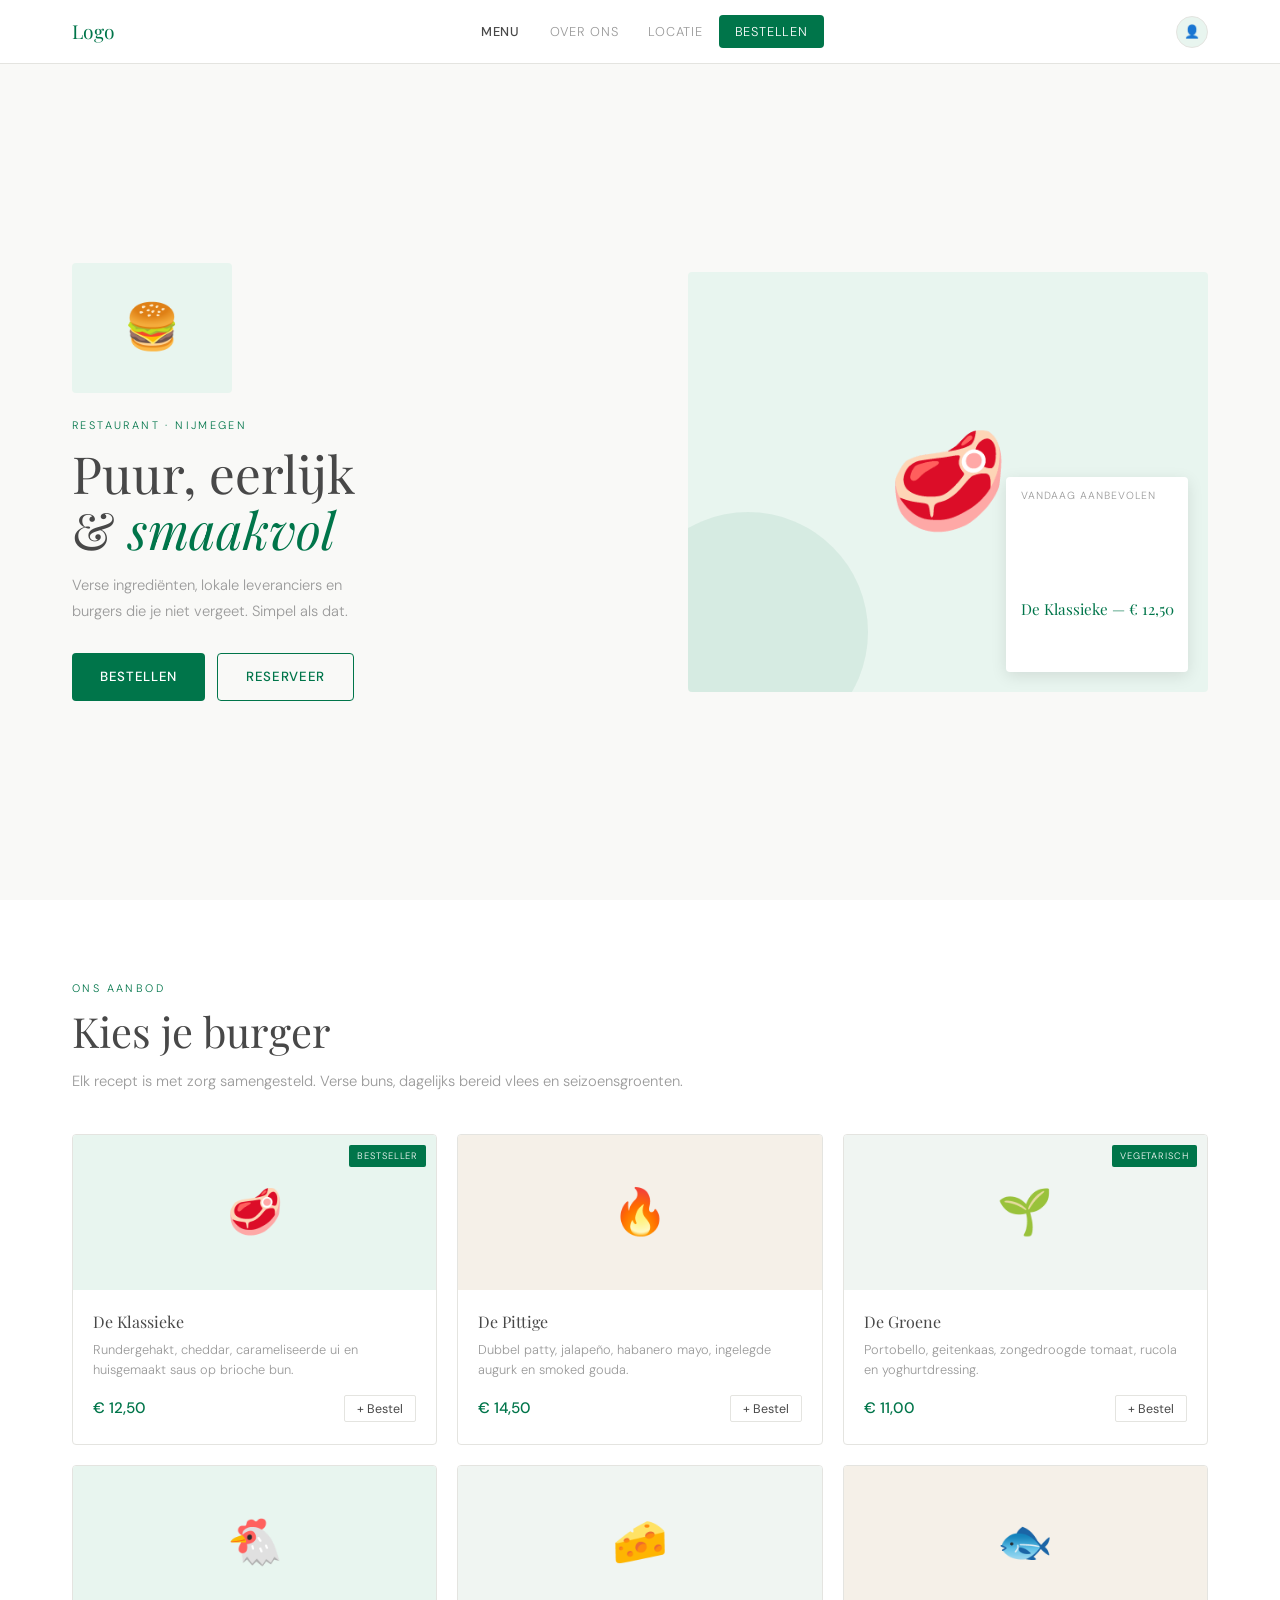
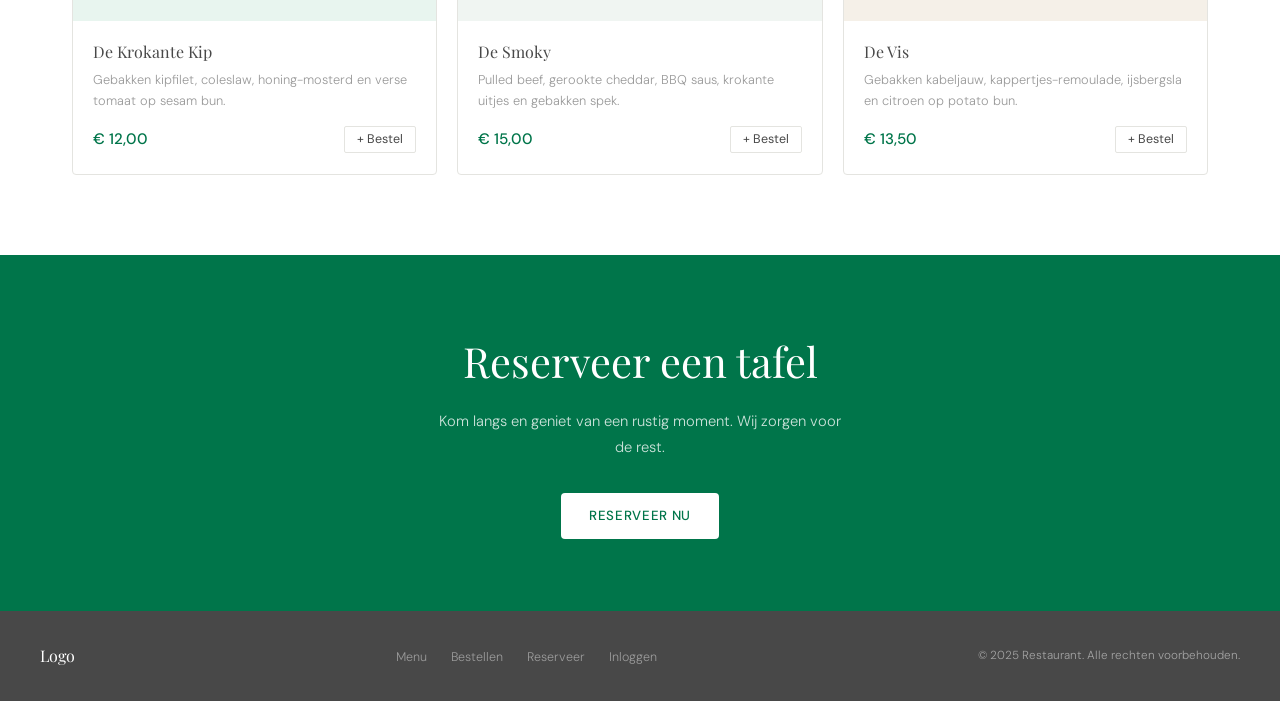
<file: php/index.html>
<!DOCTYPE html>
<html lang="nl">
<head>
  <meta charset="UTF-8" />
  <meta name="viewport" content="width=device-width, initial-scale=1.0" />
  <title>Burger Restaurant — Home</title>
  <link rel="stylesheet" href="style.css" />
  
</head>
<body class="page-wrap">

  <!-- HEADER -->
  <header class="site-header">
    <nav class="site-nav">
      <a href="index.html" class="logo">Logo</a>
      <ul class="nav-links">
        <li><a href="index.html" class="active">Menu</a></li>
        <li><a href="index.html#over-ons">Over ons</a></li>
        <li><a href="index.html#locatie">Locatie</a></li>
        <li><a href="bestellen.html" class="nav-cta">Bestellen</a></li>
      </ul>
      <div class="nav-right">
        <a href="inloggen.html" class="nav-avatar" aria-label="Inloggen">👤</a>
      </div>
    </nav>
  </header>

  <!-- HERO -->
  <section class="hero" aria-label="Welkomst">
    <div class="hero-inner">

      <!-- Links: kleine afbeelding + tekst -->
      <div class="hero-left anim-1">
        <div class="hero-thumb">🍔</div>
        <div class="hero-text">
          <span class="eyebrow">Restaurant · Nijmegen</span>
          <h1>Puur, eerlijk<br />& <em>smaakvol</em></h1>
          <p>Verse ingrediënten, lokale leveranciers en burgers die je niet vergeet. Simpel als dat.</p>
          <div class="hero-btns">
            <a href="bestellen.html" class="btn btn-green">Bestellen</a>
            <a href="formulier.html" class="btn btn-outline">Reserveer</a>
          </div>
        </div>
      </div>

      <!-- Rechts: grote afbeelding -->
      <div class="hero-right anim-2">
        <div class="hero-img-main">
          🥩
          <div class="hero-img-badge">
            <span>Vandaag aanbevolen</span>
            <strong>De Klassieke — € 12,50</strong>
          </div>
        </div>
      </div>

    </div>
  </section>

  <!-- MENU PREVIEW -->
  <section class="menu-section" id="menu">
    <div class="container">
      <div class="menu-head">
        <span class="label-tag">Ons aanbod</span>
        <h2 class="display-title">Kies je burger</h2>
        <p class="body-lead">Elk recept is met zorg samengesteld. Verse buns, dagelijks bereid vlees en seizoensgroenten.</p>
      </div>
      <div class="menu-grid">

        <article class="menu-card">
          <div class="card-img">🥩<span class="card-badge">Bestseller</span></div>
          <div class="card-body">
            <h3>De Klassieke</h3>
            <p>Rundergehakt, cheddar, carameliseerde ui en huisgemaakt saus op brioche bun.</p>
            <div class="card-foot"><span class="card-price">€ 12,50</span><button class="card-add">+ Bestel</button></div>
          </div>
        </article>

        <article class="menu-card">
          <div class="card-img c2">🔥</div>
          <div class="card-body">
            <h3>De Pittige</h3>
            <p>Dubbel patty, jalapeño, habanero mayo, ingelegde augurk en smoked gouda.</p>
            <div class="card-foot"><span class="card-price">€ 14,50</span><button class="card-add">+ Bestel</button></div>
          </div>
        </article>

        <article class="menu-card">
          <div class="card-img c3">🌱<span class="card-badge">Vegetarisch</span></div>
          <div class="card-body">
            <h3>De Groene</h3>
            <p>Portobello, geitenkaas, zongedroogde tomaat, rucola en yoghurtdressing.</p>
            <div class="card-foot"><span class="card-price">€ 11,00</span><button class="card-add">+ Bestel</button></div>
          </div>
        </article>

        <article class="menu-card">
          <div class="card-img">🐔</div>
          <div class="card-body">
            <h3>De Krokante Kip</h3>
            <p>Gebakken kipfilet, coleslaw, honing-mosterd en verse tomaat op sesam bun.</p>
            <div class="card-foot"><span class="card-price">€ 12,00</span><button class="card-add">+ Bestel</button></div>
          </div>
        </article>

        <article class="menu-card">
          <div class="card-img c3">🧀</div>
          <div class="card-body">
            <h3>De Smoky</h3>
            <p>Pulled beef, gerookte cheddar, BBQ saus, krokante uitjes en gebakken spek.</p>
            <div class="card-foot"><span class="card-price">€ 15,00</span><button class="card-add">+ Bestel</button></div>
          </div>
        </article>

        <article class="menu-card">
          <div class="card-img c2">🐟</div>
          <div class="card-body">
            <h3>De Vis</h3>
            <p>Gebakken kabeljauw, kappertjes-remoulade, ijsbergsla en citroen op potato bun.</p>
            <div class="card-foot"><span class="card-price">€ 13,50</span><button class="card-add">+ Bestel</button></div>
          </div>
        </article>

      </div>
    </div>
  </section>

  <!-- CTA -->
  <section class="cta-section" id="reserveer">
    <div class="container">
      <h2>Reserveer een tafel</h2>
      <p>Kom langs en geniet van een rustig moment. Wij zorgen voor de rest.</p>
      <a href="formulier.html" class="btn btn-white">Reserveer nu</a>
    </div>
  </section>

  <!-- FOOTER -->
  <footer class="site-footer">
    <div class="footer-inner">
      <div class="footer-logo">Logo</div>
      <ul class="footer-links">
        <li><a href="#menu">Menu</a></li>
        <li><a href="bestellen.html">Bestellen</a></li>
        <li><a href="formulier.html">Reserveer</a></li>
        <li><a href="inloggen.html">Inloggen</a></li>
      </ul>
      <p class="footer-copy">© 2025 Restaurant. Alle rechten voorbehouden.</p>
    </div>
  </footer>

</body>
</html>
</file>
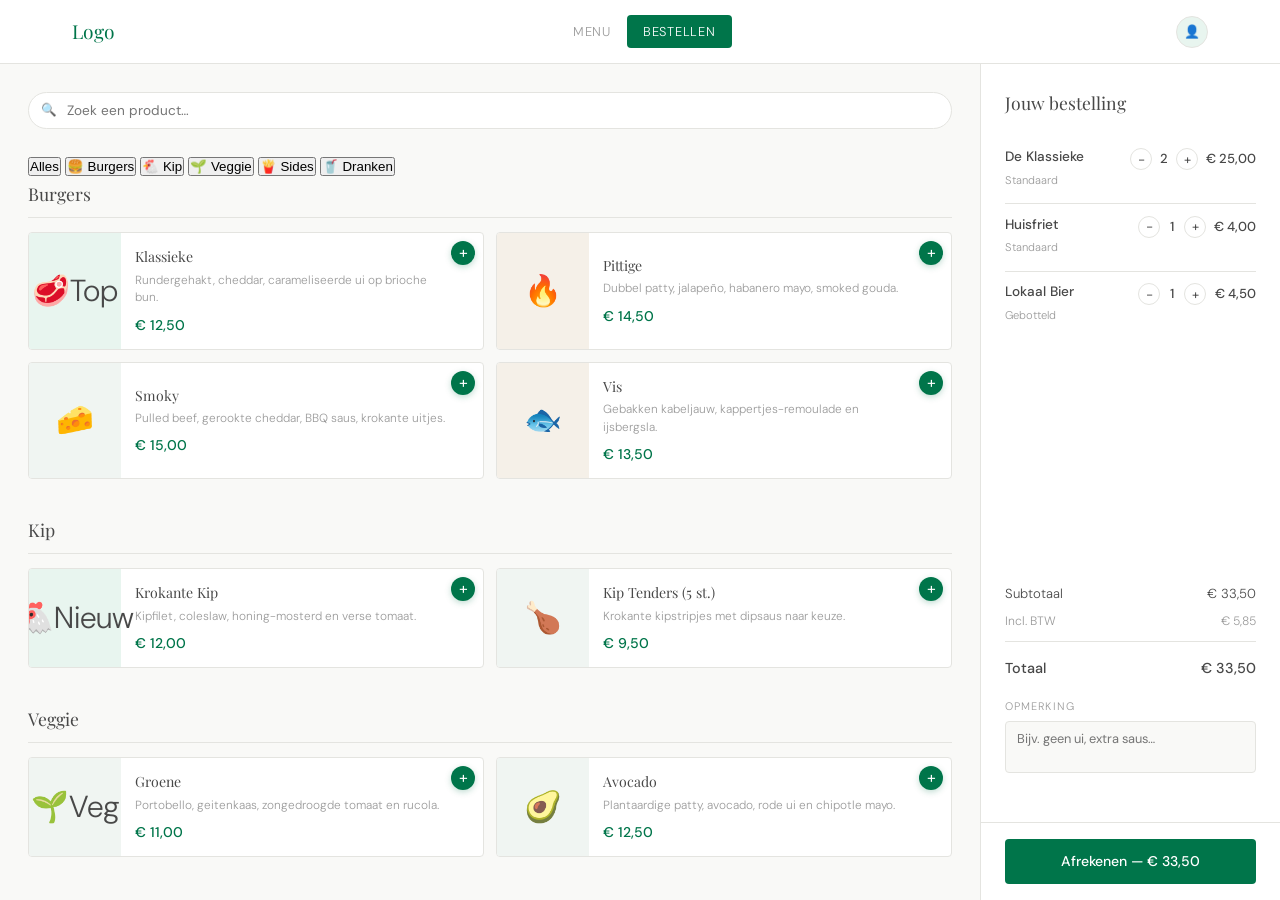
<file: app/bestellen.html>
<!DOCTYPE html>
<html lang="nl">
<head>
  <meta charset="UTF-8" />
  <meta name="viewport" content="width=device-width, initial-scale=1.0" />
  <title>Bestellen</title>
  <link rel="stylesheet" href="style.css" />
</head>
<body>

  <header class="site-header">
    <nav class="site-nav">
      <a href="index.html" class="logo">Logo</a>
      <ul class="nav-links">
        <li><a href="index.html">Menu</a></li>
        <li><a href="bestellen.html" class="nav-cta">Bestellen</a></li>
      </ul>
      <div class="nav-right">
        <button class="cart-toggle-btn" aria-label="Winkelwagen">🛒 <span class="cart-badge">3</span></button>
        <a href="inlog.html" class="nav-avatar">👤</a>
      </div>
    </nav>
  </header>

  <div class="order-layout">

    <!-- MENU LINKS -->
    <main class="menu-col">

      <!-- Zoekbalk -->
      <div class="search-bar">
        <input type="search" placeholder="Zoek een product…" aria-label="Zoeken" />
      </div>

      <!-- Categorie knoppen -->
      <div class="cat-bar" role="tablist">
        <button class="cat-btn active" data-cat="all">Alles</button>
        <button class="cat-btn" data-cat="burgers">🍔 Burgers</button>
        <button class="cat-btn" data-cat="kip">🐔 Kip</button>
        <button class="cat-btn" data-cat="veggie">🌱 Veggie</button>
        <button class="cat-btn" data-cat="sides">🍟 Sides</button>
        <button class="cat-btn" data-cat="dranken">🥤 Dranken</button>
      </div>

      <!-- Burgers -->
      <section class="product-section" data-section="burgers">
        <h2 class="section-head">Burgers</h2>
        <div class="product-grid">

          <article class="product-card" data-cat="burgers">
            <div class="prod-img">🥩<span class="prod-badge">Top</span></div>
            <div class="prod-body">
              <h3>Klassieke</h3>
              <p>Rundergehakt, cheddar, carameliseerde ui op brioche bun.</p>
              <span class="prod-price">€ 12,50</span>
            </div>
            <button class="prod-add" aria-label="Toevoegen">+</button>
          </article>

          <article class="product-card" data-cat="burgers">
            <div class="prod-img c2">🔥</div>
            <div class="prod-body">
              <h3>Pittige</h3>
              <p>Dubbel patty, jalapeño, habanero mayo, smoked gouda.</p>
              <span class="prod-price">€ 14,50</span>
            </div>
            <button class="prod-add" aria-label="Toevoegen">+</button>
          </article>

          <article class="product-card" data-cat="burgers">
            <div class="prod-img c3">🧀</div>
            <div class="prod-body">
              <h3>Smoky</h3>
              <p>Pulled beef, gerookte cheddar, BBQ saus, krokante uitjes.</p>
              <span class="prod-price">€ 15,00</span>
            </div>
            <button class="prod-add" aria-label="Toevoegen">+</button>
          </article>

          <article class="product-card" data-cat="burgers">
            <div class="prod-img c2">🐟</div>
            <div class="prod-body">
              <h3>Vis</h3>
              <p>Gebakken kabeljauw, kappertjes-remoulade en ijsbergsla.</p>
              <span class="prod-price">€ 13,50</span>
            </div>
            <button class="prod-add" aria-label="Toevoegen">+</button>
          </article>

        </div>
      </section>

      <!-- Kip -->
      <section class="product-section" data-section="kip">
        <h2 class="section-head">Kip</h2>
        <div class="product-grid">

          <article class="product-card" data-cat="kip">
            <div class="prod-img">🐔<span class="prod-badge">Nieuw</span></div>
            <div class="prod-body">
              <h3>Krokante Kip</h3>
              <p>Kipfilet, coleslaw, honing-mosterd en verse tomaat.</p>
              <span class="prod-price">€ 12,00</span>
            </div>
            <button class="prod-add" aria-label="Toevoegen">+</button>
          </article>

          <article class="product-card" data-cat="kip">
            <div class="prod-img c3">🍗</div>
            <div class="prod-body">
              <h3>Kip Tenders (5 st.)</h3>
              <p>Krokante kipstripjes met dipsaus naar keuze.</p>
              <span class="prod-price">€ 9,50</span>
            </div>
            <button class="prod-add" aria-label="Toevoegen">+</button>
          </article>

        </div>
      </section>

      <!-- Veggie -->
      <section class="product-section" data-section="veggie">
        <h2 class="section-head">Veggie</h2>
        <div class="product-grid">

          <article class="product-card" data-cat="veggie">
            <div class="prod-img c3">🌱<span class="prod-badge">Veg</span></div>
            <div class="prod-body">
              <h3>Groene</h3>
              <p>Portobello, geitenkaas, zongedroogde tomaat en rucola.</p>
              <span class="prod-price">€ 11,00</span>
            </div>
            <button class="prod-add" aria-label="Toevoegen">+</button>
          </article>

          <article class="product-card" data-cat="veggie">
            <div class="prod-img c3">🥑</div>
            <div class="prod-body">
              <h3>Avocado</h3>
              <p>Plantaardige patty, avocado, rode ui en chipotle mayo.</p>
              <span class="prod-price">€ 12,50</span>
            </div>
            <button class="prod-add" aria-label="Toevoegen">+</button>
          </article>

        </div>
      </section>

      <!-- Sides -->
      <section class="product-section" data-section="sides">
        <h2 class="section-head">Sides</h2>
        <div class="product-grid">

          <article class="product-card" data-cat="sides">
            <div class="prod-img">🍟</div>
            <div class="prod-body">
              <h3>Huisfriet</h3>
              <p>Verse friet, dagelijks gesneden met huismayonaise.</p>
              <span class="prod-price">€ 4,00</span>
            </div>
            <button class="prod-add" aria-label="Toevoegen">+</button>
          </article>

          <article class="product-card" data-cat="sides">
            <div class="prod-img c2">🧅</div>
            <div class="prod-body">
              <h3>Uienringen</h3>
              <p>Krokante uienringen met bierbeslag en dipsaus.</p>
              <span class="prod-price">€ 4,50</span>
            </div>
            <button class="prod-add" aria-label="Toevoegen">+</button>
          </article>

        </div>
      </section>

      <!-- Dranken -->
      <section class="product-section" data-section="dranken">
        <h2 class="section-head">Dranken</h2>
        <div class="product-grid">

          <article class="product-card" data-cat="dranken">
            <div class="prod-img">🥤</div>
            <div class="prod-body">
              <h3>Frisdrank</h3>
              <p>Cola, Fanta, Sprite of water naar keuze.</p>
              <span class="prod-price">€ 3,00</span>
            </div>
            <button class="prod-add" aria-label="Toevoegen">+</button>
          </article>

          <article class="product-card" data-cat="dranken">
            <div class="prod-img c2">🍺</div>
            <div class="prod-body">
              <h3>Lokaal Bier</h3>
              <p>Wisselend lokaal bier op tap of gebotteld.</p>
              <span class="prod-price">€ 4,50</span>
            </div>
            <button class="prod-add" aria-label="Toevoegen">+</button>
          </article>

        </div>
      </section>

    </main>

    <!-- WINKELWAGEN RECHTS -->
    <aside class="cart-col" id="cart" aria-label="Winkelwagen">
      <div class="cart-scroll">
        <div class="cart-title">
          Jouw bestelling
          <button class="cart-close-btn" aria-label="Sluiten">✕</button>
        </div>

        <ul class="cart-items">
          <li class="cart-item">
            <div class="ci-info"><span class="ci-name">De Klassieke</span><span class="ci-desc">Standaard</span></div>
            <div class="ci-controls"><button class="qty-btn">−</button><span class="qty-num">2</span><button class="qty-btn">+</button></div>
            <span class="ci-price">€ 25,00</span>
          </li>
          <li class="cart-item">
            <div class="ci-info"><span class="ci-name">Huisfriet</span><span class="ci-desc">Standaard</span></div>
            <div class="ci-controls"><button class="qty-btn">−</button><span class="qty-num">1</span><button class="qty-btn">+</button></div>
            <span class="ci-price">€ 4,00</span>
          </li>
          <li class="cart-item">
            <div class="ci-info"><span class="ci-name">Lokaal Bier</span><span class="ci-desc">Gebotteld</span></div>
            <div class="ci-controls"><button class="qty-btn">−</button><span class="qty-num">1</span><button class="qty-btn">+</button></div>
            <span class="ci-price">€ 4,50</span>
          </li>
        </ul>

        <div class="cart-totals">
          <div class="cart-row"><span>Subtotaal</span><span>€ 33,50</span></div>
          <div class="cart-row muted"><span>Incl. BTW</span><span>€ 5,85</span></div>
          <div class="cart-divider"></div>
          <div class="cart-row total"><span>Totaal</span><span>€ 33,50</span></div>
        </div>

        <div class="cart-note">
          <label for="note">Opmerking</label>
          <textarea id="note" rows="2" placeholder="Bijv. geen ui, extra saus…"></textarea>
        </div>
      </div>

      <div class="cart-footer">
        <button class="btn-checkout">Afrekenen — € 33,50</button>
      </div>
    </aside>

  </div><!-- /order-layout -->

  <div class="cart-overlay"></div>

  <script>
    // Categorie filter
    document.querySelectorAll('.cat-btn').forEach(btn => {
      btn.addEventListener('click', () => {
        document.querySelectorAll('.cat-btn').forEach(b => b.classList.remove('active'));
        btn.classList.add('active');
        const cat = btn.dataset.cat;
        document.querySelectorAll('.product-section').forEach(s => {
          s.style.display = (cat === 'all' || s.dataset.section === cat) ? '' : 'none';
        });
      });
    });
    // Mobiel cart
    const cart    = document.getElementById('cart');
    const overlay = document.querySelector('.cart-overlay');
    const openBtn = document.querySelector('.cart-toggle-btn');
    const closeBtn = document.querySelector('.cart-close-btn');
    function openCart()  { cart.classList.add('open');    overlay.classList.add('visible');    document.body.style.overflow = 'hidden'; }
    function closeCart() { cart.classList.remove('open'); overlay.classList.remove('visible'); document.body.style.overflow = ''; }
    openBtn.addEventListener('click', openCart);
    closeBtn.addEventListener('click', closeCart);
    overlay.addEventListener('click', closeCart);
  </script>

</body>
</html>
</file>
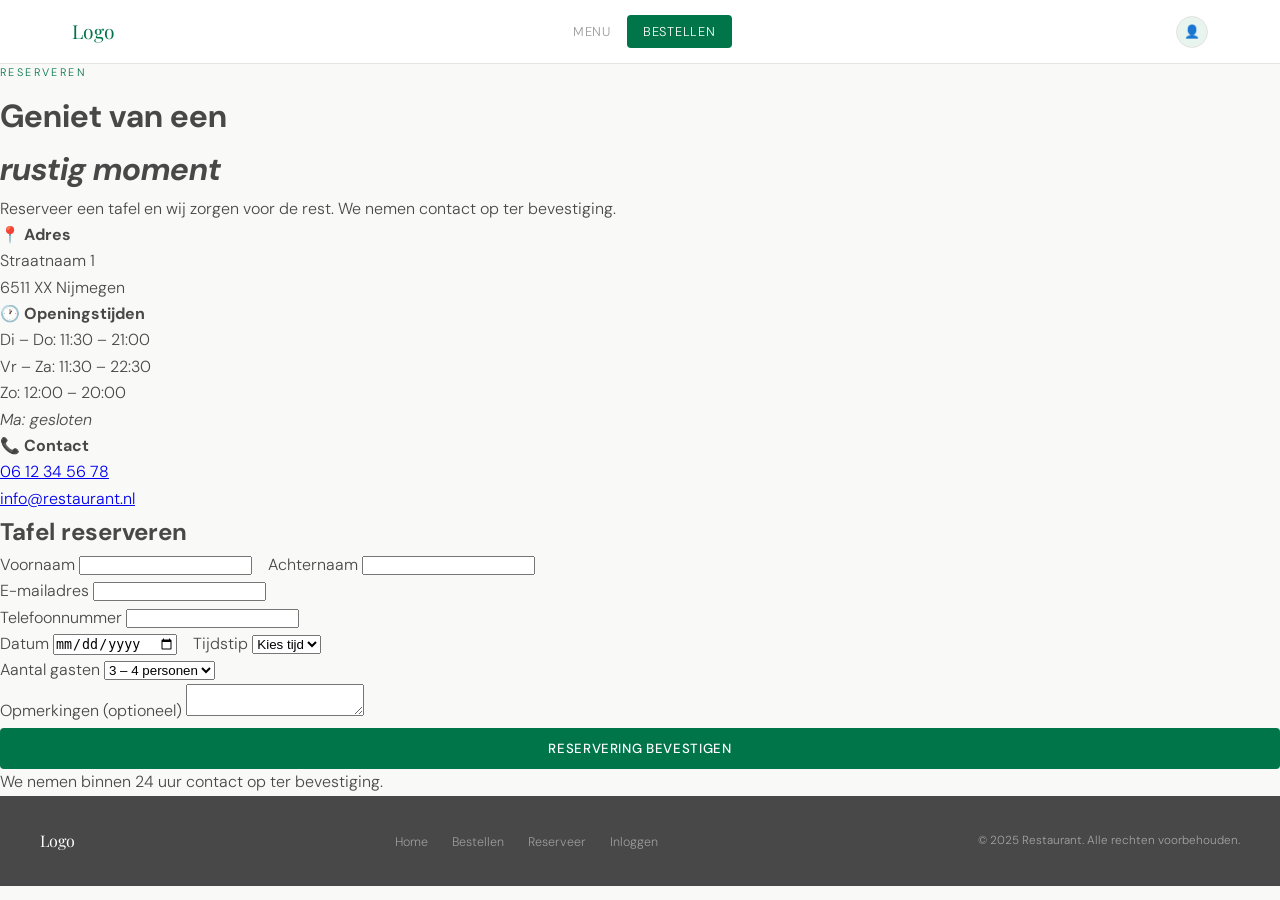
<file: app/formulier.html>
<!DOCTYPE html>
<html lang="nl">
<head>
  <meta charset="UTF-8" />
  <meta name="viewport" content="width=device-width, initial-scale=1.0" />
  <title>Reserveer een tafel</title>
  <link rel="stylesheet" href="style.css" />
  
</head>
<body class="page-wrap">

  <header class="site-header">
    <nav class="site-nav">
      <a href="index.html" class="logo">Logo</a>
      <ul class="nav-links">
        <li><a href="index.html">Menu</a></li>
        <li><a href="bestellen.html" class="nav-cta">Bestellen</a></li>
      </ul>
      <div class="nav-right">
        <a href="inlog.html" class="nav-avatar">👤</a>
      </div>
    </nav>
  </header>

  <main>
    <div class="form-wrap">

      <!-- INFO LINKS -->
      <div class="form-info anim-1">
        <span class="label-tag">Reserveren</span>
        <h1>Geniet van een<br /><em>rustig moment</em></h1>
        <p>Reserveer een tafel en wij zorgen voor de rest. We nemen contact op ter bevestiging.</p>

        <div class="info-blocks">
          <div class="info-block">
            <h4>📍 Adres</h4>
            <p>Straatnaam 1<br />6511 XX Nijmegen</p>
          </div>
          <div class="info-block">
            <h4>🕐 Openingstijden</h4>
            <p>Di – Do: 11:30 – 21:00<br />Vr – Za: 11:30 – 22:30<br />Zo: 12:00 – 20:00<br /><em style="color:var(--gray)">Ma: gesloten</em></p>
          </div>
          <div class="info-block">
            <h4>📞 Contact</h4>
            <p><a href="tel:+31612345678">06 12 34 56 78</a><br /><a href="mailto:info@restaurant.nl">info@restaurant.nl</a></p>
          </div>
        </div>
      </div>

      <!-- FORMULIER RECHTS -->
      <div class="form-card anim-2">
        <h2>Tafel reserveren</h2>
        <form novalidate>

          <div class="field-row">
            <div class="field">
              <label for="voornaam">Voornaam</label>
              <input type="text" id="voornaam" placeholder="" />
            </div>
            <div class="field">
              <label for="achternaam">Achternaam</label>
              <input type="text" id="achternaam" placeholder="" />
            </div>
          </div>

          <div class="field">
            <label for="email">E-mailadres</label>
            <input type="email" id="email" placeholder="" />
          </div>

          <div class="field">
            <label for="telefoon">Telefoonnummer</label>
            <input type="tel" id="telefoon" placeholder="" />
          </div>

          <div class="field-row">
            <div class="field">
              <label for="datum">Datum</label>
              <input type="date" id="datum" />
            </div>
            <div class="field">
              <label for="tijd">Tijdstip</label>
              <select id="tijd">
                <option value="">Kies tijd</option>
                <option>11:30</option><option>12:00</option><option>12:30</option>
                <option>13:00</option><option>17:00</option><option>17:30</option>
                <option>18:00</option><option>18:30</option><option>19:00</option>
                <option>19:30</option><option>20:00</option>
              </select>
            </div>
          </div>

          <div class="field">
            <label for="gasten">Aantal gasten</label>
            <select id="gasten">
              <option>1 persoon</option>
              <option>2 personen</option>
              <option selected>3 – 4 personen</option>
              <option>5 – 6 personen</option>
              <option>7 of meer</option>
            </select>
          </div>

          <div class="field">
            <label for="opmerkingen">Opmerkingen (optioneel)</label>
            <textarea id="opmerkingen" placeholder=""></textarea>
          </div>

          <button type="submit" class="btn btn-green btn-full" style="margin-top:0.25rem;">
            Reservering bevestigen
          </button>

          <p class="form-note">We nemen binnen 24 uur contact op ter bevestiging.</p>

        </form>
      </div>

    </div>
  </main>

  <footer class="site-footer">
    <div class="footer-inner">
      <div class="footer-logo">Logo</div>
      <ul class="footer-links">
        <li><a href="index.html">Home</a></li>
        <li><a href="bestellen.html">Bestellen</a></li>
        <li><a href="formulier.html">Reserveer</a></li>
        <li><a href="inlog.html">Inloggen</a></li>
      </ul>
      <p class="footer-copy">© 2025 Restaurant. Alle rechten voorbehouden.</p>
    </div>
  </footer>

</body>
</html>
</file>
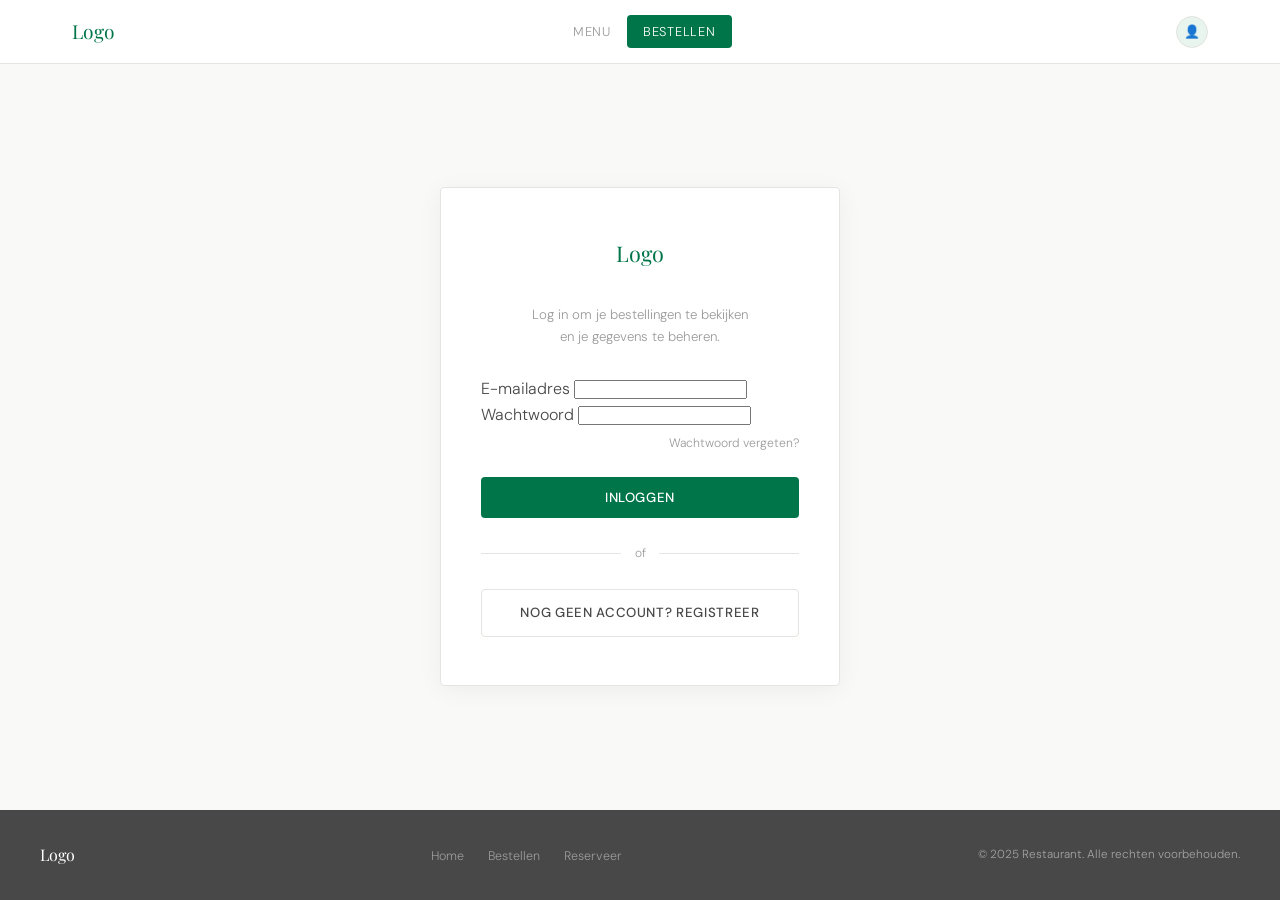
<file: app/inlog.html>
<!DOCTYPE html>
<html lang="nl">
<head>
  <meta charset="UTF-8" />
  <meta name="viewport" content="width=device-width, initial-scale=1.0" />
  <title>Inloggen</title>
  <link rel="stylesheet" href="style.css" />

</head>
<body class="page-wrap">

  <header class="site-header">
    <nav class="site-nav">
      <a href="index.html" class="logo">Logo</a>
      <ul class="nav-links">
        <li><a href="index.html">Menu</a></li>
        <li><a href="bestellen.html" class="nav-cta">Bestellen</a></li>
      </ul>
      <div class="nav-right">
        <a href="inlog.html" class="nav-avatar">👤</a>
      </div>
    </nav>
  </header>

  <main class="login-wrap">
    <div class="login-card anim-1">

      <!-- Logo -->
      <div class="login-logo">
        <span class="login-logo-text">Logo</span>
      </div>

      <p class="login-sub">Log in om je bestellingen te bekijken<br />en je gegevens te beheren.</p>

      <!-- Velden -->
      <div class="login-fields">
        <div class="field">
          <label for="email">E-mailadres</label>
          <input type="email" id="email"/>
        </div>
        <div class="field">
          <label for="wachtwoord">Wachtwoord</label>
          <input type="password" id="wachtwoord"/>
        </div>
        <a href="#" class="forgot-link">Wachtwoord vergeten?</a>
      </div>

      <!-- Knoppen — zoals wireframe: twee knoppen onder elkaar -->
      <div class="login-actions">
        <button type="button" class="btn btn-green btn-full">Inloggen</button>
        <div class="divider">of</div>
        <a href="#" class="btn btn-ghost btn-full">Nog geen account? Registreer</a>
      </div>

    </div>
  </main>

  <footer class="site-footer">
    <div class="footer-inner">
      <div class="footer-logo">Logo</div>
      <ul class="footer-links">
        <li><a href="index.html">Home</a></li>
        <li><a href="bestellen.html">Bestellen</a></li>
        <li><a href="formulier.html">Reserveer</a></li>
      </ul>
      <p class="footer-copy">© 2025 Restaurant. Alle rechten voorbehouden.</p>
    </div>
  </footer>

</body>
</html>
</file>
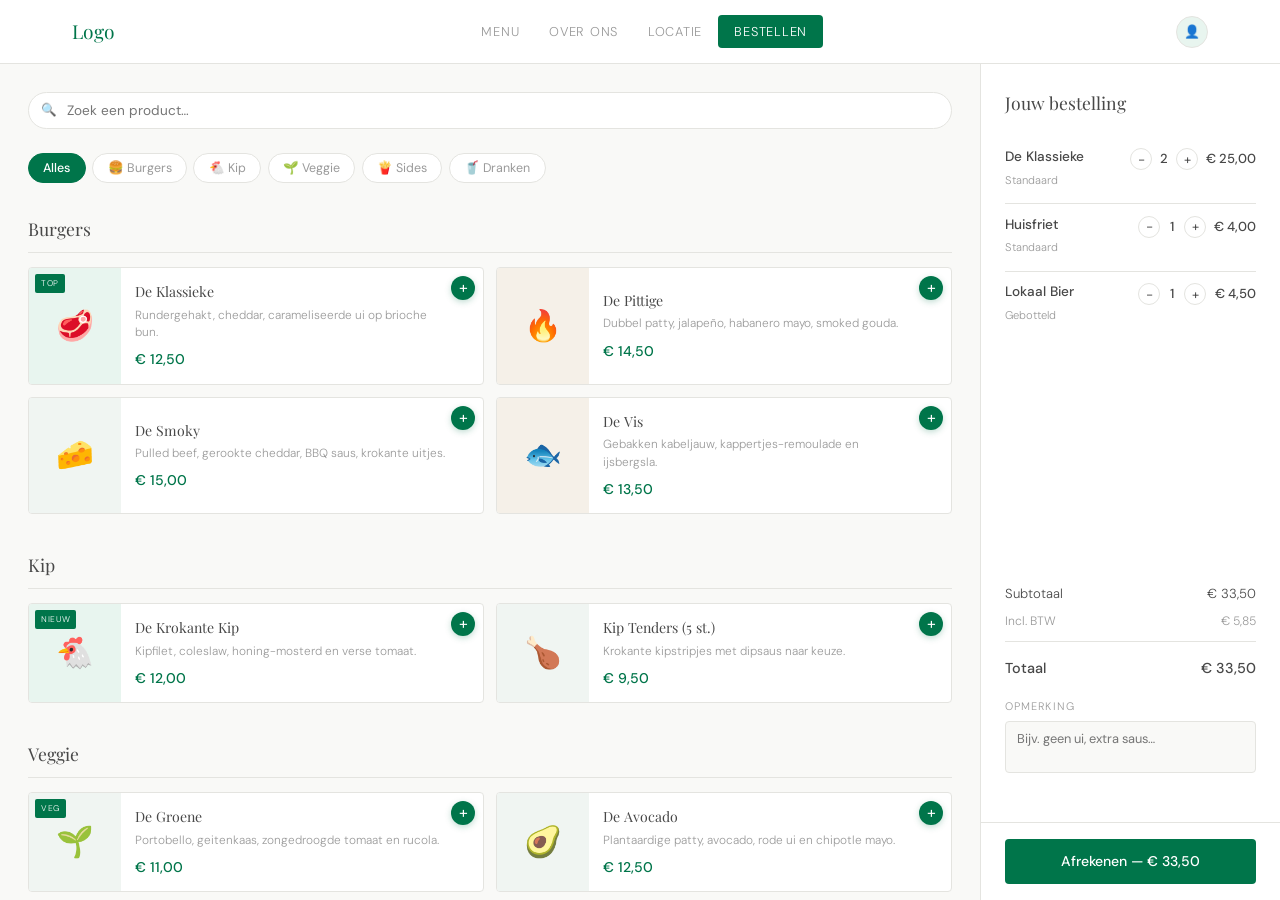
<file: php/bestellen.html>
<!DOCTYPE html>
<html lang="nl">
<head>
  <meta charset="UTF-8" />
  <meta name="viewport" content="width=device-width, initial-scale=1.0" />
  <title>Bestellen</title>
  <link rel="stylesheet" href="style.css" />
</head>
<body>

  <header class="site-header">
    <nav class="site-nav">
      <a href="index.html" class="logo">Logo</a>
      <ul class="nav-links">
        <li><a href="index.html">Menu</a></li>
        <li><a href="index.html#over-ons">Over ons</a></li>
        <li><a href="index.html#locatie">Locatie</a></li>
        <li><a href="bestellen.html" class="nav-cta">Bestellen</a></li>
      </ul>
      <div class="nav-right">
        <button class="cart-toggle-btn" aria-label="Winkelwagen">🛒 <span class="cart-badge">3</span></button>
        <a href="inloggen.html" class="nav-avatar">👤</a>
      </div>
    </nav>
  </header>

  <div class="order-layout">

    <!-- MENU LINKS -->
    <main class="menu-col">

      <!-- Zoekbalk -->
      <div class="search-bar">
        <input type="search" placeholder="Zoek een product…" aria-label="Zoeken" />
      </div>

      <!-- Categorie knoppen -->
      <div class="cat-bar" role="tablist">
        <button class="cat-btn active" data-cat="all">Alles</button>
        <button class="cat-btn" data-cat="burgers">🍔 Burgers</button>
        <button class="cat-btn" data-cat="kip">🐔 Kip</button>
        <button class="cat-btn" data-cat="veggie">🌱 Veggie</button>
        <button class="cat-btn" data-cat="sides">🍟 Sides</button>
        <button class="cat-btn" data-cat="dranken">🥤 Dranken</button>
      </div>

      <!-- Burgers -->
      <section class="product-section" data-section="burgers">
        <h2 class="section-head">Burgers</h2>
        <div class="product-grid">

          <article class="product-card" data-cat="burgers">
            <div class="prod-img">🥩<span class="prod-badge">Top</span></div>
            <div class="prod-body">
              <h3>De Klassieke</h3>
              <p>Rundergehakt, cheddar, carameliseerde ui op brioche bun.</p>
              <span class="prod-price">€ 12,50</span>
            </div>
            <button class="prod-add" aria-label="Toevoegen">+</button>
          </article>

          <article class="product-card" data-cat="burgers">
            <div class="prod-img c2">🔥</div>
            <div class="prod-body">
              <h3>De Pittige</h3>
              <p>Dubbel patty, jalapeño, habanero mayo, smoked gouda.</p>
              <span class="prod-price">€ 14,50</span>
            </div>
            <button class="prod-add" aria-label="Toevoegen">+</button>
          </article>

          <article class="product-card" data-cat="burgers">
            <div class="prod-img c3">🧀</div>
            <div class="prod-body">
              <h3>De Smoky</h3>
              <p>Pulled beef, gerookte cheddar, BBQ saus, krokante uitjes.</p>
              <span class="prod-price">€ 15,00</span>
            </div>
            <button class="prod-add" aria-label="Toevoegen">+</button>
          </article>

          <article class="product-card" data-cat="burgers">
            <div class="prod-img c2">🐟</div>
            <div class="prod-body">
              <h3>De Vis</h3>
              <p>Gebakken kabeljauw, kappertjes-remoulade en ijsbergsla.</p>
              <span class="prod-price">€ 13,50</span>
            </div>
            <button class="prod-add" aria-label="Toevoegen">+</button>
          </article>

        </div>
      </section>

      <!-- Kip -->
      <section class="product-section" data-section="kip">
        <h2 class="section-head">Kip</h2>
        <div class="product-grid">

          <article class="product-card" data-cat="kip">
            <div class="prod-img">🐔<span class="prod-badge">Nieuw</span></div>
            <div class="prod-body">
              <h3>De Krokante Kip</h3>
              <p>Kipfilet, coleslaw, honing-mosterd en verse tomaat.</p>
              <span class="prod-price">€ 12,00</span>
            </div>
            <button class="prod-add" aria-label="Toevoegen">+</button>
          </article>

          <article class="product-card" data-cat="kip">
            <div class="prod-img c3">🍗</div>
            <div class="prod-body">
              <h3>Kip Tenders (5 st.)</h3>
              <p>Krokante kipstripjes met dipsaus naar keuze.</p>
              <span class="prod-price">€ 9,50</span>
            </div>
            <button class="prod-add" aria-label="Toevoegen">+</button>
          </article>

        </div>
      </section>

      <!-- Veggie -->
      <section class="product-section" data-section="veggie">
        <h2 class="section-head">Veggie</h2>
        <div class="product-grid">

          <article class="product-card" data-cat="veggie">
            <div class="prod-img c3">🌱<span class="prod-badge">Veg</span></div>
            <div class="prod-body">
              <h3>De Groene</h3>
              <p>Portobello, geitenkaas, zongedroogde tomaat en rucola.</p>
              <span class="prod-price">€ 11,00</span>
            </div>
            <button class="prod-add" aria-label="Toevoegen">+</button>
          </article>

          <article class="product-card" data-cat="veggie">
            <div class="prod-img c3">🥑</div>
            <div class="prod-body">
              <h3>De Avocado</h3>
              <p>Plantaardige patty, avocado, rode ui en chipotle mayo.</p>
              <span class="prod-price">€ 12,50</span>
            </div>
            <button class="prod-add" aria-label="Toevoegen">+</button>
          </article>

        </div>
      </section>

      <!-- Sides -->
      <section class="product-section" data-section="sides">
        <h2 class="section-head">Sides</h2>
        <div class="product-grid">

          <article class="product-card" data-cat="sides">
            <div class="prod-img">🍟</div>
            <div class="prod-body">
              <h3>Huisfriet</h3>
              <p>Verse friet, dagelijks gesneden met huismayonaise.</p>
              <span class="prod-price">€ 4,00</span>
            </div>
            <button class="prod-add" aria-label="Toevoegen">+</button>
          </article>

          <article class="product-card" data-cat="sides">
            <div class="prod-img c2">🧅</div>
            <div class="prod-body">
              <h3>Uienringen</h3>
              <p>Krokante uienringen met bierbeslag en dipsaus.</p>
              <span class="prod-price">€ 4,50</span>
            </div>
            <button class="prod-add" aria-label="Toevoegen">+</button>
          </article>

        </div>
      </section>

      <!-- Dranken -->
      <section class="product-section" data-section="dranken">
        <h2 class="section-head">Dranken</h2>
        <div class="product-grid">

          <article class="product-card" data-cat="dranken">
            <div class="prod-img">🥤</div>
            <div class="prod-body">
              <h3>Frisdrank</h3>
              <p>Cola, Fanta, Sprite of water naar keuze.</p>
              <span class="prod-price">€ 3,00</span>
            </div>
            <button class="prod-add" aria-label="Toevoegen">+</button>
          </article>

          <article class="product-card" data-cat="dranken">
            <div class="prod-img c2">🍺</div>
            <div class="prod-body">
              <h3>Lokaal Bier</h3>
              <p>Wisselend lokaal bier op tap of gebotteld.</p>
              <span class="prod-price">€ 4,50</span>
            </div>
            <button class="prod-add" aria-label="Toevoegen">+</button>
          </article>

        </div>
      </section>

    </main>

    <!-- WINKELWAGEN RECHTS -->
    <aside class="cart-col" id="cart" aria-label="Winkelwagen">
      <div class="cart-scroll">
        <div class="cart-title">
          Jouw bestelling
          <button class="cart-close-btn" aria-label="Sluiten">✕</button>
        </div>

        <ul class="cart-items">
          <li class="cart-item">
            <div class="ci-info"><span class="ci-name">De Klassieke</span><span class="ci-desc">Standaard</span></div>
            <div class="ci-controls"><button class="qty-btn">−</button><span class="qty-num">2</span><button class="qty-btn">+</button></div>
            <span class="ci-price">€ 25,00</span>
          </li>
          <li class="cart-item">
            <div class="ci-info"><span class="ci-name">Huisfriet</span><span class="ci-desc">Standaard</span></div>
            <div class="ci-controls"><button class="qty-btn">−</button><span class="qty-num">1</span><button class="qty-btn">+</button></div>
            <span class="ci-price">€ 4,00</span>
          </li>
          <li class="cart-item">
            <div class="ci-info"><span class="ci-name">Lokaal Bier</span><span class="ci-desc">Gebotteld</span></div>
            <div class="ci-controls"><button class="qty-btn">−</button><span class="qty-num">1</span><button class="qty-btn">+</button></div>
            <span class="ci-price">€ 4,50</span>
          </li>
        </ul>

        <div class="cart-totals">
          <div class="cart-row"><span>Subtotaal</span><span>€ 33,50</span></div>
          <div class="cart-row muted"><span>Incl. BTW</span><span>€ 5,85</span></div>
          <div class="cart-divider"></div>
          <div class="cart-row total"><span>Totaal</span><span>€ 33,50</span></div>
        </div>

        <div class="cart-note">
          <label for="note">Opmerking</label>
          <textarea id="note" rows="2" placeholder="Bijv. geen ui, extra saus…"></textarea>
        </div>
      </div>

      <div class="cart-footer">
        <button class="btn-checkout">Afrekenen — € 33,50</button>
      </div>
    </aside>

  </div><!-- /order-layout -->

  <div class="cart-overlay"></div>

  <script>
    // Categorie filter
    document.querySelectorAll('.cat-btn').forEach(btn => {
      btn.addEventListener('click', () => {
        document.querySelectorAll('.cat-btn').forEach(b => b.classList.remove('active'));
        btn.classList.add('active');
        const cat = btn.dataset.cat;
        document.querySelectorAll('.product-section').forEach(s => {
          s.style.display = (cat === 'all' || s.dataset.section === cat) ? '' : 'none';
        });
      });
    });
    // Mobiel cart
    const cart    = document.getElementById('cart');
    const overlay = document.querySelector('.cart-overlay');
    const openBtn = document.querySelector('.cart-toggle-btn');
    const closeBtn = document.querySelector('.cart-close-btn');
    function openCart()  { cart.classList.add('open');    overlay.classList.add('visible');    document.body.style.overflow = 'hidden'; }
    function closeCart() { cart.classList.remove('open'); overlay.classList.remove('visible'); document.body.style.overflow = ''; }
    openBtn.addEventListener('click', openCart);
    closeBtn.addEventListener('click', closeCart);
    overlay.addEventListener('click', closeCart);
  </script>

</body>
</html>
</file>
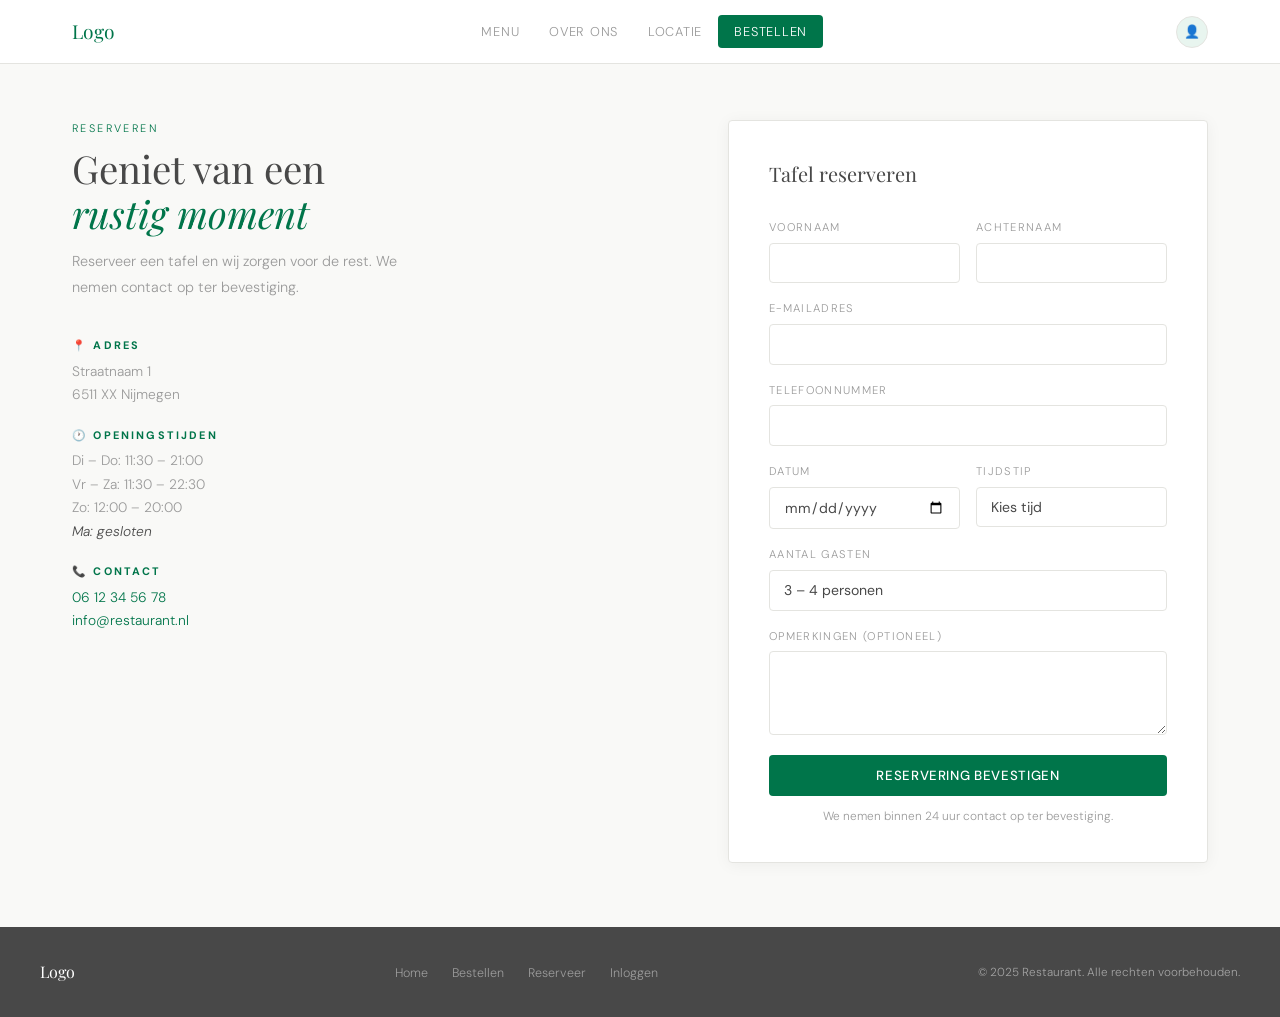
<file: php/formulier.html>
<!DOCTYPE html>
<html lang="nl">
<head>
  <meta charset="UTF-8" />
  <meta name="viewport" content="width=device-width, initial-scale=1.0" />
  <title>Reserveer een tafel</title>
  <link rel="stylesheet" href="style.css" />
  
</head>
<body class="page-wrap">

  <header class="site-header">
    <nav class="site-nav">
      <a href="index.html" class="logo">Logo</a>
      <ul class="nav-links">
        <li><a href="index.html">Menu</a></li>
        <li><a href="index.html#over-ons">Over ons</a></li>
        <li><a href="index.html#locatie">Locatie</a></li>
        <li><a href="bestellen.html" class="nav-cta">Bestellen</a></li>
      </ul>
      <div class="nav-right">
        <a href="inloggen.html" class="nav-avatar">👤</a>
      </div>
    </nav>
  </header>

  <main>
    <div class="form-wrap">

      <!-- INFO LINKS -->
      <div class="form-info anim-1">
        <span class="label-tag">Reserveren</span>
        <h1>Geniet van een<br /><em>rustig moment</em></h1>
        <p>Reserveer een tafel en wij zorgen voor de rest. We nemen contact op ter bevestiging.</p>

        <div class="info-blocks">
          <div class="info-block">
            <h4>📍 Adres</h4>
            <p>Straatnaam 1<br />6511 XX Nijmegen</p>
          </div>
          <div class="info-block">
            <h4>🕐 Openingstijden</h4>
            <p>Di – Do: 11:30 – 21:00<br />Vr – Za: 11:30 – 22:30<br />Zo: 12:00 – 20:00<br /><em style="color:var(--gray)">Ma: gesloten</em></p>
          </div>
          <div class="info-block">
            <h4>📞 Contact</h4>
            <p><a href="tel:+31612345678">06 12 34 56 78</a><br /><a href="mailto:info@restaurant.nl">info@restaurant.nl</a></p>
          </div>
        </div>
      </div>

      <!-- FORMULIER RECHTS -->
      <div class="form-card anim-2">
        <h2>Tafel reserveren</h2>
        <form novalidate>

          <div class="field-row">
            <div class="field">
              <label for="voornaam">Voornaam</label>
              <input type="text" id="voornaam" placeholder="" />
            </div>
            <div class="field">
              <label for="achternaam">Achternaam</label>
              <input type="text" id="achternaam" placeholder="" />
            </div>
          </div>

          <div class="field">
            <label for="email">E-mailadres</label>
            <input type="email" id="email" placeholder="" />
          </div>

          <div class="field">
            <label for="telefoon">Telefoonnummer</label>
            <input type="tel" id="telefoon" placeholder="" />
          </div>

          <div class="field-row">
            <div class="field">
              <label for="datum">Datum</label>
              <input type="date" id="datum" />
            </div>
            <div class="field">
              <label for="tijd">Tijdstip</label>
              <select id="tijd">
                <option value="">Kies tijd</option>
                <option>11:30</option><option>12:00</option><option>12:30</option>
                <option>13:00</option><option>17:00</option><option>17:30</option>
                <option>18:00</option><option>18:30</option><option>19:00</option>
                <option>19:30</option><option>20:00</option>
              </select>
            </div>
          </div>

          <div class="field">
            <label for="gasten">Aantal gasten</label>
            <select id="gasten">
              <option>1 persoon</option>
              <option>2 personen</option>
              <option selected>3 – 4 personen</option>
              <option>5 – 6 personen</option>
              <option>7 of meer</option>
            </select>
          </div>

          <div class="field">
            <label for="opmerkingen">Opmerkingen (optioneel)</label>
            <textarea id="opmerkingen" placeholder=""></textarea>
          </div>

          <button type="submit" class="btn btn-green btn-full" style="margin-top:0.25rem;">
            Reservering bevestigen
          </button>

          <p class="form-note">We nemen binnen 24 uur contact op ter bevestiging.</p>

        </form>
      </div>

    </div>
  </main>

  <footer class="site-footer">
    <div class="footer-inner">
      <div class="footer-logo">Logo</div>
      <ul class="footer-links">
        <li><a href="index.html">Home</a></li>
        <li><a href="bestellen.html">Bestellen</a></li>
        <li><a href="formulier.html">Reserveer</a></li>
        <li><a href="inloggen.html">Inloggen</a></li>
      </ul>
      <p class="footer-copy">© 2025 Restaurant. Alle rechten voorbehouden.</p>
    </div>
  </footer>

</body>
</html>
</file>
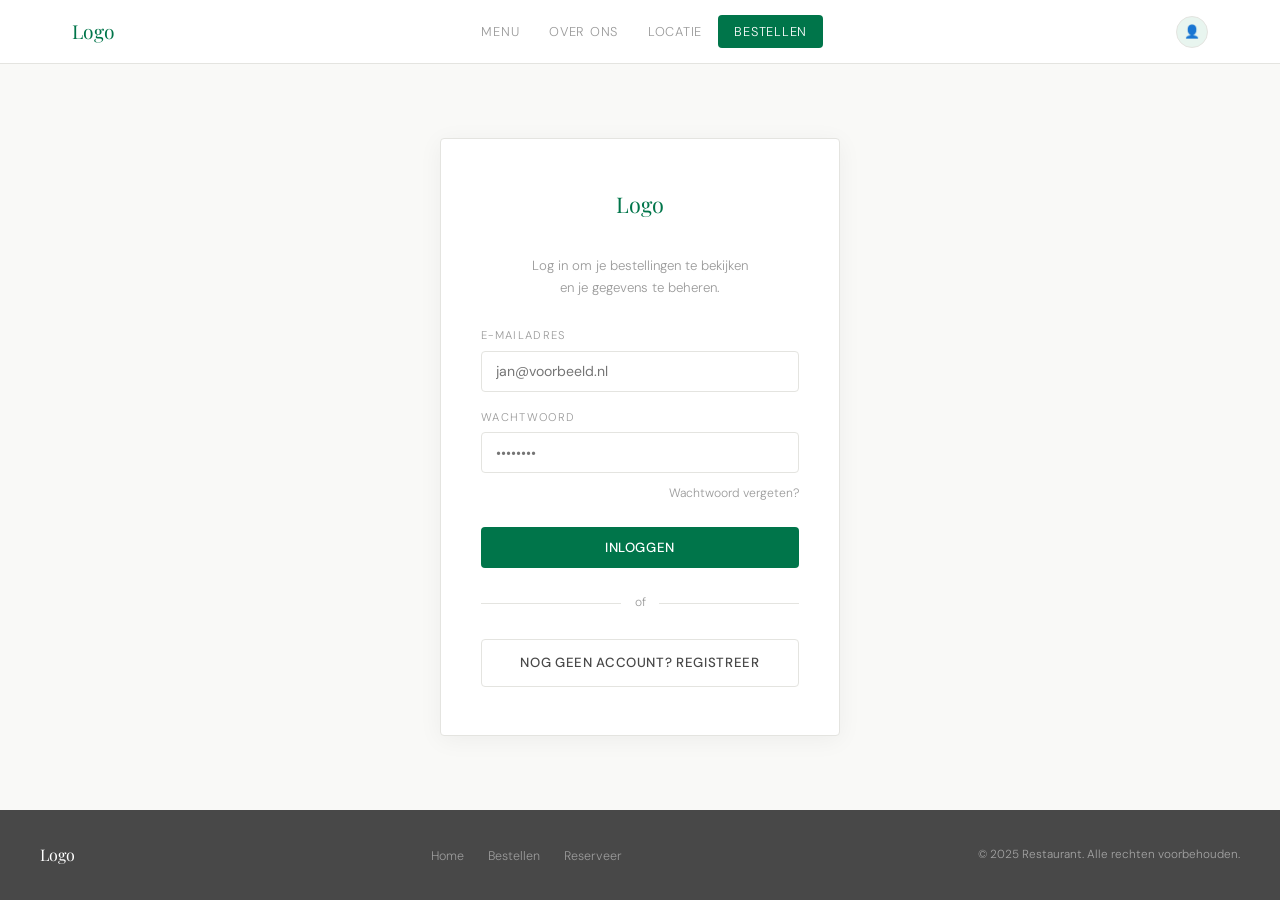
<file: php/inlog.html>
<!DOCTYPE html>
<html lang="nl">
<head>
  <meta charset="UTF-8" />
  <meta name="viewport" content="width=device-width, initial-scale=1.0" />
  <title>Inloggen</title>
  <link rel="stylesheet" href="style.css" />

</head>
<body class="page-wrap">

  <header class="site-header">
    <nav class="site-nav">
      <a href="index.html" class="logo">Logo</a>
      <ul class="nav-links">
        <li><a href="index.html">Menu</a></li>
        <li><a href="index.html#over-ons">Over ons</a></li>
        <li><a href="index.html#locatie">Locatie</a></li>
        <li><a href="bestellen.html" class="nav-cta">Bestellen</a></li>
      </ul>
      <div class="nav-right">
        <a href="inloggen.html" class="nav-avatar">👤</a>
      </div>
    </nav>
  </header>

  <main class="login-wrap">
    <div class="login-card anim-1">

      <!-- Logo -->
      <div class="login-logo">
        <span class="login-logo-text">Logo</span>
      </div>

      <p class="login-sub">Log in om je bestellingen te bekijken<br />en je gegevens te beheren.</p>

      <!-- Velden -->
      <div class="login-fields">
        <div class="field">
          <label for="email">E-mailadres</label>
          <input type="email" id="email" placeholder="jan@voorbeeld.nl" />
        </div>
        <div class="field">
          <label for="wachtwoord">Wachtwoord</label>
          <input type="password" id="wachtwoord" placeholder="••••••••" />
        </div>
        <a href="#" class="forgot-link">Wachtwoord vergeten?</a>
      </div>

      <!-- Knoppen — zoals wireframe: twee knoppen onder elkaar -->
      <div class="login-actions">
        <button type="button" class="btn btn-green btn-full">Inloggen</button>
        <div class="divider">of</div>
        <a href="#" class="btn btn-ghost btn-full">Nog geen account? Registreer</a>
      </div>

    </div>
  </main>

  <footer class="site-footer">
    <div class="footer-inner">
      <div class="footer-logo">Logo</div>
      <ul class="footer-links">
        <li><a href="index.html">Home</a></li>
        <li><a href="bestellen.html">Bestellen</a></li>
        <li><a href="formulier.html">Reserveer</a></li>
      </ul>
      <p class="footer-copy">© 2025 Restaurant. Alle rechten voorbehouden.</p>
    </div>
  </footer>

</body>
</html>
</file>
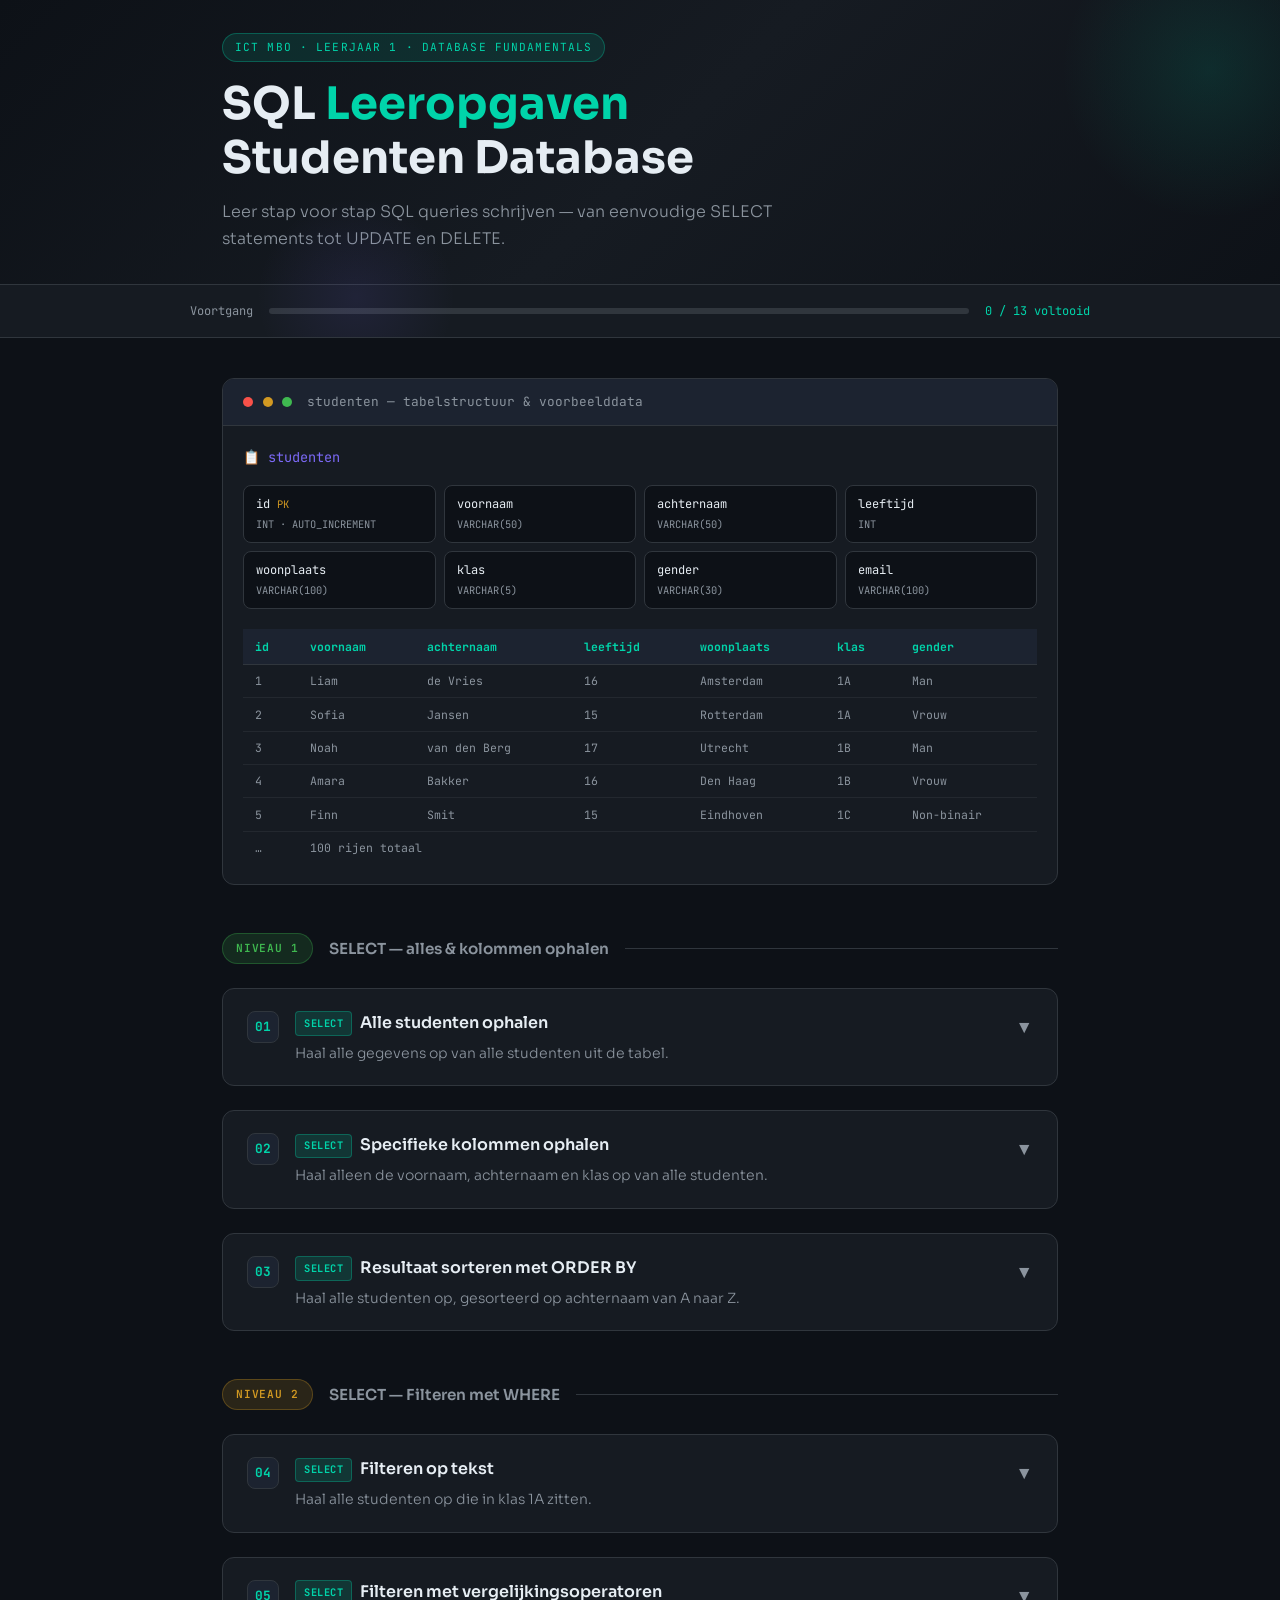
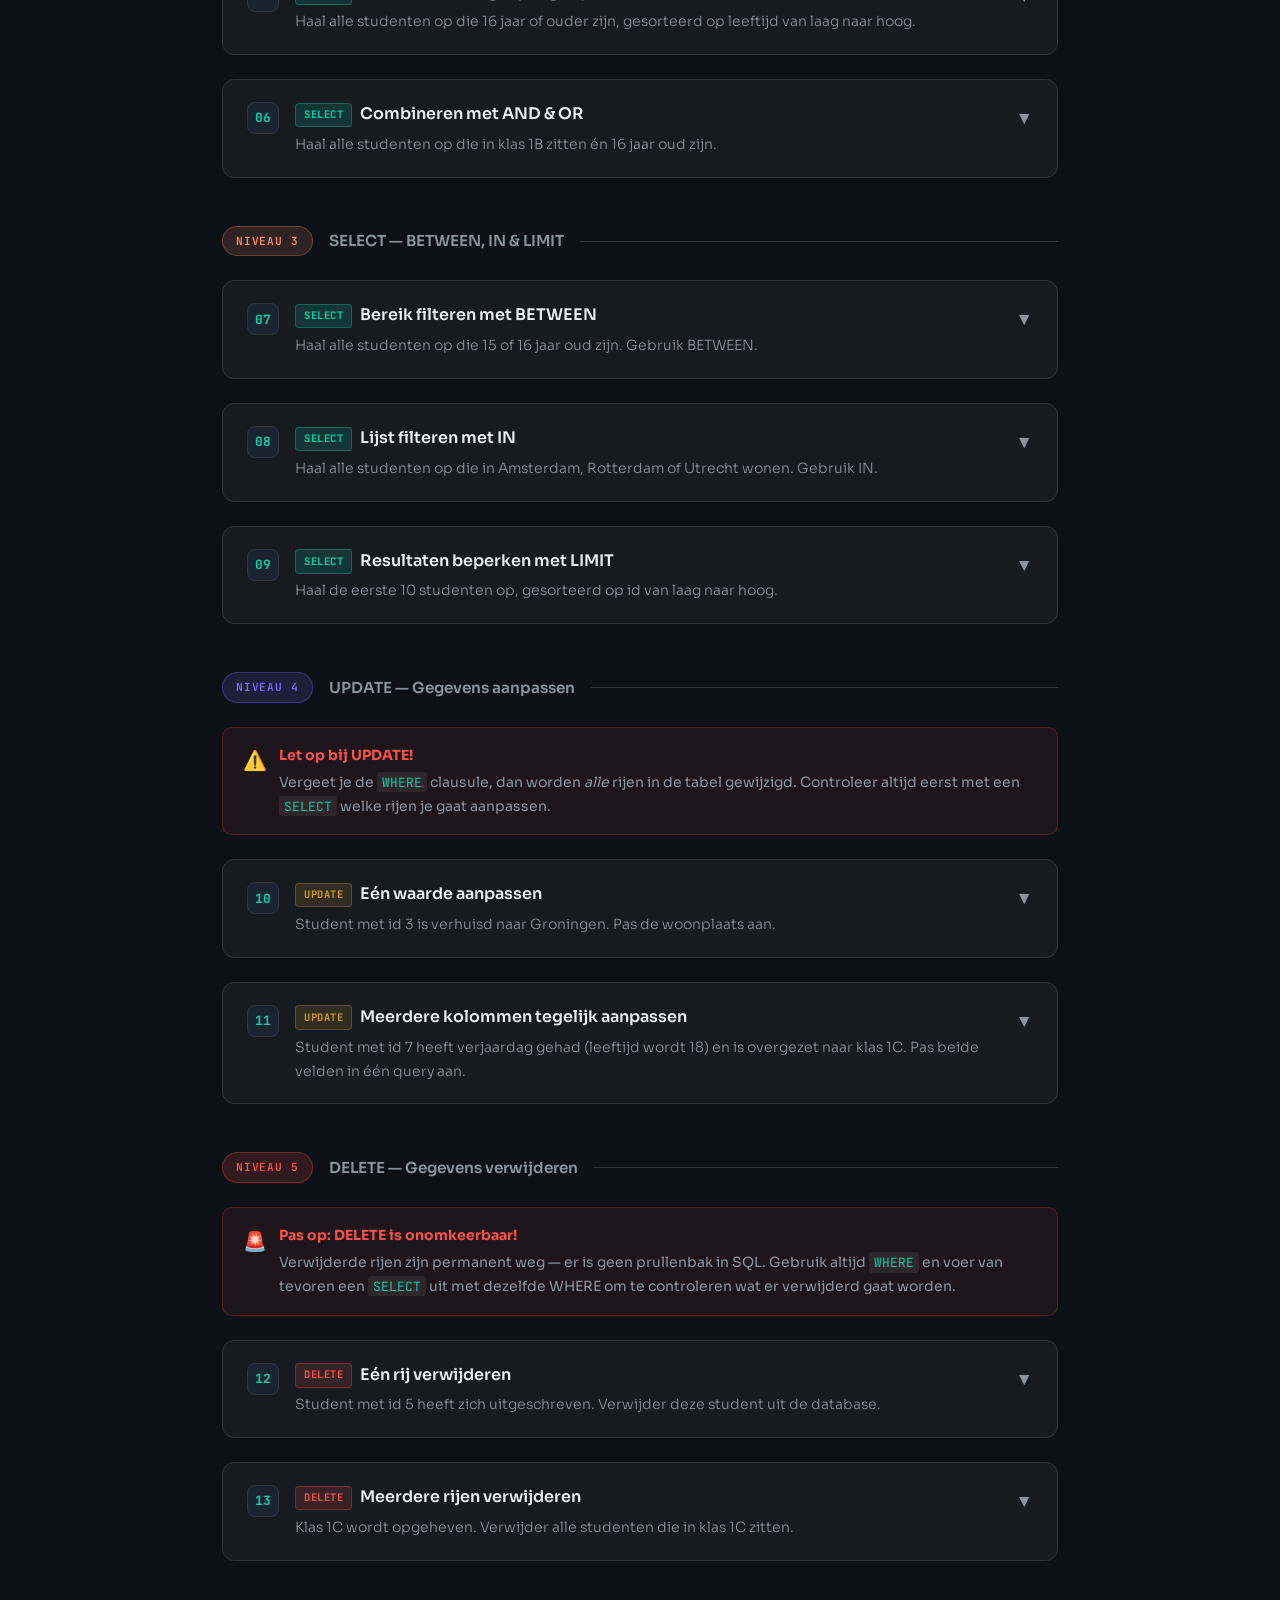
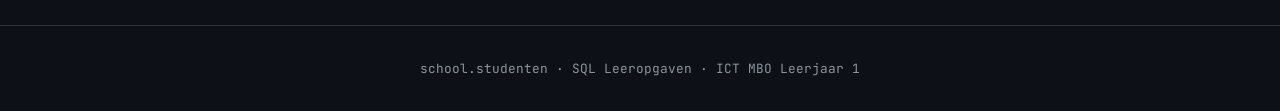
<file: app/Opdrachten/sql-opdrachten.html>
<!DOCTYPE html>
<html lang="nl">
<head>
<meta charset="UTF-8">
<meta name="viewport" content="width=device-width, initial-scale=1.0">
<title>SQL Leeropgaven – Studenten Database</title>
<link href="https://fonts.googleapis.com/css2?family=JetBrains+Mono:wght@400;600;700&family=Sora:wght@300;400;600;700&display=swap" rel="stylesheet">
<style>
  :root {
    --bg: #0d1117;
    --surface: #161b22;
    --surface2: #1c2330;
    --border: #30363d;
    --accent: #00d4aa;
    --accent2: #7c6af7;
    --accent3: #f78c6c;
    --text: #e6edf3;
    --muted: #8b949e;
    --success: #3fb950;
    --error: #f85149;
    --warning: #d29922;
    --code-bg: #0d1117;
  }

  * { margin: 0; padding: 0; box-sizing: border-box; }

  body {
    font-family: 'Sora', sans-serif;
    background: var(--bg);
    color: var(--text);
    min-height: 100vh;
    line-height: 1.7;
  }

  header {
    background: linear-gradient(135deg, #0d1117 0%, #161b22 50%, #0d1117 100%);
    border-bottom: 1px solid var(--border);
    padding: 2rem 0 0;
    position: relative;
    overflow: hidden;
  }

  header::before {
    content: '';
    position: absolute;
    top: -80px; right: -80px;
    width: 300px; height: 300px;
    background: radial-gradient(circle, rgba(0,212,170,0.12) 0%, transparent 70%);
    pointer-events: none;
  }

  header::after {
    content: '';
    position: absolute;
    bottom: -60px; left: 20%;
    width: 200px; height: 200px;
    background: radial-gradient(circle, rgba(124,106,247,0.1) 0%, transparent 70%);
    pointer-events: none;
  }

  .header-inner {
    max-width: 900px;
    margin: 0 auto;
    padding: 0 2rem 2rem;
  }

  .badge {
    display: inline-block;
    background: rgba(0,212,170,0.12);
    border: 1px solid rgba(0,212,170,0.3);
    color: var(--accent);
    font-family: 'JetBrains Mono', monospace;
    font-size: 0.7rem;
    padding: 0.25rem 0.75rem;
    border-radius: 100px;
    letter-spacing: 0.1em;
    text-transform: uppercase;
    margin-bottom: 1rem;
  }

  h1 {
    font-size: clamp(1.8rem, 4vw, 2.8rem);
    font-weight: 700;
    line-height: 1.2;
    margin-bottom: 0.75rem;
  }

  h1 span { color: var(--accent); }

  .subtitle {
    color: var(--muted);
    font-size: 1rem;
    font-weight: 300;
    max-width: 600px;
  }

  .progress-bar-wrap {
    background: var(--surface);
    border-top: 1px solid var(--border);
    padding: 1rem 2rem;
  }

  .progress-bar-inner {
    max-width: 900px;
    margin: 0 auto;
    display: flex;
    align-items: center;
    gap: 1rem;
  }

  .progress-label {
    font-family: 'JetBrains Mono', monospace;
    font-size: 0.75rem;
    color: var(--muted);
    white-space: nowrap;
  }

  .progress-track {
    flex: 1;
    height: 6px;
    background: var(--border);
    border-radius: 3px;
    overflow: hidden;
  }

  .progress-fill {
    height: 100%;
    width: 0%;
    background: linear-gradient(90deg, var(--accent), var(--accent2));
    border-radius: 3px;
    transition: width 0.5s ease;
  }

  .progress-count {
    font-family: 'JetBrains Mono', monospace;
    font-size: 0.75rem;
    color: var(--accent);
    white-space: nowrap;
  }

  .schema-section {
    max-width: 900px;
    margin: 2.5rem auto 0;
    padding: 0 2rem;
  }

  .schema-box {
    background: var(--surface);
    border: 1px solid var(--border);
    border-radius: 12px;
    overflow: hidden;
  }

  .schema-header {
    background: var(--surface2);
    padding: 0.75rem 1.25rem;
    display: flex;
    align-items: center;
    gap: 0.6rem;
    border-bottom: 1px solid var(--border);
  }

  .schema-header .dot { width: 10px; height: 10px; border-radius: 50%; }
  .dot-red { background: #f85149; }
  .dot-yellow { background: #d29922; }
  .dot-green { background: #3fb950; }
  .schema-title { font-family: 'JetBrains Mono', monospace; font-size: 0.8rem; color: var(--muted); margin-left: 0.3rem; }

  .schema-body { padding: 1.25rem; }

  .table-name {
    font-family: 'JetBrains Mono', monospace;
    font-size: 0.85rem;
    color: var(--accent2);
    margin-bottom: 1rem;
    display: flex;
    align-items: center;
    gap: 0.5rem;
  }

  .table-name::before { content: '📋'; }

  .schema-grid {
    display: grid;
    grid-template-columns: repeat(auto-fill, minmax(180px, 1fr));
    gap: 0.5rem;
    margin-bottom: 1.25rem;
  }

  .field-pill {
    background: var(--code-bg);
    border: 1px solid var(--border);
    border-radius: 8px;
    padding: 0.5rem 0.75rem;
    font-family: 'JetBrains Mono', monospace;
    font-size: 0.75rem;
  }

  .field-name { color: var(--text); }
  .field-type { color: var(--muted); font-size: 0.65rem; display: block; margin-top: 0.1rem; }
  .field-pk { color: var(--warning); font-size: 0.65rem; }

  .example-data { overflow-x: auto; }

  .example-data table {
    width: 100%;
    border-collapse: collapse;
    font-family: 'JetBrains Mono', monospace;
    font-size: 0.72rem;
  }

  .example-data th {
    background: var(--surface2);
    color: var(--accent);
    padding: 0.5rem 0.75rem;
    text-align: left;
    border-bottom: 1px solid var(--border);
    white-space: nowrap;
  }

  .example-data td {
    padding: 0.4rem 0.75rem;
    border-bottom: 1px solid rgba(48,54,61,0.5);
    color: var(--muted);
    white-space: nowrap;
  }

  .example-data tr:last-child td { border-bottom: none; }
  .example-data tr:hover td { background: rgba(255,255,255,0.02); color: var(--text); }

  main {
    max-width: 900px;
    margin: 2.5rem auto 4rem;
    padding: 0 2rem;
  }

  .level-header {
    display: flex;
    align-items: center;
    gap: 1rem;
    margin: 3rem 0 1.5rem;
  }

  .level-badge {
    font-family: 'JetBrains Mono', monospace;
    font-size: 0.7rem;
    padding: 0.3rem 0.8rem;
    border-radius: 100px;
    font-weight: 600;
    letter-spacing: 0.08em;
    text-transform: uppercase;
    white-space: nowrap;
  }

  .level-1 .level-badge { background: rgba(63,185,80,0.15); color: var(--success); border: 1px solid rgba(63,185,80,0.3); }
  .level-2 .level-badge { background: rgba(210,153,34,0.15); color: var(--warning); border: 1px solid rgba(210,153,34,0.3); }
  .level-3 .level-badge { background: rgba(247,140,108,0.15); color: var(--accent3); border: 1px solid rgba(247,140,108,0.3); }
  .level-4 .level-badge { background: rgba(124,106,247,0.15); color: var(--accent2); border: 1px solid rgba(124,106,247,0.3); }
  .level-5 .level-badge { background: rgba(248,81,73,0.15); color: var(--error); border: 1px solid rgba(248,81,73,0.3); }

  .level-line { flex: 1; height: 1px; background: var(--border); }
  .level-title { font-size: 0.95rem; font-weight: 600; color: var(--muted); white-space: nowrap; }

  .danger-notice {
    background: rgba(248,81,73,0.07);
    border: 1px solid rgba(248,81,73,0.22);
    border-radius: 10px;
    padding: 1rem 1.25rem;
    margin-bottom: 1.5rem;
    font-size: 0.875rem;
    display: flex;
    gap: 0.75rem;
    align-items: flex-start;
  }

  .danger-notice-icon { font-size: 1.2rem; flex-shrink: 0; margin-top: 0.1rem; }
  .danger-notice strong { color: var(--error); display: block; margin-bottom: 0.2rem; }
  .danger-notice p { color: var(--muted); margin: 0; }
  .danger-notice code {
    background: rgba(255,255,255,0.07);
    padding: 0.1rem 0.3rem;
    border-radius: 3px;
    font-family: 'JetBrains Mono', monospace;
    font-size: 0.8rem;
    color: var(--accent);
  }

  .opdracht {
    background: var(--surface);
    border: 1px solid var(--border);
    border-radius: 12px;
    margin-bottom: 1.5rem;
    overflow: hidden;
    transition: border-color 0.2s;
  }

  .opdracht.correct { border-color: var(--success); }
  .opdracht.wrong { border-color: var(--error); }

  .opdracht-header {
    padding: 1.25rem 1.5rem;
    display: flex;
    align-items: flex-start;
    gap: 1rem;
    cursor: pointer;
    user-select: none;
  }

  .opdracht-num {
    width: 32px; height: 32px;
    border-radius: 8px;
    background: var(--surface2);
    border: 1px solid var(--border);
    display: flex; align-items: center; justify-content: center;
    font-family: 'JetBrains Mono', monospace;
    font-size: 0.8rem;
    font-weight: 700;
    color: var(--accent);
    flex-shrink: 0;
    margin-top: 2px;
  }

  .opdracht.correct .opdracht-num { background: rgba(63,185,80,0.15); border-color: var(--success); color: var(--success); }
  .opdracht.wrong .opdracht-num { background: rgba(248,81,73,0.15); border-color: var(--error); color: var(--error); }

  .type-tag {
    display: inline-block;
    font-family: 'JetBrains Mono', monospace;
    font-size: 0.65rem;
    font-weight: 700;
    padding: 0.15rem 0.5rem;
    border-radius: 4px;
    margin-right: 0.5rem;
    vertical-align: middle;
    letter-spacing: 0.05em;
  }

  .tag-select { background: rgba(0,212,170,0.15); color: var(--accent); border: 1px solid rgba(0,212,170,0.3); }
  .tag-update { background: rgba(210,153,34,0.15); color: var(--warning); border: 1px solid rgba(210,153,34,0.3); }
  .tag-delete { background: rgba(248,81,73,0.15); color: var(--error); border: 1px solid rgba(248,81,73,0.3); }

  .opdracht-info { flex: 1; }
  .opdracht-title { font-size: 1rem; font-weight: 600; margin-bottom: 0.35rem; }
  .opdracht-desc { color: var(--muted); font-size: 0.875rem; font-weight: 300; }

  .toggle-icon {
    color: var(--muted);
    font-size: 1.1rem;
    transition: transform 0.2s;
    flex-shrink: 0;
    margin-top: 4px;
  }

  .opdracht.open .toggle-icon { transform: rotate(180deg); }

  .opdracht-body {
    display: none;
    border-top: 1px solid var(--border);
    padding: 1.5rem;
  }

  .opdracht.open .opdracht-body { display: block; }

  .hint-block {
    background: rgba(124,106,247,0.07);
    border: 1px solid rgba(124,106,247,0.2);
    border-radius: 8px;
    padding: 0.9rem 1.1rem;
    margin-bottom: 1.25rem;
    font-size: 0.875rem;
  }

  .hint-label {
    font-family: 'JetBrains Mono', monospace;
    font-size: 0.7rem;
    color: var(--accent2);
    font-weight: 600;
    text-transform: uppercase;
    letter-spacing: 0.08em;
    display: block;
    margin-bottom: 0.4rem;
  }

  .hint-block code, .controle-vraag code, .controle-uitleg code, .controle-optie code {
    background: rgba(255,255,255,0.08);
    padding: 0.1rem 0.35rem;
    border-radius: 4px;
    font-family: 'JetBrains Mono', monospace;
    font-size: 0.82rem;
    color: var(--accent);
  }

  .sql-label {
    font-family: 'JetBrains Mono', monospace;
    font-size: 0.72rem;
    color: var(--muted);
    text-transform: uppercase;
    letter-spacing: 0.08em;
    display: block;
    margin-bottom: 0.5rem;
  }

  textarea.sql-input {
    width: 100%;
    background: var(--code-bg);
    border: 1px solid var(--border);
    border-radius: 8px;
    padding: 1rem;
    font-family: 'JetBrains Mono', monospace;
    font-size: 0.875rem;
    color: var(--text);
    resize: vertical;
    min-height: 90px;
    outline: none;
    transition: border-color 0.2s;
    line-height: 1.6;
  }

  textarea.sql-input:focus { border-color: var(--accent2); }

  .btn-row {
    display: flex;
    gap: 0.75rem;
    margin-top: 1rem;
    flex-wrap: wrap;
  }

  .btn {
    font-family: 'Sora', sans-serif;
    font-size: 0.85rem;
    font-weight: 600;
    padding: 0.55rem 1.2rem;
    border-radius: 8px;
    border: none;
    cursor: pointer;
    transition: all 0.15s;
  }

  .btn-check { background: var(--accent); color: #0d1117; }
  .btn-check:hover { background: #00f0c0; transform: translateY(-1px); }
  .btn-hint { background: transparent; border: 1px solid var(--accent2); color: var(--accent2); }
  .btn-hint:hover { background: rgba(124,106,247,0.1); }
  .btn-show { background: transparent; border: 1px solid var(--border); color: var(--muted); }
  .btn-show:hover { border-color: var(--muted); color: var(--text); }

  .hint-text {
    display: none;
    margin-top: 0.75rem;
    font-size: 0.83rem;
    color: var(--accent2);
    font-family: 'JetBrains Mono', monospace;
    background: rgba(124,106,247,0.06);
    padding: 0.6rem 0.9rem;
    border-radius: 6px;
    border: 1px dashed rgba(124,106,247,0.25);
  }

  .feedback {
    margin-top: 1.25rem;
    border-radius: 8px;
    padding: 1rem 1.25rem;
    font-size: 0.9rem;
    display: none;
  }

  .feedback.show { display: block; }
  .feedback.success { background: rgba(63,185,80,0.1); border: 1px solid rgba(63,185,80,0.3); }
  .feedback.error { background: rgba(248,81,73,0.1); border: 1px solid rgba(248,81,73,0.3); }
  .feedback.neutral { background: rgba(139,148,158,0.1); border: 1px solid var(--border); }
  .feedback-title { font-weight: 600; margin-bottom: 0.3rem; }
  .feedback.success .feedback-title { color: var(--success); }
  .feedback.error .feedback-title { color: var(--error); }
  .feedback.neutral .feedback-title { color: var(--muted); }

  .solution-code {
    background: var(--code-bg);
    border: 1px solid var(--border);
    border-radius: 8px;
    padding: 1rem;
    font-family: 'JetBrains Mono', monospace;
    font-size: 0.85rem;
    color: #79c0ff;
    white-space: pre-wrap;
    word-break: break-word;
    display: none;
    margin-top: 1rem;
    line-height: 1.8;
  }

  .solution-code.show { display: block; }
  .kw { color: #ff7b72; font-weight: 600; }
  .kw-clause { color: #ffa657; font-weight: 600; }
  .kw-str { color: #a8ff78; }
  .kw-val { color: #79c0ff; }
  .kw-col { color: #e6edf3; }
  .kw-tbl { color: #ffa657; }

  .controle-block {
    margin-top: 1.5rem;
    background: rgba(0,212,170,0.04);
    border: 1px solid rgba(0,212,170,0.18);
    border-radius: 10px;
    padding: 1.25rem;
    display: none;
  }

  .controle-block.show { display: block; }

  .controle-title {
    font-family: 'JetBrains Mono', monospace;
    font-size: 0.7rem;
    color: var(--accent);
    text-transform: uppercase;
    letter-spacing: 0.1em;
    font-weight: 600;
    margin-bottom: 0.75rem;
  }

  .controle-vraag { font-size: 0.9rem; font-weight: 600; margin-bottom: 1rem; }

  .controle-opties { display: grid; gap: 0.5rem; }

  .controle-optie {
    background: var(--surface2);
    border: 1px solid var(--border);
    border-radius: 8px;
    padding: 0.65rem 1rem;
    cursor: pointer;
    font-size: 0.875rem;
    transition: all 0.15s;
    display: flex;
    align-items: center;
    gap: 0.6rem;
  }

  .controle-optie:hover { border-color: var(--accent); background: rgba(0,212,170,0.05); }
  .controle-optie.correct-ans { border-color: var(--success); background: rgba(63,185,80,0.1); color: var(--success); }
  .controle-optie.wrong-ans { border-color: var(--error); background: rgba(248,81,73,0.1); color: var(--error); }

  .opt-letter {
    width: 22px; height: 22px;
    border-radius: 5px;
    background: var(--border);
    display: flex; align-items: center; justify-content: center;
    font-family: 'JetBrains Mono', monospace;
    font-size: 0.7rem;
    font-weight: 700;
    flex-shrink: 0;
  }

  .controle-uitleg {
    margin-top: 0.75rem;
    font-size: 0.85rem;
    color: var(--muted);
    padding: 0.75rem;
    background: var(--code-bg);
    border-radius: 6px;
    border: 1px solid var(--border);
    display: none;
    line-height: 1.6;
  }

  .controle-uitleg.show { display: block; }

  footer {
    text-align: center;
    padding: 2rem;
    border-top: 1px solid var(--border);
    color: var(--muted);
    font-size: 0.8rem;
    font-family: 'JetBrains Mono', monospace;
  }

  @media (max-width: 600px) {
    .schema-grid { grid-template-columns: 1fr 1fr; }
    .level-title { display: none; }
  }
</style>
</head>
<body>

<header>
  <div class="header-inner">
    <div class="badge">ICT MBO · Leerjaar 1 · Database Fundamentals</div>
    <h1>SQL <span>Leeropgaven</span><br>Studenten Database</h1>
    <p class="subtitle">Leer stap voor stap SQL queries schrijven — van eenvoudige SELECT statements tot UPDATE en DELETE.</p>
  </div>
  <div class="progress-bar-wrap">
    <div class="progress-bar-inner">
      <span class="progress-label">Voortgang</span>
      <div class="progress-track"><div class="progress-fill" id="progressFill"></div></div>
      <span class="progress-count" id="progressCount">0 / 13 voltooid</span>
    </div>
  </div>
</header>

<section class="schema-section">
  <div class="schema-box">
    <div class="schema-header">
      <div class="dot dot-red"></div><div class="dot dot-yellow"></div><div class="dot dot-green"></div>
      <span class="schema-title">studenten — tabelstructuur &amp; voorbeelddata</span>
    </div>
    <div class="schema-body">
      <div class="table-name">studenten</div>
      <div class="schema-grid">
        <div class="field-pill"><span class="field-name">id <span class="field-pk">PK</span></span><span class="field-type">INT · AUTO_INCREMENT</span></div>
        <div class="field-pill"><span class="field-name">voornaam</span><span class="field-type">VARCHAR(50)</span></div>
        <div class="field-pill"><span class="field-name">achternaam</span><span class="field-type">VARCHAR(50)</span></div>
        <div class="field-pill"><span class="field-name">leeftijd</span><span class="field-type">INT</span></div>
        <div class="field-pill"><span class="field-name">woonplaats</span><span class="field-type">VARCHAR(100)</span></div>
        <div class="field-pill"><span class="field-name">klas</span><span class="field-type">VARCHAR(5)</span></div>
        <div class="field-pill"><span class="field-name">gender</span><span class="field-type">VARCHAR(30)</span></div>
        <div class="field-pill"><span class="field-name">email</span><span class="field-type">VARCHAR(100)</span></div>
      </div>
      <div class="example-data">
        <table>
          <thead><tr><th>id</th><th>voornaam</th><th>achternaam</th><th>leeftijd</th><th>woonplaats</th><th>klas</th><th>gender</th></tr></thead>
          <tbody>
            <tr><td>1</td><td>Liam</td><td>de Vries</td><td>16</td><td>Amsterdam</td><td>1A</td><td>Man</td></tr>
            <tr><td>2</td><td>Sofia</td><td>Jansen</td><td>15</td><td>Rotterdam</td><td>1A</td><td>Vrouw</td></tr>
            <tr><td>3</td><td>Noah</td><td>van den Berg</td><td>17</td><td>Utrecht</td><td>1B</td><td>Man</td></tr>
            <tr><td>4</td><td>Amara</td><td>Bakker</td><td>16</td><td>Den Haag</td><td>1B</td><td>Vrouw</td></div></tr>
            <tr><td>5</td><td>Finn</td><td>Smit</td><td>15</td><td>Eindhoven</td><td>1C</td><td>Non-binair</td></tr>
            <tr><td style="color:var(--muted)">…</td><td colspan="6" style="color:var(--muted)">100 rijen totaal</td></tr>
          </tbody>
        </table>
      </div>
    </div>
  </div>
</section>

<main>

  <!-- NIVEAU 1 -->
  <div class="level-header level-1">
    <span class="level-badge">Niveau 1</span>
    <span class="level-title">SELECT — alles &amp; kolommen ophalen</span>
    <div class="level-line"></div>
  </div>

  <!-- Opdracht 1 -->
  <div class="opdracht" id="op1">
    <div class="opdracht-header" onclick="toggle('op1')">
      <div class="opdracht-num">01</div>
      <div class="opdracht-info">
        <div class="opdracht-title"><span class="type-tag tag-select">SELECT</span>Alle studenten ophalen</div>
        <div class="opdracht-desc">Haal alle gegevens op van alle studenten uit de tabel.</div>
      </div>
      <div class="toggle-icon">▼</div>
    </div>
    <div class="opdracht-body">
      <div class="hint-block"><span class="hint-label">📌 Uitleg</span>
        Met <code>SELECT *</code> selecteer je alle kolommen. Met <code>FROM</code> geef je de tabelnaam op. Dit is de eenvoudigste SQL-query die bestaat.
      </div>
      <label class="sql-label">Schrijf jouw SQL query:</label>
      <textarea class="sql-input" id="inp1" placeholder="SELECT ..."></textarea>
      <div class="btn-row">
        <button class="btn btn-check" onclick="check('op1',1)">✓ Controleer</button>
        <button class="btn btn-hint" onclick="showHint('hint1')">💡 Toon hint</button>
        <button class="btn btn-show" onclick="showSol('sol1')">👁 Toon antwoord</button>
      </div>
      <div class="hint-text" id="hint1">SELECT * FROM tabel_naam;</div>
      <div class="feedback" id="fb1"></div>
      <pre class="solution-code" id="sol1"><span class="kw">SELECT</span> * <span class="kw-clause">FROM</span> <span class="kw-tbl">studenten</span>;</pre>
      <div class="controle-block" id="ctrl1">
        <div class="controle-title">🔍 Controllevraag</div>
        <div class="controle-vraag">Wat betekent de <code>*</code> in een SELECT statement?</div>
        <div class="controle-opties">
          <div class="controle-optie" onclick="mc('ctrl1',this,false)"><span class="opt-letter">A</span> Selecteer alleen de eerste rij</div>
          <div class="controle-optie" onclick="mc('ctrl1',this,true)"><span class="opt-letter">B</span> Selecteer alle kolommen van de tabel</div>
          <div class="controle-optie" onclick="mc('ctrl1',this,false)"><span class="opt-letter">C</span> Tel het aantal rijen</div>
          <div class="controle-optie" onclick="mc('ctrl1',this,false)"><span class="opt-letter">D</span> Verwijder alle gegevens</div>
        </div>
        <div class="controle-uitleg" id="uitleg1">✅ Correct! De <code>*</code> staat voor "alle kolommen". Je kunt ook specifieke kolomnamen schrijven, zoals: <code>SELECT voornaam, leeftijd FROM studenten;</code></div>
      </div>
    </div>
  </div>

  <!-- Opdracht 2 -->
  <div class="opdracht" id="op2">
    <div class="opdracht-header" onclick="toggle('op2')">
      <div class="opdracht-num">02</div>
      <div class="opdracht-info">
        <div class="opdracht-title"><span class="type-tag tag-select">SELECT</span>Specifieke kolommen ophalen</div>
        <div class="opdracht-desc">Haal alleen de voornaam, achternaam en klas op van alle studenten.</div>
      </div>
      <div class="toggle-icon">▼</div>
    </div>
    <div class="opdracht-body">
      <div class="hint-block"><span class="hint-label">📌 Uitleg</span>
        In plaats van <code>*</code> kun je specifieke kolomnamen opgeven, gescheiden door een komma. Je ziet dan alleen die kolommen in je resultaat.
      </div>
      <label class="sql-label">Schrijf jouw SQL query:</label>
      <textarea class="sql-input" id="inp2" placeholder="SELECT ..."></textarea>
      <div class="btn-row">
        <button class="btn btn-check" onclick="check('op2',2)">✓ Controleer</button>
        <button class="btn btn-hint" onclick="showHint('hint2')">💡 Toon hint</button>
        <button class="btn btn-show" onclick="showSol('sol2')">👁 Toon antwoord</button>
      </div>
      <div class="hint-text" id="hint2">SELECT kolom1, kolom2, kolom3 FROM tabel;</div>
      <div class="feedback" id="fb2"></div>
      <pre class="solution-code" id="sol2"><span class="kw">SELECT</span> <span class="kw-col">voornaam</span>, <span class="kw-col">achternaam</span>, <span class="kw-col">klas</span>
<span class="kw-clause">FROM</span> <span class="kw-tbl">studenten</span>;</pre>
      <div class="controle-block" id="ctrl2">
        <div class="controle-title">🔍 Controllevraag</div>
        <div class="controle-vraag">Je wilt alleen voornaam en leeftijd zien. Welke query is correct?</div>
        <div class="controle-opties">
          <div class="controle-optie" onclick="mc('ctrl2',this,false)"><span class="opt-letter">A</span> <code>SELECT * FROM studenten WHERE voornaam, leeftijd;</code></div>
          <div class="controle-optie" onclick="mc('ctrl2',this,true)"><span class="opt-letter">B</span> <code>SELECT voornaam, leeftijd FROM studenten;</code></div>
          <div class="controle-optie" onclick="mc('ctrl2',this,false)"><span class="opt-letter">C</span> <code>SELECT voornaam + leeftijd FROM studenten;</code></div>
          <div class="controle-optie" onclick="mc('ctrl2',this,false)"><span class="opt-letter">D</span> <code>GET voornaam, leeftijd FROM studenten;</code></div>
        </div>
        <div class="controle-uitleg" id="uitleg2">✅ Goed! Kolomnamen worden gescheiden door komma's. <code>GET</code> bestaat niet in SQL — het juiste keyword is <code>SELECT</code>.</div>
      </div>
    </div>
  </div>

  <!-- Opdracht 3 -->
  <div class="opdracht" id="op3">
    <div class="opdracht-header" onclick="toggle('op3')">
      <div class="opdracht-num">03</div>
      <div class="opdracht-info">
        <div class="opdracht-title"><span class="type-tag tag-select">SELECT</span>Resultaat sorteren met ORDER BY</div>
        <div class="opdracht-desc">Haal alle studenten op, gesorteerd op achternaam van A naar Z.</div>
      </div>
      <div class="toggle-icon">▼</div>
    </div>
    <div class="opdracht-body">
      <div class="hint-block"><span class="hint-label">📌 Uitleg</span>
        <code>ORDER BY kolomnaam ASC</code> sorteert oplopend (A→Z of laag→hoog). <code>DESC</code> sorteert aflopend (Z→A). Zonder dit keyword is de volgorde willekeurig.
      </div>
      <label class="sql-label">Schrijf jouw SQL query:</label>
      <textarea class="sql-input" id="inp3" placeholder="SELECT ..."></textarea>
      <div class="btn-row">
        <button class="btn btn-check" onclick="check('op3',3)">✓ Controleer</button>
        <button class="btn btn-hint" onclick="showHint('hint3')">💡 Toon hint</button>
        <button class="btn btn-show" onclick="showSol('sol3')">👁 Toon antwoord</button>
      </div>
      <div class="hint-text" id="hint3">Voeg toe aan het einde: ORDER BY achternaam ASC</div>
      <div class="feedback" id="fb3"></div>
      <pre class="solution-code" id="sol3"><span class="kw">SELECT</span> *
<span class="kw-clause">FROM</span> <span class="kw-tbl">studenten</span>
<span class="kw-clause">ORDER BY</span> <span class="kw-col">achternaam</span> ASC;</pre>
      <div class="controle-block" id="ctrl3">
        <div class="controle-title">🔍 Controllevraag</div>
        <div class="controle-vraag">Wat is het verschil tussen <code>ASC</code> en <code>DESC</code> bij ORDER BY?</div>
        <div class="controle-opties">
          <div class="controle-optie" onclick="mc('ctrl3',this,false)"><span class="opt-letter">A</span> ASC sorteert op tekst, DESC op getallen</div>
          <div class="controle-optie" onclick="mc('ctrl3',this,false)"><span class="opt-letter">B</span> Er is geen verschil</div>
          <div class="controle-optie" onclick="mc('ctrl3',this,true)"><span class="opt-letter">C</span> ASC = oplopend (A→Z), DESC = aflopend (Z→A)</div>
          <div class="controle-optie" onclick="mc('ctrl3',this,false)"><span class="opt-letter">D</span> ASC = aflopend, DESC = oplopend</div>
        </div>
        <div class="controle-uitleg" id="uitleg3">✅ Correct! ASC = <em>ascending</em> (oplopend) en DESC = <em>descending</em> (aflopend). Als je niets opgeeft, is ASC de standaard in MySQL.</div>
      </div>
    </div>
  </div>

  <!-- NIVEAU 2 -->
  <div class="level-header level-2">
    <span class="level-badge">Niveau 2</span>
    <span class="level-title">SELECT — Filteren met WHERE</span>
    <div class="level-line"></div>
  </div>

  <!-- Opdracht 4 -->
  <div class="opdracht" id="op4">
    <div class="opdracht-header" onclick="toggle('op4')">
      <div class="opdracht-num">04</div>
      <div class="opdracht-info">
        <div class="opdracht-title"><span class="type-tag tag-select">SELECT</span>Filteren op tekst</div>
        <div class="opdracht-desc">Haal alle studenten op die in klas 1A zitten.</div>
      </div>
      <div class="toggle-icon">▼</div>
    </div>
    <div class="opdracht-body">
      <div class="hint-block"><span class="hint-label">📌 Uitleg</span>
        Met <code>WHERE</code> filter je rijen op een voorwaarde. Tekst moet je tussen <strong>aanhalingstekens</strong> zetten: <code>'1A'</code>. Getallen schrijf je zonder aanhalingstekens: <code>leeftijd = 16</code>.
      </div>
      <label class="sql-label">Schrijf jouw SQL query:</label>
      <textarea class="sql-input" id="inp4" placeholder="SELECT ..."></textarea>
      <div class="btn-row">
        <button class="btn btn-check" onclick="check('op4',4)">✓ Controleer</button>
        <button class="btn btn-hint" onclick="showHint('hint4')">💡 Toon hint</button>
        <button class="btn btn-show" onclick="showSol('sol4')">👁 Toon antwoord</button>
      </div>
      <div class="hint-text" id="hint4">WHERE klas = '1A'</div>
      <div class="feedback" id="fb4"></div>
      <pre class="solution-code" id="sol4"><span class="kw">SELECT</span> *
<span class="kw-clause">FROM</span> <span class="kw-tbl">studenten</span>
<span class="kw-clause">WHERE</span> <span class="kw-col">klas</span> = <span class="kw-str">'1A'</span>;</pre>
      <div class="controle-block" id="ctrl4">
        <div class="controle-title">🔍 Controllevraag</div>
        <div class="controle-vraag">Waarom staat <code>'1A'</code> tussen aanhalingstekens, maar een getal zoals <code>16</code> niet?</div>
        <div class="controle-opties">
          <div class="controle-optie" onclick="mc('ctrl4',this,false)"><span class="opt-letter">A</span> Aanhalingstekens zijn altijd optioneel</div>
          <div class="controle-optie" onclick="mc('ctrl4',this,true)"><span class="opt-letter">B</span> Tekst (strings) krijgen aanhalingstekens, getallen niet</div>
          <div class="controle-optie" onclick="mc('ctrl4',this,false)"><span class="opt-letter">C</span> Omdat '1A' met een letter eindigt</div>
          <div class="controle-optie" onclick="mc('ctrl4',this,false)"><span class="opt-letter">D</span> Kolomnamen krijgen altijd aanhalingstekens</div>
        </div>
        <div class="controle-uitleg" id="uitleg4">✅ Juist! Tekst-waarden (strings) zet je altijd tussen aanhalingstekens. Getallen schrijf je direct: <code>WHERE leeftijd = 16</code>. Schrijf je toch <code>'16'</code>, dan werkt het in MySQL toevallig ook — maar het is niet de correcte schrijfwijze.</div>
      </div>
    </div>
  </div>

  <!-- Opdracht 5 -->
  <div class="opdracht" id="op5">
    <div class="opdracht-header" onclick="toggle('op5')">
      <div class="opdracht-num">05</div>
      <div class="opdracht-info">
        <div class="opdracht-title"><span class="type-tag tag-select">SELECT</span>Filteren met vergelijkingsoperatoren</div>
        <div class="opdracht-desc">Haal alle studenten op die 16 jaar of ouder zijn, gesorteerd op leeftijd van laag naar hoog.</div>
      </div>
      <div class="toggle-icon">▼</div>
    </div>
    <div class="opdracht-body">
      <div class="hint-block"><span class="hint-label">📌 Uitleg</span>
        Vergelijkingsoperatoren: <code>=</code> (gelijk), <code>&gt;</code> (groter), <code>&gt;=</code> (groter of gelijk), <code>&lt;</code> (kleiner), <code>&lt;=</code> (kleiner of gelijk), <code>!=</code> of <code>&lt;&gt;</code> (niet gelijk).
      </div>
      <label class="sql-label">Schrijf jouw SQL query:</label>
      <textarea class="sql-input" id="inp5" placeholder="SELECT ..."></textarea>
      <div class="btn-row">
        <button class="btn btn-check" onclick="check('op5',5)">✓ Controleer</button>
        <button class="btn btn-hint" onclick="showHint('hint5')">💡 Toon hint</button>
        <button class="btn btn-show" onclick="showSol('sol5')">👁 Toon antwoord</button>
      </div>
      <div class="hint-text" id="hint5">WHERE leeftijd >= 16   daarna ORDER BY leeftijd ASC</div>
      <div class="feedback" id="fb5"></div>
      <pre class="solution-code" id="sol5"><span class="kw">SELECT</span> *
<span class="kw-clause">FROM</span> <span class="kw-tbl">studenten</span>
<span class="kw-clause">WHERE</span> <span class="kw-col">leeftijd</span> >= <span class="kw-val">16</span>
<span class="kw-clause">ORDER BY</span> <span class="kw-col">leeftijd</span> ASC;</pre>
      <div class="controle-block" id="ctrl5">
        <div class="controle-title">🔍 Controllevraag</div>
        <div class="controle-vraag">Welke operator gebruik je om studenten te selecteren die NIET 15 jaar oud zijn?</div>
        <div class="controle-opties">
          <div class="controle-optie" onclick="mc('ctrl5',this,false)"><span class="opt-letter">A</span> <code>leeftijd == 15</code></div>
          <div class="controle-optie" onclick="mc('ctrl5',this,true)"><span class="opt-letter">B</span> <code>leeftijd != 15</code> of <code>leeftijd &lt;&gt; 15</code></div>
          <div class="controle-optie" onclick="mc('ctrl5',this,false)"><span class="opt-letter">C</span> <code>NOT leeftijd 15</code></div>
          <div class="controle-optie" onclick="mc('ctrl5',this,false)"><span class="opt-letter">D</span> <code>leeftijd =! 15</code></div>
        </div>
        <div class="controle-uitleg" id="uitleg5">✅ Juist! Zowel <code>!=</code> als <code>&lt;&gt;</code> betekenen "niet gelijk aan". In SQL gebruik je één <code>=</code> voor gelijkheid — <code>==</code> bestaat niet in SQL.</div>
      </div>
    </div>
  </div>

  <!-- Opdracht 6 -->
  <div class="opdracht" id="op6">
    <div class="opdracht-header" onclick="toggle('op6')">
      <div class="opdracht-num">06</div>
      <div class="opdracht-info">
        <div class="opdracht-title"><span class="type-tag tag-select">SELECT</span>Combineren met AND &amp; OR</div>
        <div class="opdracht-desc">Haal alle studenten op die in klas 1B zitten én 16 jaar oud zijn.</div>
      </div>
      <div class="toggle-icon">▼</div>
    </div>
    <div class="opdracht-body">
      <div class="hint-block"><span class="hint-label">📌 Uitleg</span>
        <code>AND</code> = beide voorwaarden moeten waar zijn. <code>OR</code> = minstens één voorwaarde moet waar zijn. Combineer ze met haakjes om de volgorde duidelijk te maken: <code>(klas = '1A' OR klas = '1B') AND leeftijd = 16</code>.
      </div>
      <label class="sql-label">Schrijf jouw SQL query:</label>
      <textarea class="sql-input" id="inp6" placeholder="SELECT ..."></textarea>
      <div class="btn-row">
        <button class="btn btn-check" onclick="check('op6',6)">✓ Controleer</button>
        <button class="btn btn-hint" onclick="showHint('hint6')">💡 Toon hint</button>
        <button class="btn btn-show" onclick="showSol('sol6')">👁 Toon antwoord</button>
      </div>
      <div class="hint-text" id="hint6">WHERE klas = '1B' AND leeftijd = 16</div>
      <div class="feedback" id="fb6"></div>
      <pre class="solution-code" id="sol6"><span class="kw">SELECT</span> *
<span class="kw-clause">FROM</span> <span class="kw-tbl">studenten</span>
<span class="kw-clause">WHERE</span> <span class="kw-col">klas</span> = <span class="kw-str">'1B'</span> AND <span class="kw-col">leeftijd</span> = <span class="kw-val">16</span>;</pre>
      <div class="controle-block" id="ctrl6">
        <div class="controle-title">🔍 Controllevraag</div>
        <div class="controle-vraag">Je wilt studenten uit klas 1A óf klas 1C ophalen. Welke query werkt correct?</div>
        <div class="controle-opties">
          <div class="controle-optie" onclick="mc('ctrl6',this,false)"><span class="opt-letter">A</span> <code>WHERE klas = '1A' AND klas = '1C'</code></div>
          <div class="controle-optie" onclick="mc('ctrl6',this,true)"><span class="opt-letter">B</span> <code>WHERE klas = '1A' OR klas = '1C'</code></div>
          <div class="controle-optie" onclick="mc('ctrl6',this,false)"><span class="opt-letter">C</span> <code>WHERE klas = '1A', '1C'</code></div>
          <div class="controle-optie" onclick="mc('ctrl6',this,false)"><span class="opt-letter">D</span> <code>WHERE klas = '1A' PLUS klas = '1C'</code></div>
        </div>
        <div class="controle-uitleg" id="uitleg6">✅ Correct! Een student kan niet tegelijk in 1A én 1C zitten, dus AND geeft 0 resultaten. Met OR is één van de twee voldoende. <code>PLUS</code> bestaat niet in SQL.</div>
      </div>
    </div>
  </div>

  <!-- NIVEAU 3 -->
  <div class="level-header level-3">
    <span class="level-badge">Niveau 3</span>
    <span class="level-title">SELECT — BETWEEN, IN &amp; LIMIT</span>
    <div class="level-line"></div>
  </div>

  <!-- Opdracht 7 -->
  <div class="opdracht" id="op7">
    <div class="opdracht-header" onclick="toggle('op7')">
      <div class="opdracht-num">07</div>
      <div class="opdracht-info">
        <div class="opdracht-title"><span class="type-tag tag-select">SELECT</span>Bereik filteren met BETWEEN</div>
        <div class="opdracht-desc">Haal alle studenten op die 15 of 16 jaar oud zijn. Gebruik BETWEEN.</div>
      </div>
      <div class="toggle-icon">▼</div>
    </div>
    <div class="opdracht-body">
      <div class="hint-block"><span class="hint-label">📌 Uitleg</span>
        <code>BETWEEN x AND y</code> selecteert alle waarden <em>inclusief</em> de grenzen. Het is een kortere schrijfwijze voor <code>leeftijd &gt;= 15 AND leeftijd &lt;= 16</code>. Werkt ook op tekst en datums.
      </div>
      <label class="sql-label">Schrijf jouw SQL query:</label>
      <textarea class="sql-input" id="inp7" placeholder="SELECT ..."></textarea>
      <div class="btn-row">
        <button class="btn btn-check" onclick="check('op7',7)">✓ Controleer</button>
        <button class="btn btn-hint" onclick="showHint('hint7')">💡 Toon hint</button>
        <button class="btn btn-show" onclick="showSol('sol7')">👁 Toon antwoord</button>
      </div>
      <div class="hint-text" id="hint7">WHERE leeftijd BETWEEN 15 AND 16</div>
      <div class="feedback" id="fb7"></div>
      <pre class="solution-code" id="sol7"><span class="kw">SELECT</span> *
<span class="kw-clause">FROM</span> <span class="kw-tbl">studenten</span>
<span class="kw-clause">WHERE</span> <span class="kw-col">leeftijd</span> BETWEEN <span class="kw-val">15</span> AND <span class="kw-val">16</span>;</pre>
      <div class="controle-block" id="ctrl7">
        <div class="controle-title">🔍 Controllevraag</div>
        <div class="controle-vraag">Is <code>BETWEEN 15 AND 16</code> hetzelfde als <code>leeftijd &gt;= 15 AND leeftijd &lt;= 16</code>?</div>
        <div class="controle-opties">
          <div class="controle-optie" onclick="mc('ctrl7',this,true)"><span class="opt-letter">A</span> Ja, BETWEEN is inclusief de grenzen (15 en 16 doen mee)</div>
          <div class="controle-optie" onclick="mc('ctrl7',this,false)"><span class="opt-letter">B</span> Nee, BETWEEN sluit de grenzen uit</div>
          <div class="controle-optie" onclick="mc('ctrl7',this,false)"><span class="opt-letter">C</span> Alleen bij getallen zijn ze hetzelfde</div>
          <div class="controle-optie" onclick="mc('ctrl7',this,false)"><span class="opt-letter">D</span> BETWEEN werkt alleen met datums</div>
        </div>
        <div class="controle-uitleg" id="uitleg7">✅ Juist! BETWEEN is altijd inclusief in MySQL. <code>BETWEEN 15 AND 16</code> geeft precies hetzelfde resultaat als <code>&gt;= 15 AND &lt;= 16</code>. Handig om te weten: BETWEEN werkt ook op tekst (alfabetisch) en datum-kolommen.</div>
      </div>
    </div>
  </div>

  <!-- Opdracht 8 -->
  <div class="opdracht" id="op8">
    <div class="opdracht-header" onclick="toggle('op8')">
      <div class="opdracht-num">08</div>
      <div class="opdracht-info">
        <div class="opdracht-title"><span class="type-tag tag-select">SELECT</span>Lijst filteren met IN</div>
        <div class="opdracht-desc">Haal alle studenten op die in Amsterdam, Rotterdam of Utrecht wonen. Gebruik IN.</div>
      </div>
      <div class="toggle-icon">▼</div>
    </div>
    <div class="opdracht-body">
      <div class="hint-block"><span class="hint-label">📌 Uitleg</span>
        <code>IN (waarde1, waarde2, ...)</code> is een compacte schrijfwijze voor meerdere OR-voorwaarden op dezelfde kolom. In plaats van drie losse OR-regels schrijf je één overzichtelijke lijst.
      </div>
      <label class="sql-label">Schrijf jouw SQL query:</label>
      <textarea class="sql-input" id="inp8" placeholder="SELECT ..."></textarea>
      <div class="btn-row">
        <button class="btn btn-check" onclick="check('op8',8)">✓ Controleer</button>
        <button class="btn btn-hint" onclick="showHint('hint8')">💡 Toon hint</button>
        <button class="btn btn-show" onclick="showSol('sol8')">👁 Toon antwoord</button>
      </div>
      <div class="hint-text" id="hint8">WHERE woonplaats IN ('Amsterdam', 'Rotterdam', 'Utrecht')</div>
      <div class="feedback" id="fb8"></div>
      <pre class="solution-code" id="sol8"><span class="kw">SELECT</span> *
<span class="kw-clause">FROM</span> <span class="kw-tbl">studenten</span>
<span class="kw-clause">WHERE</span> <span class="kw-col">woonplaats</span> IN (<span class="kw-str">'Amsterdam'</span>, <span class="kw-str">'Rotterdam'</span>, <span class="kw-str">'Utrecht'</span>)
<span class="kw-clause">ORDER BY</span> <span class="kw-col">woonplaats</span> ASC;</pre>
      <div class="controle-block" id="ctrl8">
        <div class="controle-title">🔍 Controllevraag</div>
        <div class="controle-vraag">Welke query is gelijkwaardig aan <code>WHERE klas IN ('1A', '1B')</code>?</div>
        <div class="controle-opties">
          <div class="controle-optie" onclick="mc('ctrl8',this,false)"><span class="opt-letter">A</span> <code>WHERE klas = '1A' AND klas = '1B'</code></div>
          <div class="controle-optie" onclick="mc('ctrl8',this,true)"><span class="opt-letter">B</span> <code>WHERE klas = '1A' OR klas = '1B'</code></div>
          <div class="controle-optie" onclick="mc('ctrl8',this,false)"><span class="opt-letter">C</span> <code>WHERE klas BETWEEN '1A' AND '1B'</code></div>
          <div class="controle-optie" onclick="mc('ctrl8',this,false)"><span class="opt-letter">D</span> <code>WHERE klas = ('1A', '1B')</code></div>
        </div>
        <div class="controle-uitleg" id="uitleg8">✅ Helemaal goed! <code>IN</code> is een nettere schrijfwijze voor meerdere OR-condities op dezelfde kolom. Hoe langer de lijst, hoe meer voordeel <code>IN</code> heeft.</div>
      </div>
    </div>
  </div>

  <!-- Opdracht 9 -->
  <div class="opdracht" id="op9">
    <div class="opdracht-header" onclick="toggle('op9')">
      <div class="opdracht-num">09</div>
      <div class="opdracht-info">
        <div class="opdracht-title"><span class="type-tag tag-select">SELECT</span>Resultaten beperken met LIMIT</div>
        <div class="opdracht-desc">Haal de eerste 10 studenten op, gesorteerd op id van laag naar hoog.</div>
      </div>
      <div class="toggle-icon">▼</div>
    </div>
    <div class="opdracht-body">
      <div class="hint-block"><span class="hint-label">📌 Uitleg</span>
        <code>LIMIT n</code> beperkt het aantal teruggegeven rijen. Handig bij grote tabellen. Met <code>LIMIT n OFFSET m</code> sla je de eerste m rijen over — dit gebruik je voor paginering (pagina 1, 2, 3…).
      </div>
      <label class="sql-label">Schrijf jouw SQL query:</label>
      <textarea class="sql-input" id="inp9" placeholder="SELECT ..."></textarea>
      <div class="btn-row">
        <button class="btn btn-check" onclick="check('op9',9)">✓ Controleer</button>
        <button class="btn btn-hint" onclick="showHint('hint9')">💡 Toon hint</button>
        <button class="btn btn-show" onclick="showSol('sol9')">👁 Toon antwoord</button>
      </div>
      <div class="hint-text" id="hint9">ORDER BY id ASC  daarna: LIMIT 10</div>
      <div class="feedback" id="fb9"></div>
      <pre class="solution-code" id="sol9"><span class="kw">SELECT</span> *
<span class="kw-clause">FROM</span> <span class="kw-tbl">studenten</span>
<span class="kw-clause">ORDER BY</span> <span class="kw-col">id</span> ASC
LIMIT <span class="kw-val">10</span>;</pre>
      <div class="controle-block" id="ctrl9">
        <div class="controle-title">🔍 Controllevraag</div>
        <div class="controle-vraag">Wat geeft <code>LIMIT 10 OFFSET 20</code> terug?</div>
        <div class="controle-opties">
          <div class="controle-optie" onclick="mc('ctrl9',this,false)"><span class="opt-letter">A</span> De eerste 20 rijen</div>
          <div class="controle-optie" onclick="mc('ctrl9',this,false)"><span class="opt-letter">B</span> Rijen 10 tot en met 20</div>
          <div class="controle-optie" onclick="mc('ctrl9',this,true)"><span class="opt-letter">C</span> 10 rijen, beginnend ná de 20ste rij (rijen 21 t/m 30)</div>
          <div class="controle-optie" onclick="mc('ctrl9',this,false)"><span class="opt-letter">D</span> De laatste 10 rijen van de tabel</div>
        </div>
        <div class="controle-uitleg" id="uitleg9">✅ Precies! <code>OFFSET</code> slaat een aantal rijen over. Pagina 1 = <code>LIMIT 10 OFFSET 0</code>, pagina 2 = <code>LIMIT 10 OFFSET 10</code>, enz. Dit is het standaard paginerings-patroon.</div>
      </div>
    </div>
  </div>

  <!-- NIVEAU 4 — UPDATE -->
  <div class="level-header level-4">
    <span class="level-badge">Niveau 4</span>
    <span class="level-title">UPDATE — Gegevens aanpassen</span>
    <div class="level-line"></div>
  </div>

  <div class="danger-notice">
    <div class="danger-notice-icon">⚠️</div>
    <div>
      <strong>Let op bij UPDATE!</strong>
      <p>Vergeet je de <code>WHERE</code> clausule, dan worden <em>alle</em> rijen in de tabel gewijzigd. Controleer altijd eerst met een <code>SELECT</code> welke rijen je gaat aanpassen.</p>
    </div>
  </div>

  <!-- Opdracht 10 -->
  <div class="opdracht" id="op10">
    <div class="opdracht-header" onclick="toggle('op10')">
      <div class="opdracht-num">10</div>
      <div class="opdracht-info">
        <div class="opdracht-title"><span class="type-tag tag-update">UPDATE</span>Eén waarde aanpassen</div>
        <div class="opdracht-desc">Student met id 3 is verhuisd naar Groningen. Pas de woonplaats aan.</div>
      </div>
      <div class="toggle-icon">▼</div>
    </div>
    <div class="opdracht-body">
      <div class="hint-block"><span class="hint-label">📌 Uitleg</span>
        Structuur: <code>UPDATE tabel SET kolom = waarde WHERE voorwaarde;</code>. De <code>WHERE</code> zorgt dat je alleen de bedoelde rij aanpast. Gebruik altijd de <code>id</code> (primaire sleutel) als je één specifieke rij wilt aanpassen.
      </div>
      <label class="sql-label">Schrijf jouw SQL query:</label>
      <textarea class="sql-input" id="inp10" placeholder="UPDATE ..."></textarea>
      <div class="btn-row">
        <button class="btn btn-check" onclick="check('op10',10)">✓ Controleer</button>
        <button class="btn btn-hint" onclick="showHint('hint10')">💡 Toon hint</button>
        <button class="btn btn-show" onclick="showSol('sol10')">👁 Toon antwoord</button>
      </div>
      <div class="hint-text" id="hint10">UPDATE studenten SET woonplaats = 'Groningen' WHERE id = 3;</div>
      <div class="feedback" id="fb10"></div>
      <pre class="solution-code" id="sol10"><span class="kw">UPDATE</span> <span class="kw-tbl">studenten</span>
<span class="kw-clause">SET</span> <span class="kw-col">woonplaats</span> = <span class="kw-str">'Groningen'</span>
<span class="kw-clause">WHERE</span> <span class="kw-col">id</span> = <span class="kw-val">3</span>;</pre>
      <div class="controle-block" id="ctrl10">
        <div class="controle-title">🔍 Controllevraag</div>
        <div class="controle-vraag">Wat gebeurt er als je <code>UPDATE studenten SET woonplaats = 'Groningen'</code> uitvoert <em>zonder</em> WHERE?</div>
        <div class="controle-opties">
          <div class="controle-optie" onclick="mc('ctrl10',this,false)"><span class="opt-letter">A</span> Er gebeurt niets, SQL vraagt om bevestiging</div>
          <div class="controle-optie" onclick="mc('ctrl10',this,false)"><span class="opt-letter">B</span> Alleen de eerste rij wordt aangepast</div>
          <div class="controle-optie" onclick="mc('ctrl10',this,true)"><span class="opt-letter">C</span> Alle 100 studenten krijgen woonplaats 'Groningen'</div>
          <div class="controle-optie" onclick="mc('ctrl10',this,false)"><span class="opt-letter">D</span> SQL geeft een foutmelding want WHERE is verplicht</div>
        </div>
        <div class="controle-uitleg" id="uitleg10">✅ Correct! Zonder WHERE past UPDATE elke rij aan — een veelgemaakte fout. Tip: voer altijd eerst <code>SELECT * FROM studenten WHERE id = 3;</code> uit om te controleren welke rij je gaat wijzigen.</div>
      </div>
    </div>
  </div>

  <!-- Opdracht 11 -->
  <div class="opdracht" id="op11">
    <div class="opdracht-header" onclick="toggle('op11')">
      <div class="opdracht-num">11</div>
      <div class="opdracht-info">
        <div class="opdracht-title"><span class="type-tag tag-update">UPDATE</span>Meerdere kolommen tegelijk aanpassen</div>
        <div class="opdracht-desc">Student met id 7 heeft verjaardag gehad (leeftijd wordt 18) en is overgezet naar klas 1C. Pas beide velden in één query aan.</div>
      </div>
      <div class="toggle-icon">▼</div>
    </div>
    <div class="opdracht-body">
      <div class="hint-block"><span class="hint-label">📌 Uitleg</span>
        Je kunt meerdere kolommen tegelijk aanpassen door ze na <code>SET</code> met komma's te scheiden: <code>SET kolom1 = waarde1, kolom2 = waarde2</code>. Efficiënter dan twee losse UPDATE-queries.
      </div>
      <label class="sql-label">Schrijf jouw SQL query:</label>
      <textarea class="sql-input" id="inp11" placeholder="UPDATE ..."></textarea>
      <div class="btn-row">
        <button class="btn btn-check" onclick="check('op11',11)">✓ Controleer</button>
        <button class="btn btn-hint" onclick="showHint('hint11')">💡 Toon hint</button>
        <button class="btn btn-show" onclick="showSol('sol11')">👁 Toon antwoord</button>
      </div>
      <div class="hint-text" id="hint11">UPDATE studenten SET leeftijd = 18, klas = '1C' WHERE id = 7;</div>
      <div class="feedback" id="fb11"></div>
      <pre class="solution-code" id="sol11"><span class="kw">UPDATE</span> <span class="kw-tbl">studenten</span>
<span class="kw-clause">SET</span> <span class="kw-col">leeftijd</span> = <span class="kw-val">18</span>, <span class="kw-col">klas</span> = <span class="kw-str">'1C'</span>
<span class="kw-clause">WHERE</span> <span class="kw-col">id</span> = <span class="kw-val">7</span>;</pre>
      <div class="controle-block" id="ctrl11">
        <div class="controle-title">🔍 Controllevraag</div>
        <div class="controle-vraag">Alle studenten in klas 1A worden verplaatst naar 1B. Welke query is correct?</div>
        <div class="controle-opties">
          <div class="controle-optie" onclick="mc('ctrl11',this,false)"><span class="opt-letter">A</span> <code>UPDATE studenten SET klas WHERE klas = '1A' = '1B';</code></div>
          <div class="controle-optie" onclick="mc('ctrl11',this,false)"><span class="opt-letter">B</span> <code>UPDATE studenten WHERE klas = '1A' SET klas = '1B';</code></div>
          <div class="controle-optie" onclick="mc('ctrl11',this,true)"><span class="opt-letter">C</span> <code>UPDATE studenten SET klas = '1B' WHERE klas = '1A';</code></div>
          <div class="controle-optie" onclick="mc('ctrl11',this,false)"><span class="opt-letter">D</span> <code>CHANGE studenten SET klas = '1B' WHERE klas = '1A';</code></div>
        </div>
        <div class="controle-uitleg" id="uitleg11">✅ Correct! De volgorde is altijd: <code>UPDATE tabel SET kolom = waarde WHERE voorwaarde</code>. Hiermee worden alle rijen aangepast waar klas gelijk is aan '1A'. <code>CHANGE</code> bestaat niet in SQL.</div>
      </div>
    </div>
  </div>

  <!-- NIVEAU 5 — DELETE -->
  <div class="level-header level-5">
    <span class="level-badge">Niveau 5</span>
    <span class="level-title">DELETE — Gegevens verwijderen</span>
    <div class="level-line"></div>
  </div>

  <div class="danger-notice">
    <div class="danger-notice-icon">🚨</div>
    <div>
      <strong>Pas op: DELETE is onomkeerbaar!</strong>
      <p>Verwijderde rijen zijn permanent weg — er is geen prullenbak in SQL. Gebruik altijd <code>WHERE</code> en voer van tevoren een <code>SELECT</code> uit met dezelfde WHERE om te controleren wat er verwijderd gaat worden.</p>
    </div>
  </div>

  <!-- Opdracht 12 -->
  <div class="opdracht" id="op12">
    <div class="opdracht-header" onclick="toggle('op12')">
      <div class="opdracht-num">12</div>
      <div class="opdracht-info">
        <div class="opdracht-title"><span class="type-tag tag-delete">DELETE</span>Eén rij verwijderen</div>
        <div class="opdracht-desc">Student met id 5 heeft zich uitgeschreven. Verwijder deze student uit de database.</div>
      </div>
      <div class="toggle-icon">▼</div>
    </div>
    <div class="opdracht-body">
      <div class="hint-block"><span class="hint-label">📌 Uitleg</span>
        Structuur: <code>DELETE FROM tabel WHERE voorwaarde;</code>. Je schrijft geen kolomnamen — DELETE verwijdert altijd <em>hele rijen</em>. Gebruik de primaire sleutel (<code>id</code>) om precies één rij te verwijderen.
      </div>
      <label class="sql-label">Schrijf jouw SQL query:</label>
      <textarea class="sql-input" id="inp12" placeholder="DELETE ..."></textarea>
      <div class="btn-row">
        <button class="btn btn-check" onclick="check('op12',12)">✓ Controleer</button>
        <button class="btn btn-hint" onclick="showHint('hint12')">💡 Toon hint</button>
        <button class="btn btn-show" onclick="showSol('sol12')">👁 Toon antwoord</button>
      </div>
      <div class="hint-text" id="hint12">DELETE FROM studenten WHERE id = 5;</div>
      <div class="feedback" id="fb12"></div>
      <pre class="solution-code" id="sol12"><span class="kw">DELETE FROM</span> <span class="kw-tbl">studenten</span>
<span class="kw-clause">WHERE</span> <span class="kw-col">id</span> = <span class="kw-val">5</span>;</pre>
      <div class="controle-block" id="ctrl12">
        <div class="controle-title">🔍 Controllevraag</div>
        <div class="controle-vraag">Wat doet <code>DELETE FROM studenten;</code> (zonder WHERE)?</div>
        <div class="controle-opties">
          <div class="controle-optie" onclick="mc('ctrl12',this,false)"><span class="opt-letter">A</span> De tabel zelf wordt verwijderd</div>
          <div class="controle-optie" onclick="mc('ctrl12',this,false)"><span class="opt-letter">B</span> Alleen de eerste rij wordt verwijderd</div>
          <div class="controle-optie" onclick="mc('ctrl12',this,true)"><span class="opt-letter">C</span> Alle 100 rijen worden verwijderd; de lege tabel blijft bestaan</div>
          <div class="controle-optie" onclick="mc('ctrl12',this,false)"><span class="opt-letter">D</span> SQL geeft een foutmelding want WHERE is verplicht</div>
        </div>
        <div class="controle-uitleg" id="uitleg12">✅ Correct! Zonder WHERE verwijdert DELETE alle rijen, maar de tabelstructuur blijft intact. Wil je ook de tabel zelf verwijderen? Dan gebruik je <code>DROP TABLE studenten;</code>.</div>
      </div>
    </div>
  </div>

  <!-- Opdracht 13 -->
  <div class="opdracht" id="op13">
    <div class="opdracht-header" onclick="toggle('op13')">
      <div class="opdracht-num">13</div>
      <div class="opdracht-info">
        <div class="opdracht-title"><span class="type-tag tag-delete">DELETE</span>Meerdere rijen verwijderen</div>
        <div class="opdracht-desc">Klas 1C wordt opgeheven. Verwijder alle studenten die in klas 1C zitten.</div>
      </div>
      <div class="toggle-icon">▼</div>
    </div>
    <div class="opdracht-body">
      <div class="hint-block"><span class="hint-label">📌 Uitleg</span>
        DELETE verwijdert <em>alle</em> rijen die aan de WHERE-voorwaarde voldoen. Je kunt dezelfde filter-technieken gebruiken als bij SELECT: <code>=</code>, <code>IN</code>, <code>AND</code>, enz. Controleer van tevoren met: <code>SELECT * FROM studenten WHERE klas = '1C';</code>
      </div>
      <label class="sql-label">Schrijf jouw SQL query:</label>
      <textarea class="sql-input" id="inp13" placeholder="DELETE ..."></textarea>
      <div class="btn-row">
        <button class="btn btn-check" onclick="check('op13',13)">✓ Controleer</button>
        <button class="btn btn-hint" onclick="showHint('hint13')">💡 Toon hint</button>
        <button class="btn btn-show" onclick="showSol('sol13')">👁 Toon antwoord</button>
      </div>
      <div class="hint-text" id="hint13">DELETE FROM studenten WHERE klas = '1C';</div>
      <div class="feedback" id="fb13"></div>
      <pre class="solution-code" id="sol13"><span class="kw">DELETE FROM</span> <span class="kw-tbl">studenten</span>
<span class="kw-clause">WHERE</span> <span class="kw-col">klas</span> = <span class="kw-str">'1C'</span>;</pre>
      <div class="controle-block" id="ctrl13">
        <div class="controle-title">🔍 Controllevraag</div>
        <div class="controle-vraag">Wat is de beste werkwijze vóór het uitvoeren van een DELETE met WHERE?</div>
        <div class="controle-opties">
          <div class="controle-optie" onclick="mc('ctrl13',this,false)"><span class="opt-letter">A</span> Gewoon uitvoeren, DELETE vraagt automatisch om bevestiging</div>
          <div class="controle-optie" onclick="mc('ctrl13',this,true)"><span class="opt-letter">B</span> Eerst een SELECT met dezelfde WHERE uitvoeren om te zien welke rijen verwijderd worden</div>
          <div class="controle-optie" onclick="mc('ctrl13',this,false)"><span class="opt-letter">C</span> Niets, DELETE is altijd veilig met WHERE</div>
          <div class="controle-optie" onclick="mc('ctrl13',this,false)"><span class="opt-letter">D</span> De tabel vergrendelen met LOCK TABLE eerst</div>
        </div>
        <div class="controle-uitleg" id="uitleg13">✅ Uitstekend! Voer altijd eerst <code>SELECT * FROM studenten WHERE klas = '1C';</code> uit. Zo zie je precies hoeveel en welke rijen worden verwijderd — en kun je een onbedoelde fout voorkomen. Bij productiedatabases maak je ook altijd een backup.</div>
      </div>
    </div>
  </div>

</main>

<footer>school.studenten · SQL Leeropgaven · ICT MBO Leerjaar 1</footer>

<script>
  const TOTAL = 13;
  const done = new Set();

  function nrm(q) {
    return q.toLowerCase().replace(/\s+/g,' ').replace(/;\s*$/,'').trim();
  }

  function toggle(id) { document.getElementById(id).classList.toggle('open'); }
  function showHint(id) { const e = document.getElementById(id); e.style.display = e.style.display === 'block' ? 'none' : 'block'; }
  function showSol(id) { document.getElementById(id).classList.toggle('show'); }

  function isCorrect(n, q) {
    const rules = {
      1:  q.includes('select') && q.includes('*') && q.includes('from') && q.includes('studenten'),
      2:  q.includes('select') && q.includes('voornaam') && q.includes('achternaam') && q.includes('klas') && q.includes('from studenten'),
      3:  q.includes('select') && q.includes('from studenten') && q.includes('order by') && q.includes('achternaam'),
      4:  q.includes('from studenten') && q.includes('where') && q.includes('klas') && (q.includes("'1a'") || q.includes('"1a"')),
      5:  q.includes('from studenten') && q.includes('where') && q.includes('leeftijd') && q.includes('>=') && q.includes('16') && q.includes('order by'),
      6:  q.includes('from studenten') && q.includes('where') && (q.includes("'1b'") || q.includes('"1b"')) && q.includes('and') && q.includes('leeftijd') && q.includes('16'),
      7:  q.includes('from studenten') && q.includes('where') && q.includes('leeftijd') && q.includes('between') && q.includes('15') && q.includes('16'),
      8:  q.includes('from studenten') && q.includes('where') && q.includes('woonplaats') && q.includes('in') && q.includes('amsterdam') && q.includes('rotterdam') && q.includes('utrecht'),
      9:  q.includes('from studenten') && q.includes('limit') && q.includes('10'),
      10: q.includes('update studenten') && q.includes('set') && q.includes('woonplaats') && q.includes('groningen') && q.includes('where') && q.includes('id') && q.includes('3'),
      11: q.includes('update studenten') && q.includes('set') && q.includes('leeftijd') && q.includes('18') && q.includes('klas') && (q.includes("'1c'") || q.includes('"1c"')) && q.includes('where') && q.includes('id') && q.includes('7'),
      12: q.includes('delete') && q.includes('from studenten') && q.includes('where') && q.includes('id') && q.includes('5'),
      13: q.includes('delete') && q.includes('from studenten') && q.includes('where') && q.includes('klas') && (q.includes("'1c'") || q.includes('"1c"')),
    };
    return !!rules[n];
  }

  function check(opId, num) {
    const val = document.getElementById('inp' + num).value;
    const fb = document.getElementById('fb' + num);
    const ctrl = document.getElementById('ctrl' + num);
    const op = document.getElementById(opId);

    if (!val.trim()) {
      fb.className = 'feedback show neutral';
      fb.innerHTML = '<div class="feedback-title">⚠️ Lege query</div>Schrijf eerst een SQL query in het tekstveld.';
      return;
    }

    if (isCorrect(num, nrm(val))) {
      fb.className = 'feedback show success';
      fb.innerHTML = '<div class="feedback-title">✅ Correct!</div>Goed gedaan! Beantwoord nu de controllevraag hieronder.';
      op.classList.add('correct'); op.classList.remove('wrong');
      ctrl.classList.add('show');
      done.add(num);
    } else {
      fb.className = 'feedback show error';
      fb.innerHTML = '<div class="feedback-title">❌ Niet helemaal goed</div>Controleer op spellingsfouten, aanhalingstekens en de juiste keywords. Gebruik de hint als je vastloopt.';
      op.classList.add('wrong'); op.classList.remove('correct');
    }
    updateBar();
  }

  function mc(ctrlId, el, correct) {
    const block = document.getElementById(ctrlId);
    const opts = block.querySelectorAll('.controle-optie');
    const num = ctrlId.replace('ctrl','');
    opts.forEach(o => { o.style.pointerEvents = 'none'; o.classList.remove('correct-ans','wrong-ans'); });
    if (correct) {
      el.classList.add('correct-ans');
      el.querySelector('.opt-letter').textContent = '✓';
    } else {
      el.classList.add('wrong-ans');
      el.querySelector('.opt-letter').textContent = '✗';
      opts.forEach(o => { if (o.getAttribute('onclick') && o.getAttribute('onclick').includes(',true)')) o.classList.add('correct-ans'); });
    }
    document.getElementById('uitleg' + num).classList.add('show');
  }

  function updateBar() {
    const pct = (done.size / TOTAL) * 100;
    document.getElementById('progressFill').style.width = pct + '%';
    document.getElementById('progressCount').textContent = done.size + ' / ' + TOTAL + ' voltooid';
  }
</script>
</body>
</html>
</file>
<file: php/style.css>
/* ============================================================
   SHARED — style.css
   Burger Restaurant · Minimalistisch · #00754A groen
   ============================================================ */

@import url('https://fonts.googleapis.com/css2?family=Playfair+Display:ital,wght@0,400;0,500;1,400&family=DM+Sans:wght@300;400;500&display=swap');

*,
*::before,
*::after {
  box-sizing: border-box;
  margin: 0;
  padding: 0;
}

:root {
  --green: #00754A;
  --green-light: #e8f5ef;
  --gray: #484848;
  --gray-light: #9a9a9a;
  --border: #e4e4e0;
  --white: #ffffff;
  --off-white: #f9f9f7;
  --header-h: 64px;
  --radius: 4px;
}

html {
  scroll-behavior: smooth;
  -webkit-font-smoothing: antialiased;
}

body {
  font-family: 'DM Sans', sans-serif;
  color: var(--gray);
  background: var(--white);
  font-weight: 300;
  line-height: 1.65;
}

/* ── HEADER ─────────────────────────────── */
.site-header {
  position: fixed;
  top: 0;
  left: 0;
  right: 0;
  z-index: 300;
  background: var(--white);
  border-bottom: 1px solid var(--border);
  height: var(--header-h);
}

.site-nav {
  display: flex;
  align-items: center;
  justify-content: space-between;
  height: 100%;
  max-width: 1200px;
  margin: 0 auto;
  padding: 0 2rem;
  gap: 1.5rem;
}

.logo {
  font-family: 'Playfair Display', serif;
  font-size: 1.2rem;
  color: var(--green);
  text-decoration: none;
  white-space: nowrap;
}

.nav-links {
  display: flex;
  gap: 0.15rem;
  list-style: none;
  flex: 1;
  justify-content: center;
}

.nav-links a {
  display: block;
  text-decoration: none;
  font-size: 0.8rem;
  color: var(--gray-light);
  letter-spacing: 0.06em;
  text-transform: uppercase;
  padding: 0.4rem 0.85rem;
  border-radius: 20px;
  transition: color 0.18s, background 0.18s;
}

.nav-links a:hover {
  color: var(--gray);
  background: var(--off-white);
}

.nav-links a.active {
  color: var(--gray);
  font-weight: 500;
}

.nav-cta {
  background: var(--green) !important;
  color: var(--white) !important;
  border-radius: var(--radius) !important;
  padding: 0.4rem 1rem !important;
}

.nav-cta:hover {
  opacity: 0.88 !important;
}

.nav-right {
  display: flex;
  align-items: center;
  gap: 0.6rem;
  flex-shrink: 0;
}

.nav-avatar {
  width: 32px;
  height: 32px;
  border-radius: 50%;
  background: var(--green-light);
  border: 1.5px solid var(--border);
  display: flex;
  align-items: center;
  justify-content: center;
  font-size: 0.8rem;
  color: var(--green);
  font-weight: 500;
  text-decoration: none;
  cursor: pointer;
  transition: border-color 0.18s;
}

.nav-avatar:hover {
  border-color: var(--green);
}

/* ── KNOPPEN ────────────────────────────── */
.btn {
  display: inline-flex;
  align-items: center;
  justify-content: center;
  gap: 0.4rem;
  font-family: 'DM Sans', sans-serif;
  font-size: 0.83rem;
  font-weight: 500;
  letter-spacing: 0.05em;
  text-transform: uppercase;
  padding: 0.75rem 1.75rem;
  border-radius: var(--radius);
  border: none;
  cursor: pointer;
  text-decoration: none;
  transition: opacity 0.18s, background 0.18s, color 0.18s, border-color 0.18s;
  white-space: nowrap;
}

.btn-green {
  background: var(--green);
  color: var(--white);
}

.btn-green:hover {
  opacity: 0.86;
}

.btn-outline {
  background: none;
  border: 1px solid var(--green);
  color: var(--green);
}

.btn-outline:hover {
  background: var(--green);
  color: var(--white);
}

.btn-white {
  background: var(--white);
  color: var(--green);
}

.btn-white:hover {
  opacity: 0.9;
}

.btn-ghost {
  background: none;
  border: 1px solid var(--border);
  color: var(--gray);
}

.btn-ghost:hover {
  border-color: var(--green);
  color: var(--green);
}

.btn-full {
  width: 100%;
}

/* ── TYPOGRAFIE ─────────────────────────── */
.label-tag {
  font-size: 0.68rem;
  letter-spacing: 0.22em;
  text-transform: uppercase;
  color: var(--green);
  display: block;
  margin-bottom: 0.5rem;
}

.display-title {
  font-family: 'Playfair Display', serif;
  font-size: clamp(1.7rem, 3.5vw, 2.6rem);
  font-weight: 400;
  color: var(--gray);
  line-height: 1.2;
  margin-bottom: 0.75rem;
}

.display-title em {
  font-style: italic;
  color: var(--green);
}

.body-lead {
  font-size: 0.92rem;
  color: var(--gray-light);
  line-height: 1.8;
  margin-bottom: 1.75rem;
}

/* ── LAYOUT ─────────────────────────────── */
.page-wrap {
  padding-top: var(--header-h);
}

.container {
  max-width: 1200px;
  margin: 0 auto;
  padding: 0 2rem;
}

.section {
  padding: 5rem 2rem;
}

/* ── FORMULIER VELDEN ───────────────────── */
.field {
  display: flex;
  flex-direction: column;
  gap: 0.38rem;
  margin-bottom: 1rem;
}

.field label {
  font-size: 0.7rem;
  letter-spacing: 0.12em;
  text-transform: uppercase;
  color: var(--gray-light);
}

.field input,
.field textarea,
.field select {
  border: 1px solid var(--border);
  border-radius: var(--radius);
  padding: 0.65rem 0.85rem;
  font-family: 'DM Sans', sans-serif;
  font-size: 0.88rem;
  color: var(--gray);
  background: var(--white);
  transition: border-color 0.18s, box-shadow 0.18s;
  width: 100%;
  appearance: none;
}

.field input:focus,
.field textarea:focus,
.field select:focus {
  outline: none;
  border-color: var(--green);
  box-shadow: 0 0 0 3px rgba(0, 117, 74, 0.08);
}

.field textarea {
  resize: vertical;
  min-height: 84px;
  line-height: 1.6;
}

.field-row {
  display: flex;
  gap: 1rem;
}

.field-row .field {
  flex: 1;
}

/* ── FOOTER ─────────────────────────────── */
.site-footer {
  background: var(--gray);
  color: rgba(255, 255, 255, 0.5);
  padding: 2rem;
}

.footer-inner {
  max-width: 1200px;
  margin: 0 auto;
  display: flex;
  justify-content: space-between;
  align-items: center;
  flex-wrap: wrap;
  gap: 1rem;
}

.footer-logo {
  font-family: 'Playfair Display', serif;
  font-size: 1rem;
  color: var(--white);
}

.footer-links {
  display: flex;
  gap: 1.5rem;
  list-style: none;
}

.footer-links a {
  text-decoration: none;
  color: rgba(255, 255, 255, 0.45);
  font-size: 0.78rem;
  transition: color 0.18s;
}

.footer-links a:hover {
  color: var(--white);
}

.footer-copy {
  font-size: 0.73rem;
}

/* ── ANIMATIES ──────────────────────────── */
@keyframes fadeUp {
  from {
    opacity: 0;
    transform: translateY(16px);
  }

  to {
    opacity: 1;
    transform: translateY(0);
  }
}

.anim-1 {
  animation: fadeUp 0.5s 0.00s ease both;
}

.anim-2 {
  animation: fadeUp 0.5s 0.09s ease both;
}

.anim-3 {
  animation: fadeUp 0.5s 0.18s ease both;
}

.anim-4 {
  animation: fadeUp 0.5s 0.27s ease both;
}

/* ── RESPONSIVE ─────────────────────────── */
@media (max-width: 768px) {
  .nav-links li:not(:last-child):not(:nth-last-child(2)) {
    display: none;
  }

  .section {
    padding: 3.5rem 1.5rem;
  }
}

@media (max-width: 480px) {
  .site-nav {
    padding: 0 1rem;
  }

  .container {
    padding: 0 1rem;
  }

  .field-row {
    flex-direction: column;
    gap: 0;
  }
}

/* ══════════════════════════════════════════
       FORMULIER PAGINA
       Layout: info blok links + formulier rechts
    ══════════════════════════════════════════ */

body {
  background: var(--off-white);
}

.form-wrap {
  min-height: calc(100vh - var(--header-h) - 72px);
  display: flex;
  align-items: flex-start;
  gap: 3.5rem;
  max-width: 1200px;
  margin: 0 auto;
  padding: 3.5rem 2rem 4rem;
}

/* ── INFO LINKS ──────────────────────── */
.form-info {
  flex: 1;
  min-width: 0;
}

.form-info h1 {
  font-family: 'Playfair Display', serif;
  font-size: clamp(1.7rem, 3vw, 2.4rem);
  font-weight: 400;
  color: var(--gray);
  line-height: 1.18;
  margin-bottom: 0.8rem;
}

.form-info h1 em {
  font-style: italic;
  color: var(--green);
}

.form-info>p {
  font-size: 0.9rem;
  color: var(--gray-light);
  line-height: 1.8;
  max-width: 340px;
  margin-bottom: 2.25rem;
}

/* Kleine info blokken */
.info-blocks {
  display: flex;
  flex-direction: column;
  gap: 1.25rem;
}

.info-block h4 {
  font-size: 0.68rem;
  letter-spacing: 0.2em;
  text-transform: uppercase;
  color: var(--green);
  margin-bottom: 0.3rem;
}

.info-block p {
  font-size: 0.86rem;
  color: var(--gray-light);
  line-height: 1.7;
}

.info-block a {
  color: var(--green);
  text-decoration: none;
}

.info-block a:hover {
  text-decoration: underline;
}

/* ── FORMULIER KAART RECHTS ──────────── */
.form-card {
  flex: 0 0 480px;
  background: var(--white);
  border: 1px solid var(--border);
  border-radius: var(--radius);
  padding: 2.25rem 2.5rem;
  box-shadow: 0 2px 16px rgba(0, 0, 0, 0.05);
}

.form-card h2 {
  font-family: 'Playfair Display', serif;
  font-size: 1.25rem;
  font-weight: 400;
  color: var(--gray);
  margin-bottom: 1.75rem;
}

.form-note {
  font-size: 0.74rem;
  color: var(--gray-light);
  text-align: center;
  margin-top: 0.75rem;
  line-height: 1.5;
}

/* ── RESPONSIVE ─────────────────────── */
@media (max-width: 900px) {
  .form-card {
    flex: 1;
  }
}

@media (max-width: 768px) {
  .form-wrap {
    flex-direction: column;
    gap: 2.5rem;
    padding: 2.5rem 1.5rem;
  }

  .form-card {
    padding: 1.75rem 1.5rem;
  }
}

@media (max-width: 480px) {
  .form-wrap {
    padding: 2rem 1rem;
  }
}

/* ══════════════════════════════════════════
       HOME PAGINA
    ══════════════════════════════════════════ */

/* ── HERO ──────────────────────────────── */
.hero {
  background: var(--off-white);
  min-height: calc(100vh - var(--header-h));
  display: flex;
  align-items: center;
}

.hero-inner {
  display: flex;
  align-items: center;
  gap: 2.5rem;
  max-width: 1200px;
  margin: 0 auto;
  padding: 4rem 2rem;
  width: 100%;
}

/* Kleine afbeelding + tekst links */
.hero-left {
  flex: 0 0 auto;
  display: flex;
  flex-direction: column;
  gap: 1.5rem;
  align-items: flex-start;
}

.hero-thumb {
  width: 160px;
  height: 130px;
  background: var(--green-light);
  border-radius: var(--radius);
  display: flex;
  align-items: center;
  justify-content: center;
  font-size: 2.8rem;
  flex-shrink: 0;
}

.hero-text .eyebrow {
  font-size: 0.68rem;
  letter-spacing: 0.22em;
  text-transform: uppercase;
  color: var(--green);
  display: block;
  margin-bottom: 0.6rem;
}

.hero-text h1 {
  font-family: 'Playfair Display', serif;
  font-size: clamp(2rem, 4vw, 3.2rem);
  font-weight: 400;
  color: var(--gray);
  line-height: 1.1;
  margin-bottom: 0.9rem;
}

.hero-text h1 em {
  font-style: italic;
  color: var(--green);
}

.hero-text p {
  font-size: 0.92rem;
  color: var(--gray-light);
  line-height: 1.8;
  max-width: 300px;
  margin-bottom: 1.75rem;
}

.hero-btns {
  display: flex;
  gap: 0.75rem;
  flex-wrap: wrap;
}

/* Grote afbeelding rechts */
.hero-right {
  flex: 1;
  display: flex;
  justify-content: flex-end;
}

.hero-img-main {
  width: 100%;
  max-width: 520px;
  height: 420px;
  background: var(--green-light);
  border-radius: var(--radius);
  display: flex;
  align-items: center;
  justify-content: center;
  font-size: 6rem;
  position: relative;
  overflow: hidden;
}

.hero-img-main::before {
  content: '';
  position: absolute;
  bottom: -60px;
  left: -60px;
  width: 240px;
  height: 240px;
  border-radius: 50%;
  background: rgba(0, 117, 74, 0.08);
}

.hero-img-badge {
  position: absolute;
  bottom: 1.25rem;
  right: 1.25rem;
  background: var(--white);
  border-radius: var(--radius);
  padding: 0.6rem 0.9rem;
  box-shadow: 0 4px 16px rgba(0, 0, 0, 0.1);
}

.hero-img-badge span {
  display: block;
  font-size: 0.65rem;
  letter-spacing: 0.1em;
  text-transform: uppercase;
  color: var(--gray-light);
}

.hero-img-badge strong {
  font-family: 'Playfair Display', serif;
  font-size: 0.95rem;
  color: var(--green);
  font-weight: 400;
}

/* ── MENU PREVIEW ──────────────────────── */
.menu-section {
  background: var(--white);
  padding: 5rem 2rem;
}

.menu-head {
  margin-bottom: 2.5rem;
}

.menu-grid {
  display: flex;
  flex-wrap: wrap;
  gap: 1.25rem;
}

.menu-card {
  flex: 1 1 calc(33.333% - 1rem);
  min-width: 230px;
  border: 1px solid var(--border);
  border-radius: var(--radius);
  overflow: hidden;
  background: var(--white);
  transition: transform 0.22s, box-shadow 0.22s;
}

.menu-card:hover {
  transform: translateY(-3px);
  box-shadow: 0 10px 28px rgba(0, 0, 0, 0.07);
}

.card-img {
  height: 155px;
  background: var(--green-light);
  display: flex;
  align-items: center;
  justify-content: center;
  font-size: 2.8rem;
  position: relative;
}

.card-img.c2 {
  background: #f5f0e8;
}

.card-img.c3 {
  background: #f0f5f2;
}

.card-badge {
  position: absolute;
  top: 10px;
  right: 10px;
  background: var(--green);
  color: var(--white);
  font-size: 0.58rem;
  letter-spacing: 0.1em;
  text-transform: uppercase;
  padding: 0.2rem 0.5rem;
  border-radius: 2px;
}

.card-body {
  padding: 1.15rem 1.25rem 1.35rem;
}

.card-body h3 {
  font-family: 'Playfair Display', serif;
  font-size: 1rem;
  font-weight: 400;
  color: var(--gray);
  margin-bottom: 0.3rem;
}

.card-body p {
  font-size: 0.8rem;
  color: var(--gray-light);
  line-height: 1.6;
  margin-bottom: 0.9rem;
}

.card-foot {
  display: flex;
  justify-content: space-between;
  align-items: center;
}

.card-price {
  font-weight: 500;
  font-size: 0.95rem;
  color: var(--green);
}

.card-add {
  background: none;
  border: 1px solid var(--border);
  color: var(--gray);
  font-size: 0.78rem;
  padding: 0.28rem 0.75rem;
  border-radius: 2px;
  cursor: pointer;
  font-family: 'DM Sans', sans-serif;
  transition: border-color 0.18s, color 0.18s;
}

.card-add:hover {
  border-color: var(--green);
  color: var(--green);
}

/* ── CTA BANNER ─────────────────────────── */
.cta-section {
  background: var(--green);
  color: var(--white);
  padding: 4.5rem 2rem;
  text-align: center;
}

.cta-section h2 {
  font-family: 'Playfair Display', serif;
  font-size: clamp(1.8rem, 3.5vw, 2.6rem);
  font-weight: 400;
  margin-bottom: 0.75rem;
}

.cta-section p {
  font-size: 0.92rem;
  opacity: 0.8;
  max-width: 420px;
  margin: 0 auto 2rem;
  line-height: 1.8;
}

/* ── RESPONSIVE ─────────────────────────── */
@media (max-width: 900px) {
  .menu-card {
    flex: 1 1 calc(50% - 1rem);
  }
}

@media (max-width: 768px) {
  .hero-inner {
    flex-direction: column;
    gap: 2rem;
    padding: 2.5rem 1.5rem;
  }

  .hero-right {
    width: 100%;
    justify-content: stretch;
  }

  .hero-img-main {
    max-width: 100%;
    height: 240px;
    font-size: 4rem;
  }

  .hero-thumb {
    width: 120px;
    height: 100px;
  }
}

@media (max-width: 560px) {
  .menu-card {
    flex: 1 1 100%;
  }
}

/* ══════════════════════════════════════════
       INLOG PAGINA
       Gecentreerde kaart, velden + 2 knoppen
    ══════════════════════════════════════════ */

body {
  background: var(--off-white);
  display: flex;
  flex-direction: column;
  min-height: 100vh;
}

.login-wrap {
  flex: 1;
  display: flex;
  align-items: center;
  justify-content: center;
  padding: 3rem 1.5rem;
}

.login-card {
  background: var(--white);
  border: 1px solid var(--border);
  border-radius: var(--radius);
  padding: 3rem 2.5rem;
  width: 100%;
  max-width: 400px;
  box-shadow: 0 4px 24px rgba(0, 0, 0, 0.05);
}

/* Logo bovenaan */
.login-logo {
  text-align: center;
  margin-bottom: 2rem;
}

.login-logo-text {
  font-family: 'Playfair Display', serif;
  font-size: 1.35rem;
  color: var(--green);
  display: block;
}

/* Velden — drie blokken zoals in wireframe */
.login-fields {
  margin-bottom: 1.5rem;
}

/* De twee knoppen */
.login-actions {
  display: flex;
  flex-direction: column;
  gap: 0.6rem;
}

.divider {
  display: flex;
  align-items: center;
  gap: 0.85rem;
  margin: 1rem 0;
  color: var(--gray-light);
  font-size: 0.75rem;
}

.divider::before,
.divider::after {
  content: '';
  flex: 1;
  border-top: 1px solid var(--border);
}

.forgot-link {
  display: block;
  text-align: right;
  font-size: 0.76rem;
  color: var(--gray-light);
  text-decoration: none;
  margin-top: -0.4rem;
  margin-bottom: 1.25rem;
  transition: color 0.18s;
}

.forgot-link:hover {
  color: var(--green);
}

.login-sub {
  font-size: 0.83rem;
  color: var(--gray-light);
  text-align: center;
  margin-bottom: 1.75rem;
  line-height: 1.65;
}

/* ── RESPONSIVE ─────────────────────── */
@media (max-width: 480px) {
  .login-card {
    padding: 2rem 1.5rem;
  }
}

/* ══════════════════════════════════════════
       BEHEER / BESTEL PAGINA
       Layout: product grid links + cart rechts
    ══════════════════════════════════════════ */

body {
  background: var(--off-white);
}

/* Vaste hoogte layout */
.order-layout {
  display: flex;
  height: calc(100vh - var(--header-h));
  margin-top: var(--header-h);
  overflow: hidden;
}

/* ── MENU LINKS ──────────────────────── */
.menu-col {
  flex: 1;
  overflow-y: auto;
  padding: 1.75rem 1.75rem 3rem;
  min-width: 0;
}

/* Zoekbalk bovenaan */
.search-bar {
  position: relative;
  margin-bottom: 1.5rem;
}

.search-bar input {
  width: 100%;
  border: 1px solid var(--border);
  border-radius: 20px;
  padding: 0.55rem 1rem 0.55rem 2.4rem;
  font-family: 'DM Sans', sans-serif;
  font-size: 0.85rem;
  color: var(--gray);
  background: var(--white);
  transition: border-color 0.18s, box-shadow 0.18s;
}

.search-bar input:focus {
  outline: none;
  border-color: var(--green);
  box-shadow: 0 0 0 3px rgba(0, 117, 74, 0.07);
}

.search-bar::before {
  content: '🔍';
  position: absolute;
  left: 0.8rem;
  top: 50%;
  transform: translateY(-50%);
  font-size: 0.78rem;
  pointer-events: none;
}

/* Categorie knoppen */
.cat-bar {
  display: flex;
  gap: 0.4rem;
  margin-bottom: 1.75rem;
  overflow-x: auto;
  padding-bottom: 0.2rem;
  scrollbar-width: none;
}

.cat-bar::-webkit-scrollbar {
  display: none;
}

.cat-btn {
  background: var(--white);
  border: 1px solid var(--border);
  padding: 0.38rem 0.9rem;
  border-radius: 20px;
  font-family: 'DM Sans', sans-serif;
  font-size: 0.78rem;
  color: var(--gray-light);
  cursor: pointer;
  white-space: nowrap;
  transition: all 0.18s;
}

.cat-btn:hover {
  border-color: var(--green);
  color: var(--green);
}

.cat-btn.active {
  background: var(--green);
  border-color: var(--green);
  color: var(--white);
  font-weight: 500;
}

/* Sectie */
.product-section {
  margin-bottom: 2.25rem;
}

.section-head {
  font-family: 'Playfair Display', serif;
  font-size: 1.1rem;
  font-weight: 400;
  color: var(--gray);
  padding-bottom: 0.55rem;
  border-bottom: 1px solid var(--border);
  margin-bottom: 0.9rem;
}

/* Product kaarten — afbeelding links, tekst rechts
       Elke rij = 2 kaarten naast elkaar (zoals wireframe) */
.product-grid {
  display: flex;
  flex-wrap: wrap;
  gap: 0.75rem;
}

.product-card {
  flex: 1 1 calc(50% - 0.375rem);
  min-width: 220px;
  display: flex;
  background: var(--white);
  border: 1px solid var(--border);
  border-radius: var(--radius);
  overflow: hidden;
  transition: box-shadow 0.18s, transform 0.18s;
  position: relative;
}

.product-card:hover {
  box-shadow: 0 4px 18px rgba(0, 0, 0, 0.07);
  transform: translateY(-1px);
}

.prod-img {
  width: 92px;
  min-height: 92px;
  flex-shrink: 0;
  background: var(--green-light);
  display: flex;
  align-items: center;
  justify-content: center;
  font-size: 1.9rem;
  position: relative;
}

.prod-img.c2 {
  background: #f5f0e8;
}

.prod-img.c3 {
  background: #f0f5f2;
}

.prod-badge {
  position: absolute;
  top: 6px;
  left: 6px;
  background: var(--green);
  color: var(--white);
  font-size: 0.52rem;
  letter-spacing: 0.08em;
  text-transform: uppercase;
  padding: 0.15rem 0.38rem;
  border-radius: 2px;
}

/* Ronde plus knop — rechtsboven op kaart */
.prod-add {
  position: absolute;
  top: 8px;
  right: 8px;
  width: 24px;
  height: 24px;
  border-radius: 50%;
  background: var(--green);
  color: var(--white);
  border: none;
  font-size: 1rem;
  line-height: 1;
  cursor: pointer;
  display: flex;
  align-items: center;
  justify-content: center;
  font-family: 'DM Sans', sans-serif;
  transition: opacity 0.18s, transform 0.15s;
  box-shadow: 0 2px 6px rgba(0, 117, 74, 0.25);
}

.prod-add:hover {
  opacity: 0.82;
  transform: scale(1.1);
}

.prod-body {
  flex: 1;
  padding: 0.75rem 2.2rem 0.75rem 0.9rem;
  display: flex;
  flex-direction: column;
  justify-content: center;
}

.prod-body h3 {
  font-family: 'Playfair Display', serif;
  font-size: 0.88rem;
  font-weight: 400;
  color: var(--gray);
  margin-bottom: 0.2rem;
}

.prod-body p {
  font-size: 0.74rem;
  color: var(--gray-light);
  line-height: 1.5;
  margin-bottom: 0.4rem;
}

.prod-price {
  font-weight: 500;
  font-size: 0.88rem;
  color: var(--green);
}

/* ── WINKELWAGEN RECHTS ──────────────── */
.cart-col {
  width: 300px;
  flex-shrink: 0;
  background: var(--white);
  border-left: 1px solid var(--border);
  display: flex;
  flex-direction: column;
  overflow: hidden;
}

.cart-scroll {
  flex: 1;
  overflow-y: auto;
  padding: 1.5rem;
  display: flex;
  flex-direction: column;
}

.cart-title {
  font-family: 'Playfair Display', serif;
  font-size: 1.1rem;
  font-weight: 400;
  color: var(--gray);
  margin-bottom: 1.25rem;
  display: flex;
  justify-content: space-between;
  align-items: center;
}

.cart-title .cart-count {
  font-family: 'DM Sans', sans-serif;
  font-size: 0.72rem;
  background: var(--green-light);
  color: var(--green);
  padding: 0.2rem 0.5rem;
  border-radius: 10px;
  font-weight: 500;
}

.cart-items {
  list-style: none;
  flex: 1;
}

.cart-item {
  display: flex;
  align-items: flex-start;
  gap: 0.5rem;
  padding: 0.7rem 0;
  border-bottom: 1px solid var(--border);
}

.cart-item:last-child {
  border-bottom: none;
}

.ci-info {
  flex: 1;
  min-width: 0;
}

.ci-name {
  display: block;
  font-size: 0.85rem;
  font-weight: 500;
  color: var(--gray);
  line-height: 1.3;
}

.ci-desc {
  font-size: 0.7rem;
  color: var(--gray-light);
}

.ci-controls {
  display: flex;
  align-items: center;
  gap: 0.3rem;
  flex-shrink: 0;
}

.qty-btn {
  width: 22px;
  height: 22px;
  border: 1px solid var(--border);
  background: none;
  border-radius: 50%;
  font-size: 0.82rem;
  cursor: pointer;
  display: flex;
  align-items: center;
  justify-content: center;
  color: var(--gray);
  font-family: 'DM Sans', sans-serif;
  transition: border-color 0.18s, color 0.18s;
}

.qty-btn:hover {
  border-color: var(--green);
  color: var(--green);
}

.qty-num {
  font-size: 0.82rem;
  font-weight: 500;
  min-width: 14px;
  text-align: center;
  color: var(--gray);
}

.ci-price {
  font-size: 0.82rem;
  font-weight: 500;
  color: var(--gray);
  white-space: nowrap;
  min-width: 42px;
  text-align: right;
}

/* Totalen */
.cart-totals {
  margin: 0.9rem 0;
}

.cart-row {
  display: flex;
  justify-content: space-between;
  font-size: 0.82rem;
  color: var(--gray);
  padding: 0.22rem 0;
}

.cart-row.muted {
  color: var(--gray-light);
  font-size: 0.76rem;
}

.cart-row.total {
  font-weight: 500;
  font-size: 0.9rem;
  padding-top: 0.5rem;
}

.cart-divider {
  border: none;
  border-top: 1px solid var(--border);
  margin: 0.4rem 0;
}

/* Opmerking */
.cart-note {
  margin-bottom: 1rem;
}

.cart-note label {
  font-size: 0.68rem;
  letter-spacing: 0.1em;
  text-transform: uppercase;
  color: var(--gray-light);
  display: block;
  margin-bottom: 0.32rem;
}

.cart-note textarea {
  width: 100%;
  border: 1px solid var(--border);
  border-radius: var(--radius);
  padding: 0.5rem 0.7rem;
  font-family: 'DM Sans', sans-serif;
  font-size: 0.8rem;
  color: var(--gray);
  resize: none;
  background: var(--off-white);
  transition: border-color 0.18s;
}

.cart-note textarea:focus {
  outline: none;
  border-color: var(--green);
}

/* Afrekenen knop in vaste balk onderaan */
.cart-footer {
  padding: 1rem 1.5rem;
  border-top: 1px solid var(--border);
  background: var(--white);
}

.btn-checkout {
  width: 100%;
  background: var(--green);
  color: var(--white);
  border: none;
  padding: 0.85rem;
  border-radius: var(--radius);
  font-family: 'DM Sans', sans-serif;
  font-size: 0.88rem;
  font-weight: 500;
  cursor: pointer;
  transition: opacity 0.18s;
  text-align: center;
}

.btn-checkout:hover {
  opacity: 0.86;
}

/* Mobiel cart toggle */
.cart-toggle-btn {
  display: none;
  background: var(--green);
  color: var(--white);
  border: none;
  padding: 0.38rem 0.85rem;
  border-radius: 20px;
  font-size: 0.78rem;
  font-family: 'DM Sans', sans-serif;
  cursor: pointer;
  align-items: center;
  gap: 0.3rem;
}

.cart-badge {
  background: var(--white);
  color: var(--green);
  font-size: 0.62rem;
  font-weight: 700;
  border-radius: 50%;
  width: 16px;
  height: 16px;
  display: inline-flex;
  align-items: center;
  justify-content: center;
}

.cart-close-btn {
  display: none;
  background: none;
  border: none;
  font-size: 1rem;
  color: var(--gray-light);
  cursor: pointer;
  padding: 0.2rem;
}

.cart-overlay {
  display: none;
  position: fixed;
  inset: 0;
  background: rgba(0, 0, 0, 0.28);
  z-index: 150;
}

.cart-overlay.visible {
  display: block;
}

/* ── RESPONSIVE ─────────────────────── */
@media (max-width: 900px) {
  .cart-col {
    width: 260px;
  }
}

@media (max-width: 768px) {
  body {
    overflow: auto;
  }

  .order-layout {
    height: auto;
    overflow: visible;
    flex-direction: column;
  }

  .menu-col {
    padding: 1.25rem 1rem 5rem;
  }

  .cart-toggle-btn {
    display: flex;
  }

  .product-card {
    flex: 1 1 100%;
  }

  .cart-col {
    position: fixed;
    top: 0;
    right: 0;
    width: 300px;
    height: 100vh;
    z-index: 300;
    transform: translateX(100%);
    transition: transform 0.26s ease;
    box-shadow: -4px 0 24px rgba(0, 0, 0, 0.1);
  }

  .cart-col.open {
    transform: translateX(0);
  }

  .cart-close-btn {
    display: block;
  }

  .cart-title {
    margin-bottom: 1rem;
  }
}

@media (max-width: 480px) {
  .cart-col {
    width: 100%;
  }
}
</file>
<file: app/style.css>
/* ============================================================
   SHARED — style.css
   Burger Restaurant · Minimalistisch · #00754A groen
   ============================================================ */

@import url('https://fonts.googleapis.com/css2?family=Playfair+Display:ital,wght@0,400;0,500;1,400&family=DM+Sans:wght@300;400;500&display=swap');

*,
*::before,
*::after {
  box-sizing: border-box;
  margin: 0;
  padding: 0;
}

:root {
  --green: #00754A;
  --green-light: #e8f5ef;
  --gray: #484848;
  --gray-light: #9a9a9a;
  --border: #e4e4e0;
  --white: #ffffff;
  --off-white: #f9f9f7;
  --header-h: 64px;
  --radius: 4px;
}

html {
  scroll-behavior: smooth;
  -webkit-font-smoothing: antialiased;
}

body {
  font-family: 'DM Sans', sans-serif;
  color: var(--gray);
  background: var(--white);
  font-weight: 300;
  line-height: 1.65;
}

/* ── HEADER ─────────────────────────────── */
.site-header {
  position: fixed;
  top: 0;
  left: 0;
  right: 0;
  z-index: 300;
  background: var(--white);
  border-bottom: 1px solid var(--border);
  height: var(--header-h);
}

.site-nav {
  display: flex;
  align-items: center;
  justify-content: space-between;
  height: 100%;
  max-width: 1200px;
  margin: 0 auto;
  padding: 0 2rem;
  gap: 1.5rem;
}

.logo {
  font-family: 'Playfair Display', serif;
  font-size: 1.2rem;
  color: var(--green);
  text-decoration: none;
  white-space: nowrap;
}

.nav-links {
  display: flex;
  gap: 0.15rem;
  list-style: none;
  flex: 1;
  justify-content: center;
}

.nav-links a {
  display: block;
  text-decoration: none;
  font-size: 0.8rem;
  color: var(--gray-light);
  letter-spacing: 0.06em;
  text-transform: uppercase;
  padding: 0.4rem 0.85rem;
  border-radius: 20px;
  transition: color 0.18s, background 0.18s;
}

.nav-links a:hover {
  color: var(--gray);
  background: var(--off-white);
}

.nav-links a.active {
  color: var(--gray);
  font-weight: 500;
}

.nav-cta {
  background: var(--green) !important;
  color: var(--white) !important;
  border-radius: var(--radius) !important;
  padding: 0.4rem 1rem !important;
}

.nav-cta:hover {
  opacity: 0.88 !important;
}

.nav-right {
  display: flex;
  align-items: center;
  gap: 0.6rem;
  flex-shrink: 0;
}

.nav-avatar {
  width: 32px;
  height: 32px;
  border-radius: 50%;
  background: var(--green-light);
  border: 1.5px solid var(--border);
  display: flex;
  align-items: center;
  justify-content: center;
  font-size: 0.8rem;
  color: var(--green);
  font-weight: 500;
  text-decoration: none;
  cursor: pointer;
  transition: border-color 0.18s;
}

.nav-avatar:hover {
  border-color: var(--green);
}

/* ── SEARCH BAR ─────────────────────────── */
.nav-search {
  display: flex;
  align-items: center;
  background: var(--off-white);
  border: 1px solid var(--border);
  border-radius: 20px;
  padding: 0.3rem 0.75rem;
  gap: 0.4rem;
  transition: border-color 0.18s, background 0.18s;
}

.nav-search:focus-within {
  border-color: var(--green);
  background: var(--white);
}

.nav-search-icon {
  font-size: 0.75rem;
  color: var(--gray-light);
  pointer-events: none;
  flex-shrink: 0;
}

.nav-search-input {
  border: none;
  outline: none;
  background: transparent;
  font-size: 0.8rem;
  color: var(--gray);
  width: 160px;
  letter-spacing: 0.02em;
}

.nav-search-input::placeholder {
  color: var(--gray-light);
}

/* ── KNOPPEN ────────────────────────────── */
.btn {
  display: inline-flex;
  align-items: center;
  justify-content: center;
  gap: 0.4rem;
  font-family: 'DM Sans', sans-serif;
  font-size: 0.83rem;
  font-weight: 500;
  letter-spacing: 0.05em;
  text-transform: uppercase;
  padding: 0.75rem 1.75rem;
  border-radius: var(--radius);
  border: none;
  cursor: pointer;
  text-decoration: none;
  transition: opacity 0.18s, background 0.18s, color 0.18s, border-color 0.18s;
  white-space: nowrap;
}

.btn-green {
  background: var(--green);
  color: var(--white);
}

.btn-green:hover {
  opacity: 0.86;
}

.btn-outline {
  background: none;
  border: 1px solid var(--green);
  color: var(--green);
}

.btn-outline:hover {
  background: var(--green);
  color: var(--white);
}

.btn-white {
  background: var(--white);
  color: var(--green);
}

.btn-white:hover {
  opacity: 0.9;
}

.btn-ghost {
  background: none;
  border: 1px solid var(--border);
  color: var(--gray);
}

.btn-ghost:hover {
  border-color: var(--green);
  color: var(--green);
}

.btn-full {
  width: 100%;
}

/* ── TYPOGRAFIE ─────────────────────────── */
.label-tag {
  font-size: 0.68rem;
  letter-spacing: 0.22em;
  text-transform: uppercase;
  color: var(--green);
  display: block;
  margin-bottom: 0.5rem;
}

.display-title {
  font-family: 'Playfair Display', serif;
  font-size: clamp(1.7rem, 3.5vw, 2.6rem);
  font-weight: 400;
  color: var(--gray);
  line-height: 1.2;
  margin-bottom: 0.75rem;
}

.display-title em {
  font-style: italic;
  color: var(--green);
}

.body-lead {
  font-size: 0.92rem;
  color: var(--gray-light);
  line-height: 1.8;
  margin-bottom: 1.75rem;
}

/* ── LAYOUT ─────────────────────────────── */
.page-wrap {
  padding-top: var(--header-h);
}

.container {
  max-width: 1200px;
  margin: 0 auto;
  padding: 0 2rem;
}

.section {
  padding: 5rem 2rem;
}

/* ── FOOTER ─────────────────────────────── */
.site-footer {
  background: var(--gray);
  color: rgba(255, 255, 255, 0.5);
  padding: 2rem;
}

.footer-inner {
  max-width: 1200px;
  margin: 0 auto;
  display: flex;
  justify-content: space-between;
  align-items: center;
  flex-wrap: wrap;
  gap: 1rem;
}

.footer-logo {
  font-family: 'Playfair Display', serif;
  font-size: 1rem;
  color: var(--white);
}

.footer-links {
  display: flex;
  gap: 1.5rem;
  list-style: none;
}

.footer-links a {
  text-decoration: none;
  color: rgba(255, 255, 255, 0.45);
  font-size: 0.78rem;
  transition: color 0.18s;
}

.footer-links a:hover {
  color: var(--white);
}

.footer-copy {
  font-size: 0.73rem;
}

/* ── ANIMATIES ──────────────────────────── */
@keyframes fadeUp {
  from {
    opacity: 0;
    transform: translateY(16px);
  }

  to {
    opacity: 1;
    transform: translateY(0);
  }
}

.anim-1 {
  animation: fadeUp 0.5s 0.00s ease both;
}

.anim-2 {
  animation: fadeUp 0.5s 0.09s ease both;
}

.anim-3 {
  animation: fadeUp 0.5s 0.18s ease both;
}

.anim-4 {
  animation: fadeUp 0.5s 0.27s ease both;
}

/* ── RESPONSIVE ─────────────────────────── */
@media (max-width: 768px) {
  .nav-links li:not(:last-child):not(:nth-last-child(2)) {
    display: none;
  }

  .section {
    padding: 3.5rem 1.5rem;
  }
}

@media (max-width: 480px) {
  .site-nav {
    padding: 0 1rem;
  }

  .container {
    padding: 0 1rem;
  }

  .field-row {
    flex-direction: column;
    gap: 0;
  }
}

/* ══════════════════════════════════════════
       HOME PAGINA
    ══════════════════════════════════════════ */

/* ── HERO ──────────────────────────────── */
.hero {
  background: var(--off-white);
  min-height: calc(100vh - var(--header-h));
  display: flex;
  align-items: center;
}

.hero-inner {
  display: flex;
  align-items: center;
  gap: 2.5rem;
  max-width: 1200px;
  margin: 0 auto;
  padding: 4rem 2rem;
  width: 100%;
}

/* Kleine afbeelding + tekst links */
.hero-left {
  flex: 0 0 auto;
  display: flex;
  flex-direction: column;
  gap: 1.5rem;
  align-items: flex-start;
}

.hero-thumb {
  width: 160px;
  height: 130px;
  background: var(--green-light);
  border-radius: var(--radius);
  display: flex;
  align-items: center;
  justify-content: center;
  font-size: 2.8rem;
  flex-shrink: 0;
}

.hero-text .eyebrow {
  font-size: 0.68rem;
  letter-spacing: 0.22em;
  text-transform: uppercase;
  color: var(--green);
  display: block;
  margin-bottom: 0.6rem;
}

.hero-text h1 {
  font-family: 'Playfair Display', serif;
  font-size: clamp(2rem, 4vw, 3.2rem);
  font-weight: 400;
  color: var(--gray);
  line-height: 1.1;
  margin-bottom: 0.9rem;
}

.hero-text h1 em {
  font-style: italic;
  color: var(--green);
}

.hero-text p {
  font-size: 0.92rem;
  color: var(--gray-light);
  line-height: 1.8;
  max-width: 300px;
  margin-bottom: 1.75rem;
}

.hero-btns {
  display: flex;
  gap: 0.75rem;
  flex-wrap: wrap;
}

/* Grote afbeelding rechts */
.hero-right {
  flex: 1;
  display: flex;
  justify-content: flex-end;
}

.hero-img-main {
  width: 100%;
  max-width: 520px;
  height: 420px;
  background: var(--green-light);
  border-radius: var(--radius);
  display: flex;
  align-items: center;
  justify-content: center;
  font-size: 6rem;
  position: relative;
  overflow: hidden;
}

.hero-img-main::before {
  content: '';
  position: absolute;
  bottom: -60px;
  left: -60px;
  width: 240px;
  height: 240px;
  border-radius: 50%;
  background: rgba(0, 117, 74, 0.08);
}

.hero-img-badge {
  position: absolute;
  bottom: 1.25rem;
  right: 1.25rem;
  background: var(--white);
  border-radius: var(--radius);
  padding: 0.6rem 0.9rem;
  box-shadow: 0 4px 16px rgba(0, 0, 0, 0.1);
}

.hero-img-badge span {
  display: block;
  font-size: 0.65rem;
  letter-spacing: 0.1em;
  text-transform: uppercase;
  color: var(--gray-light);
}

.hero-img-badge strong {
  font-family: 'Playfair Display', serif;
  font-size: 0.95rem;
  color: var(--green);
  font-weight: 400;
}

/* ── CTA BANNER ─────────────────────────── */
.cta-section {
  background: var(--green);
  color: var(--white);
  padding: 4.5rem 2rem;
  text-align: center;
}

.cta-section h2 {
  font-family: 'Playfair Display', serif;
  font-size: clamp(1.8rem, 3.5vw, 2.6rem);
  font-weight: 400;
  margin-bottom: 0.75rem;
}

.cta-section p {
  font-size: 0.92rem;
  opacity: 0.8;
  max-width: 420px;
  margin: 0 auto 2rem;
  line-height: 1.8;
}

/* ── RESPONSIVE ─────────────────────────── */
@media (max-width: 900px) {
  .menu-card {
    flex: 1 1 calc(50% - 1rem);
  }
}

@media (max-width: 768px) {
  .hero-inner {
    flex-direction: column;
    gap: 2rem;
    padding: 2.5rem 1.5rem;
  }

  .hero-right {
    width: 100%;
    justify-content: stretch;
  }

  .hero-img-main {
    max-width: 100%;
    height: 240px;
    font-size: 4rem;
  }

  .hero-thumb {
    width: 120px;
    height: 100px;
  }
}

@media (max-width: 560px) {
  .menu-card {
    flex: 1 1 100%;
  }
}

/* ══════════════════════════════════════════
       INLOG PAGINA
       Gecentreerde kaart, velden + 2 knoppen
    ══════════════════════════════════════════ */

body {
  background: var(--off-white);
  display: flex;
  flex-direction: column;
  min-height: 100vh;
}

.login-wrap {
  flex: 1;
  display: flex;
  align-items: center;
  justify-content: center;
  padding: 3rem 1.5rem;
}

.login-card {
  background: var(--white);
  border: 1px solid var(--border);
  border-radius: var(--radius);
  padding: 3rem 2.5rem;
  width: 100%;
  max-width: 400px;
  box-shadow: 0 4px 24px rgba(0, 0, 0, 0.05);
}

/* Logo bovenaan */
.login-logo {
  text-align: center;
  margin-bottom: 2rem;
}

.login-logo-text {
  font-family: 'Playfair Display', serif;
  font-size: 1.35rem;
  color: var(--green);
  display: block;
}

/* Velden — drie blokken zoals in wireframe */
.login-fields {
  margin-bottom: 1.5rem;
}

/* De twee knoppen */
.login-actions {
  display: flex;
  flex-direction: column;
  gap: 0.6rem;
}

.divider {
  display: flex;
  align-items: center;
  gap: 0.85rem;
  margin: 1rem 0;
  color: var(--gray-light);
  font-size: 0.75rem;
}

.divider::before,
.divider::after {
  content: '';
  flex: 1;
  border-top: 1px solid var(--border);
}

.forgot-link {
  display: block;
  text-align: right;
  font-size: 0.76rem;
  color: var(--gray-light);
  text-decoration: none;
  margin-top: 0.3rem;        /* was -0.4rem, negative margin caused the overlap */
  margin-bottom: 1.25rem;
  transition: color 0.18s;
}

.forgot-link:hover {
  color: var(--green);
}

.login-sub {
  font-size: 0.83rem;
  color: var(--gray-light);
  text-align: center;
  margin-bottom: 1.75rem;
  line-height: 1.65;
}

/* ── RESPONSIVE ─────────────────────── */
@media (max-width: 480px) {
  .login-card {
    padding: 2rem 1.5rem;
  }
}


/*  Maak hier de css voor de admin pagina */
/* ══════════════════════════════════════════
       ADMIN / BEHEER PAGINA
    ══════════════════════════════════════════ */

.admin-body {
  background: var(--off-white);
}

/* ── PAGINA WRAPPER ────────────────────── */
.admin-wrap {
  min-height: calc(100vh - 64px);
  padding-bottom: 4rem;
}

.admin-inner {
  max-width: 1100px;
  margin: 0 auto;
  padding: 3rem 2rem 0;
}

/* ── PAGINAKOPPING ─────────────────────── */
.admin-page-head {
  display: flex;
  align-items: flex-start;
  justify-content: space-between;
  gap: 1.5rem;
  flex-wrap: wrap;
  margin-bottom: 2.5rem;
  padding-bottom: 2rem;
  border-bottom: 1px solid var(--border);
}

.admin-page-head .display-title {
  margin-bottom: 0.3rem;
}

.admin-page-head .body-lead {
  margin-bottom: 0;
  max-width: 440px;
}

/* ── TOOLBAR ───────────────────────────── */
.admin-toolbar {
  display: flex;
  align-items: center;
  gap: 1rem;
  flex-wrap: wrap;
  margin-bottom: 1.5rem;
}

.admin-search {
  position: relative;
  flex: 0 0 240px;
}

.admin-search-icon {
  position: absolute;
  left: 0.85rem;
  top: 50%;
  transform: translateY(-50%);
  font-size: 0.76rem;
  pointer-events: none;
}

.admin-search-input {
  width: 100%;
  border: 1px solid var(--border);
  border-radius: 20px;
  padding: 0.48rem 1rem 0.48rem 2.2rem;
  font-family: 'DM Sans', sans-serif;
  font-size: 0.83rem;
  color: var(--gray);
  background: var(--white);
  transition: border-color 0.18s, box-shadow 0.18s;
}

.admin-search-input:focus {
  outline: none;
  border-color: var(--green);
  box-shadow: 0 0 0 3px rgba(0, 117, 74, 0.07);
}

.admin-cat-bar {
  display: flex;
  gap: 0.4rem;
  flex-wrap: wrap;
}

/* ── TABEL ─────────────────────────────── */
.admin-table-section {
  background: var(--white);
  border: 1px solid var(--border);
  border-radius: var(--radius);
  overflow: hidden;
  animation: fadeUp 0.4s 0.05s ease both;
}

.admin-table {
  width: 100%;
  border-collapse: collapse;
  font-size: 0.84rem;
}

.admin-table thead {
  background: var(--off-white);
  border-bottom: 1px solid var(--border);
}

.admin-table th {
  padding: 0.75rem 1rem;
  text-align: left;
  font-size: 0.68rem;
  font-weight: 500;
  letter-spacing: 0.12em;
  text-transform: uppercase;
  color: var(--gray-light);
  white-space: nowrap;
}

.admin-table td {
  padding: 0.85rem 1rem;
  border-bottom: 1px solid var(--border);
  vertical-align: middle;
  color: var(--gray);
}

.admin-table tbody tr:last-child td {
  border-bottom: none;
}

.admin-table tbody tr {
  transition: background 0.15s;
}

.admin-table tbody tr:hover {
  background: var(--off-white);
}

/* Kolom-breedtes */
.col-img     { width: 60px; }
.col-name    { min-width: 130px; }
.col-cat     { width: 110px; }
.col-desc    { min-width: 200px; }
.col-price   { width: 90px; }
.col-status  { width: 90px; }
.col-actions { width: 80px; }

/* Miniatuurafbeelding */
.table-thumb {
  width: 44px;
  height: 44px;
  border-radius: var(--radius);
  display: flex;
  align-items: center;
  justify-content: center;
  font-size: 1.4rem;
  flex-shrink: 0;
}

/* Naam */
.td-name {
  font-weight: 500;
  color: var(--gray);
}

/* Omschrijving */
.td-desc {
  color: var(--gray-light);
  font-size: 0.78rem;
  line-height: 1.5;
  max-width: 280px;
}

/* Prijs */
.td-price {
  font-weight: 500;
  color: var(--green);
  white-space: nowrap;
}

/* Categorie pill */
.cat-pill {
  display: inline-block;
  padding: 0.22rem 0.6rem;
  border-radius: 20px;
  font-size: 0.7rem;
  font-weight: 500;
  letter-spacing: 0.04em;
}

.cat-Gerechten  { background: #e8f5ef; color: var(--green); }
.cat-Dranken   { background: #e8f0f5; color: #2a4a66; }


/* Actie knoppen */
.td-actions {
  display: flex;
  gap: 0.35rem;
  justify-content: flex-end;
}

.action-btn {
  width: 30px;
  height: 30px;
  border: 1px solid var(--border);
  background: var(--white);
  border-radius: var(--radius);
  display: flex;
  align-items: center;
  justify-content: center;
  font-size: 0.82rem;
  cursor: pointer;
  transition: border-color 0.18s, background 0.18s, transform 0.12s;
}

.action-btn:hover {
  border-color: var(--green);
  background: var(--green-light);
  transform: scale(1.08);
}

.del-btn:hover {
  border-color: #d94f4f;
  background: #fdf0f0;
}

/* ── MODALS ────────────────────────────── */
.modal-backdrop {
  display: none;
  position: fixed;
  inset: 0;
  background: rgba(0, 0, 0, 0.32);
  z-index: 500;
  align-items: center;
  justify-content: center;
  padding: 1.5rem;
}

.modal-backdrop.modal-open {
  display: flex;
  animation: fadeIn 0.18s ease both;
}

@keyframes fadeIn {
  from { opacity: 0; }
  to   { opacity: 1; }
}

.modal-card {
  background: var(--white);
  border: 1px solid var(--border);
  border-radius: var(--radius);
  width: 100%;
  max-width: 540px;
  box-shadow: 0 8px 40px rgba(0, 0, 0, 0.12);
  animation: slideUp 0.22s ease both;
  max-height: 90vh;
  display: flex;
  flex-direction: column;
  overflow: hidden;
}

.modal-card-sm {
  max-width: 400px;
}

@keyframes slideUp {
  from { transform: translateY(18px); opacity: 0; }
  to   { transform: translateY(0);    opacity: 1; }
}

.modal-head {
  display: flex;
  align-items: center;
  justify-content: space-between;
  padding: 1.5rem 1.75rem 1.1rem;
  border-bottom: 1px solid var(--border);
  flex-shrink: 0;
}

.modal-title {
  font-family: 'Playfair Display', serif;
  font-size: 1.15rem;
  font-weight: 400;
  color: var(--gray);
}

.modal-close {
  background: none;
  border: none;
  font-size: 0.9rem;
  color: var(--gray-light);
  cursor: pointer;
  padding: 0.25rem 0.4rem;
  border-radius: var(--radius);
  transition: color 0.18s, background 0.18s;
  line-height: 1;
}

.modal-close:hover {
  color: var(--gray);
  background: var(--off-white);
}

.modal-body {
  padding: 1.5rem 1.75rem;
  overflow-y: auto;
  flex: 1;
  display: flex;
  flex-direction: column;
  gap: 1rem;
}

.modal-confirm-text {
  font-size: 0.9rem;
  color: var(--gray);
  line-height: 1.7;
}

.modal-foot {
  display: flex;
  justify-content: flex-end;
  gap: 0.6rem;
  padding: 1rem 1.75rem 1.25rem;
  border-top: 1px solid var(--border);
  flex-shrink: 0;
  background: var(--white);
}

/* ── FORMULIER VELDEN (modal) ──────────── */
.field-row {
  display: flex;
  gap: 1rem;
}

.field-group {
  display: flex;
  flex-direction: column;
  flex: 1;
}

.field-group.field-sm {
  flex: 0 0 120px;
}

.field-label {
  font-size: 0.68rem;
  letter-spacing: 0.12em;
  text-transform: uppercase;
  color: var(--gray-light);
  margin-bottom: 0.38rem;
}

.field-input {
  border: 1px solid var(--border);
  border-radius: var(--radius);
  padding: 0.6rem 0.85rem;
  font-family: 'DM Sans', sans-serif;
  font-size: 0.85rem;
  color: var(--gray);
  background: var(--white);
  transition: border-color 0.18s, box-shadow 0.18s;
  width: 100%;
}

.field-input:focus {
  outline: none;
  border-color: var(--green);
  box-shadow: 0 0 0 3px rgba(0, 117, 74, 0.08);
}

.field-input::placeholder {
  color: var(--gray-light);
}

.field-select {
  cursor: pointer;
  background-image: url("data:image/svg+xml,%3Csvg xmlns='http://www.w3.org/2000/svg' width='10' height='6'%3E%3Cpath d='M0 0l5 6 5-6z' fill='%239a9a9a'/%3E%3C/svg%3E");
  background-repeat: no-repeat;
  background-position: right 0.85rem center;
  padding-right: 2.2rem;
  appearance: none;
}

.field-textarea {
  resize: vertical;
  min-height: 80px;
  line-height: 1.55;
}

/* Verwijder knop in modal */
.btn-danger {
  background: #d94f4f;
  color: var(--white);
  border: none;
}

.btn-danger:hover {
  opacity: 0.86;
}

/* ── RESPONSIVE ADMIN ──────────────────── */
@media (max-width: 900px) {
  .col-desc { display: none; }
}

@media (max-width: 768px) {
  .admin-inner {
    padding: 2rem 1rem 0;
  }

  .admin-page-head {
    flex-direction: column;
    align-items: flex-start;
  }

  .admin-toolbar {
    flex-direction: column;
    align-items: stretch;
  }

  .admin-search {
    flex: 1 1 auto;
  }

  .col-cat    { display: none; }

  .modal-card {
    max-width: 100%;
    margin: 0;
  }
}

@media (max-width: 480px) {
  .field-row {
    flex-direction: column;
    gap: 1rem;
  }

  .field-group.field-sm {
    flex: 1 1 auto;
  }

  .modal-head,
  .modal-body,
  .modal-foot {
    padding-left: 1.25rem;
    padding-right: 1.25rem;
  }
}

/* ══════════════════════════════════════════
       BEHEER / BESTEL PAGINA
       Layout: product grid links + cart rechts
    ══════════════════════════════════════════ */

body {
  background: var(--off-white);
}

/* Vaste hoogte layout */
.order-layout {
  display: flex;
  height: calc(100vh - var(--header-h));
  margin-top: var(--header-h);
  overflow: hidden;
}

/* ── MENU LINKS ──────────────────────── */
.menu-col {
  flex: 1;
  overflow-y: auto;
  padding: 1.75rem 1.75rem 3rem;
  min-width: 0;
}

/* Zoekbalk bovenaan */
.search-bar {
  position: relative;
  margin-bottom: 1.5rem;
}

.search-bar input {
  width: 100%;
  border: 1px solid var(--border);
  border-radius: 20px;
  padding: 0.55rem 1rem 0.55rem 2.4rem;
  font-family: 'DM Sans', sans-serif;
  font-size: 0.85rem;
  color: var(--gray);
  background: var(--white);
  transition: border-color 0.18s, box-shadow 0.18s;
}

.search-bar input:focus {
  outline: none;
  border-color: var(--green);
  box-shadow: 0 0 0 3px rgba(0, 117, 74, 0.07);
}

.search-bar::before {
  content: '🔍';
  position: absolute;
  left: 0.8rem;
  top: 50%;
  transform: translateY(-50%);
  font-size: 0.78rem;
  pointer-events: none;
}

/* Sectie */
.product-section {
  margin-bottom: 2.25rem;
}

.section-head {
  font-family: 'Playfair Display', serif;
  font-size: 1.1rem;
  font-weight: 400;
  color: var(--gray);
  padding-bottom: 0.55rem;
  border-bottom: 1px solid var(--border);
  margin-bottom: 0.9rem;
}

/* Product kaarten — afbeelding links, tekst rechts
       Elke rij = 2 kaarten naast elkaar (zoals wireframe) */
.product-grid {
  display: flex;
  flex-wrap: wrap;
  gap: 0.75rem;
}

.product-card {
  flex: 1 1 calc(50% - 0.375rem);
  min-width: 220px;
  display: flex;
  background: var(--white);
  border: 1px solid var(--border);
  border-radius: var(--radius);
  overflow: hidden;
  transition: box-shadow 0.18s, transform 0.18s;
  position: relative;
}

.product-card:hover {
  box-shadow: 0 4px 18px rgba(0, 0, 0, 0.07);
  transform: translateY(-1px);
}

.prod-img {
  width: 92px;
  min-height: 92px;
  flex-shrink: 0;
  background: var(--green-light);
  display: flex;
  align-items: center;
  justify-content: center;
  font-size: 1.9rem;
  position: relative;
}

.prod-img.c2 {
  background: #f5f0e8;
}

.prod-img.c3 {
  background: #f0f5f2;
}

/* Ronde plus knop — rechtsboven op kaart */
.prod-add {
  position: absolute;
  top: 8px;
  right: 8px;
  width: 24px;
  height: 24px;
  border-radius: 50%;
  background: var(--green);
  color: var(--white);
  border: none;
  font-size: 1rem;
  line-height: 1;
  cursor: pointer;
  display: flex;
  align-items: center;
  justify-content: center;
  font-family: 'DM Sans', sans-serif;
  transition: opacity 0.18s, transform 0.15s;
  box-shadow: 0 2px 6px rgba(0, 117, 74, 0.25);
}

.prod-add:hover {
  opacity: 0.82;
  transform: scale(1.1);
}

.prod-body {
  flex: 1;
  padding: 0.75rem 2.2rem 0.75rem 0.9rem;
  display: flex;
  flex-direction: column;
  justify-content: center;
}

.prod-body h3 {
  font-family: 'Playfair Display', serif;
  font-size: 0.88rem;
  font-weight: 400;
  color: var(--gray);
  margin-bottom: 0.2rem;
}

.prod-body p {
  font-size: 0.74rem;
  color: var(--gray-light);
  line-height: 1.5;
  margin-bottom: 0.4rem;
}

.prod-price {
  font-weight: 500;
  font-size: 0.88rem;
  color: var(--green);
}

/* ── WINKELWAGEN RECHTS ──────────────── */
.cart-col {
  width: 300px;
  flex-shrink: 0;
  background: var(--white);
  border-left: 1px solid var(--border);
  display: flex;
  flex-direction: column;
  overflow: hidden;
}

.cart-scroll {
  flex: 1;
  overflow-y: auto;
  padding: 1.5rem;
  display: flex;
  flex-direction: column;
}

.cart-title {
  font-family: 'Playfair Display', serif;
  font-size: 1.1rem;
  font-weight: 400;
  color: var(--gray);
  margin-bottom: 1.25rem;
  display: flex;
  justify-content: space-between;
  align-items: center;
}

.cart-title .cart-count {
  font-family: 'DM Sans', sans-serif;
  font-size: 0.72rem;
  background: var(--green-light);
  color: var(--green);
  padding: 0.2rem 0.5rem;
  border-radius: 10px;
  font-weight: 500;
}

.cart-items {
  list-style: none;
  flex: 1;
}

.cart-item {
  display: flex;
  align-items: flex-start;
  gap: 0.5rem;
  padding: 0.7rem 0;
  border-bottom: 1px solid var(--border);
}

.cart-item:last-child {
  border-bottom: none;
}

.ci-info {
  flex: 1;
  min-width: 0;
}

.ci-name {
  display: block;
  font-size: 0.85rem;
  font-weight: 500;
  color: var(--gray);
  line-height: 1.3;
}

.ci-desc {
  font-size: 0.7rem;
  color: var(--gray-light);
}

.ci-controls {
  display: flex;
  align-items: center;
  gap: 0.3rem;
  flex-shrink: 0;
}

.qty-btn {
  width: 22px;
  height: 22px;
  border: 1px solid var(--border);
  background: none;
  border-radius: 50%;
  font-size: 0.82rem;
  cursor: pointer;
  display: flex;
  align-items: center;
  justify-content: center;
  color: var(--gray);
  font-family: 'DM Sans', sans-serif;
  transition: border-color 0.18s, color 0.18s;
}

.qty-btn:hover {
  border-color: var(--green);
  color: var(--green);
}

.qty-num {
  font-size: 0.82rem;
  font-weight: 500;
  min-width: 14px;
  text-align: center;
  color: var(--gray);
}

.ci-price {
  font-size: 0.82rem;
  font-weight: 500;
  color: var(--gray);
  white-space: nowrap;
  min-width: 42px;
  text-align: right;
}

/* Totalen */
.cart-totals {
  margin: 0.9rem 0;
}

.cart-row {
  display: flex;
  justify-content: space-between;
  font-size: 0.82rem;
  color: var(--gray);
  padding: 0.22rem 0;
}

.cart-row.muted {
  color: var(--gray-light);
  font-size: 0.76rem;
}

.cart-row.total {
  font-weight: 500;
  font-size: 0.9rem;
  padding-top: 0.5rem;
}

.cart-divider {
  border: none;
  border-top: 1px solid var(--border);
  margin: 0.4rem 0;
}

/* Opmerking */
.cart-note {
  margin-bottom: 1rem;
}

.cart-note label {
  font-size: 0.68rem;
  letter-spacing: 0.1em;
  text-transform: uppercase;
  color: var(--gray-light);
  display: block;
  margin-bottom: 0.32rem;
}

.cart-note textarea {
  width: 100%;
  border: 1px solid var(--border);
  border-radius: var(--radius);
  padding: 0.5rem 0.7rem;
  font-family: 'DM Sans', sans-serif;
  font-size: 0.8rem;
  color: var(--gray);
  resize: none;
  background: var(--off-white);
  transition: border-color 0.18s;
}

.cart-note textarea:focus {
  outline: none;
  border-color: var(--green);
}

/* Afrekenen knop in vaste balk onderaan */
.cart-footer {
  padding: 1rem 1.5rem;
  border-top: 1px solid var(--border);
  background: var(--white);
}

.btn-checkout {
  width: 100%;
  background: var(--green);
  color: var(--white);
  border: none;
  padding: 0.85rem;
  border-radius: var(--radius);
  font-family: 'DM Sans', sans-serif;
  font-size: 0.88rem;
  font-weight: 500;
  cursor: pointer;
  transition: opacity 0.18s;
  text-align: center;
}

.btn-checkout:hover {
  opacity: 0.86;
}

/* Mobiel cart toggle */
.cart-toggle-btn {
  display: none;
  background: var(--green);
  color: var(--white);
  border: none;
  padding: 0.38rem 0.85rem;
  border-radius: 20px;
  font-size: 0.78rem;
  font-family: 'DM Sans', sans-serif;
  cursor: pointer;
  align-items: center;
  gap: 0.3rem;
}

.cart-badge {
  background: var(--white);
  color: var(--green);
  font-size: 0.62rem;
  font-weight: 700;
  border-radius: 50%;
  width: 16px;
  height: 16px;
  display: inline-flex;
  align-items: center;
  justify-content: center;
}

.cart-close-btn {
  display: none;
  background: none;
  border: none;
  font-size: 1rem;
  color: var(--gray-light);
  cursor: pointer;
  padding: 0.2rem;
}

.cart-overlay {
  display: none;
  position: fixed;
  inset: 0;
  background: rgba(0, 0, 0, 0.28);
  z-index: 150;
}

.cart-overlay.visible {
  display: block;
}

/* ── RESPONSIVE ─────────────────────── */
@media (max-width: 900px) {
  .cart-col {
    width: 260px;
  }
}

@media (max-width: 768px) {
  body {
    overflow: auto;
  }

  .order-layout {
    height: auto;
    overflow: visible;
    flex-direction: column;
  }

  .menu-col {
    padding: 1.25rem 1rem 5rem;
  }

  .cart-toggle-btn {
    display: flex;
  }

  .product-card {
    flex: 1 1 100%;
  }

  .cart-col {
    position: fixed;
    top: 0;
    right: 0;
    width: 300px;
    height: 100vh;
    z-index: 300;
    transform: translateX(100%);
    transition: transform 0.26s ease;
    box-shadow: -4px 0 24px rgba(0, 0, 0, 0.1);
  }

  .cart-col.open {
    transform: translateX(0);
  }

  .cart-close-btn {
    display: block;
  }

  .cart-title {
    margin-bottom: 1rem;
  }
}

@media (max-width: 480px) {
  .cart-col {
    width: 100%;
  }
}
</file>
